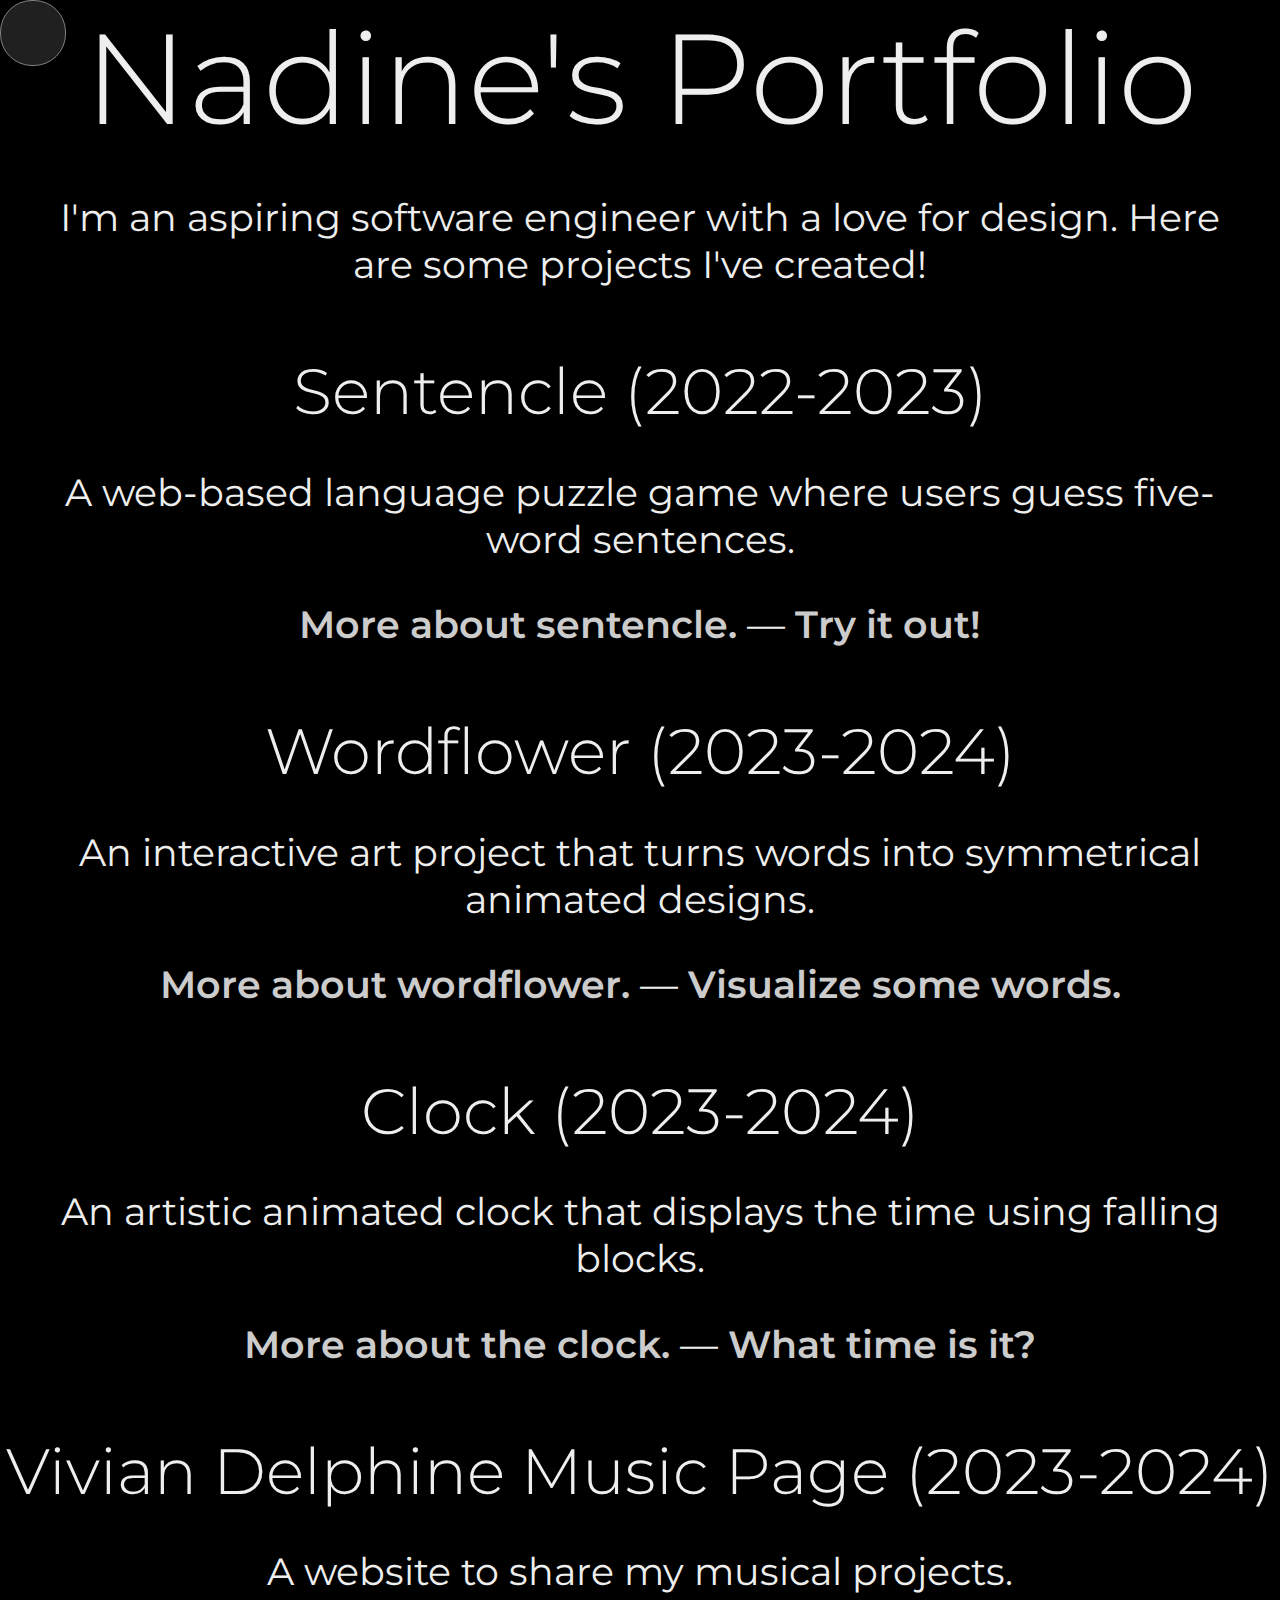
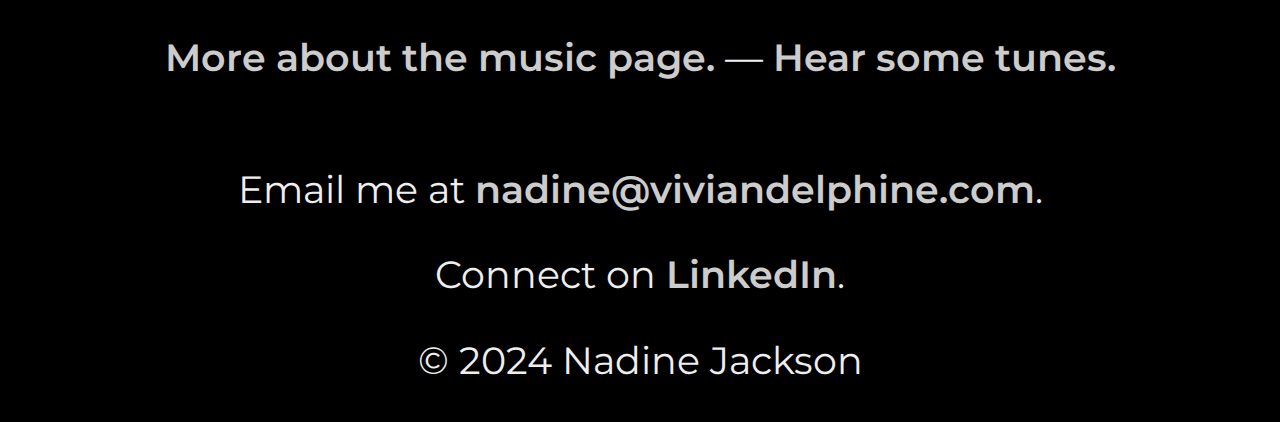
<file: portfolio/index.html>
<!DOCTYPE html>
<html lang="en">
<head>
    <meta charset="utf-8">
    <title>Nadine's Portfolio</title>
    <link href="style.css" rel="stylesheet" />
    <link rel="icon" type="image/x-icon" href="./favicon.png">
    <link rel="preconnect" href="https://fonts.googleapis.com">
<link rel="preconnect" href="https://fonts.gstatic.com" crossorigin>
<link href="https://fonts.googleapis.com/css2?family=Montserrat:wght@300;400;700&display=swap" rel="stylesheet">
</head>
<body>
    <h1>Nadine's Portfolio</h1>
    <p>I'm an aspiring software engineer with a love for design. Here are some projects I've created!</p>
    <h3>Sentencle (2022-2023)</h3>
    <p>A web-based language puzzle game where users guess five-word sentences.</p>
    <a href="./sentencle.html">More about sentencle.</a> — <a href="../sentencle/index.html">Try it out!</a>
    <h3>Wordflower (2023-2024)</h3>
    <p>An interactive art project that turns words into symmetrical animated designs.</p>
    <a href="./wordflower.html">More about wordflower.</a> — <a href="../wordflower/index.html">Visualize some words.</a>
    <h3>Clock (2023-2024)</h3>
    <p>An artistic animated clock that displays the time using falling blocks.</p>
    <a href="./clock.html">More about the clock.</a> — <a href="../clock/index.html">What time is it?</a>
    <h3>Vivian Delphine Music Page (2023-2024)</h3>
    <p>A website to share my musical projects.</p>
    <a href="./music.html">More about the music page.</a> — <a href="https://www.viviandelphine.com/music">Hear some tunes.</a>
    <br/><br/><p>Email me at <a id="hidey"></a>.</p>
    <p>Connect on <a href="https://www.linkedin.com/in/nadine-jackson/">LinkedIn</a>.</p>
    <p>© 2024 Nadine Jackson</p>
    <div id="follower"></div>
    <script>
        const follower = document.getElementById("follower");
        window.ontouchstart = e =>{
            document.getElementById("follower").style.display = "none";
        }
        window.onmousemove = e => {
            /*const interactable = e.target.closest(".interactable"),
                interacting = interactable !== null;*/

            const x = e.clientX - follower.offsetWidth / 2,
            y = e.clientY - follower.offsetHeight / 2;
            document.getElementById("follower").animate([
            // key frames
            { transform: 'translate(' +(x).toString() + 'px,' +(y).toString() + 'px)' }
            ], {
            // sync options
            duration: 1000,
            iterations: 1,
            fill: "forwards"
            });
            
            /*if (interacting){
                console.log("howdy");
                document.getElementById("follower").animate([
                // key frames
                { color: "#FF0000" }
                ], {
                // sync options
                duration: 100,
                iterations: 1,
                fill: "forwards"
                });
            }*/
        }
        document.addEventListener('mouseover', (e) => {
            if(e.target.closest('a') !== null) {
                document.getElementById("follower").animate([
                // key frames
                { 
                    width: "max(8vw, 8vh)",
                    height: "max(8vw, 8vh)",
                    backgroundColor: "#5555FF",
                    borderRadius: "max(4vw, 4vh)"
                }
                ], {
                // sync options
                duration: 100,
                iterations: 1,
                fill: "forwards"
                });
            }
            else{
                document.getElementById("follower").animate([
                // key frames
                { 
                    width: "max(5vw, 5vh)",
                    height: "max(5vw, 5vh)",
                    backgroundColor: "#404040",
                    borderRadius: "max(2.5vw, 2.5vh)"
                 }
                ], {
                // sync options
                duration: 100,
                iterations: 1,
                fill: "forwards"
                });
            }
        })
        window.onload = function(){
      var left = "nzazzzdzzizzznzze";
      var right = "dzzezzlzpzzzzhzzizznzzezz.zzczzozzmz";
      function fix(word){
        ret = "";
        for (letter in word){
          if (word[letter] != 'z'){
            ret += word[letter];
          }
        }
        return ret;
      }
      left = fix(left);
      right = fix(right);
      var result = left + "@vivian" + right;
      document.getElementById('hidey').innerHTML = result;
      var mt = fix("mzzaizzzltozzzzzz:")
      document.getElementById('hidey').href = "mailto:" + result;
    }
        /*
        const keyframes = {
            transform: `translate(${x}px, ${y}px) scale(${interacting ? 8 : 1})`
        }
        
        trailer.animate(keyframes, { 
            duration: 800, 
            fill: "forwards" 
        });*/
        
    </script>
</body>
</html>
</file>
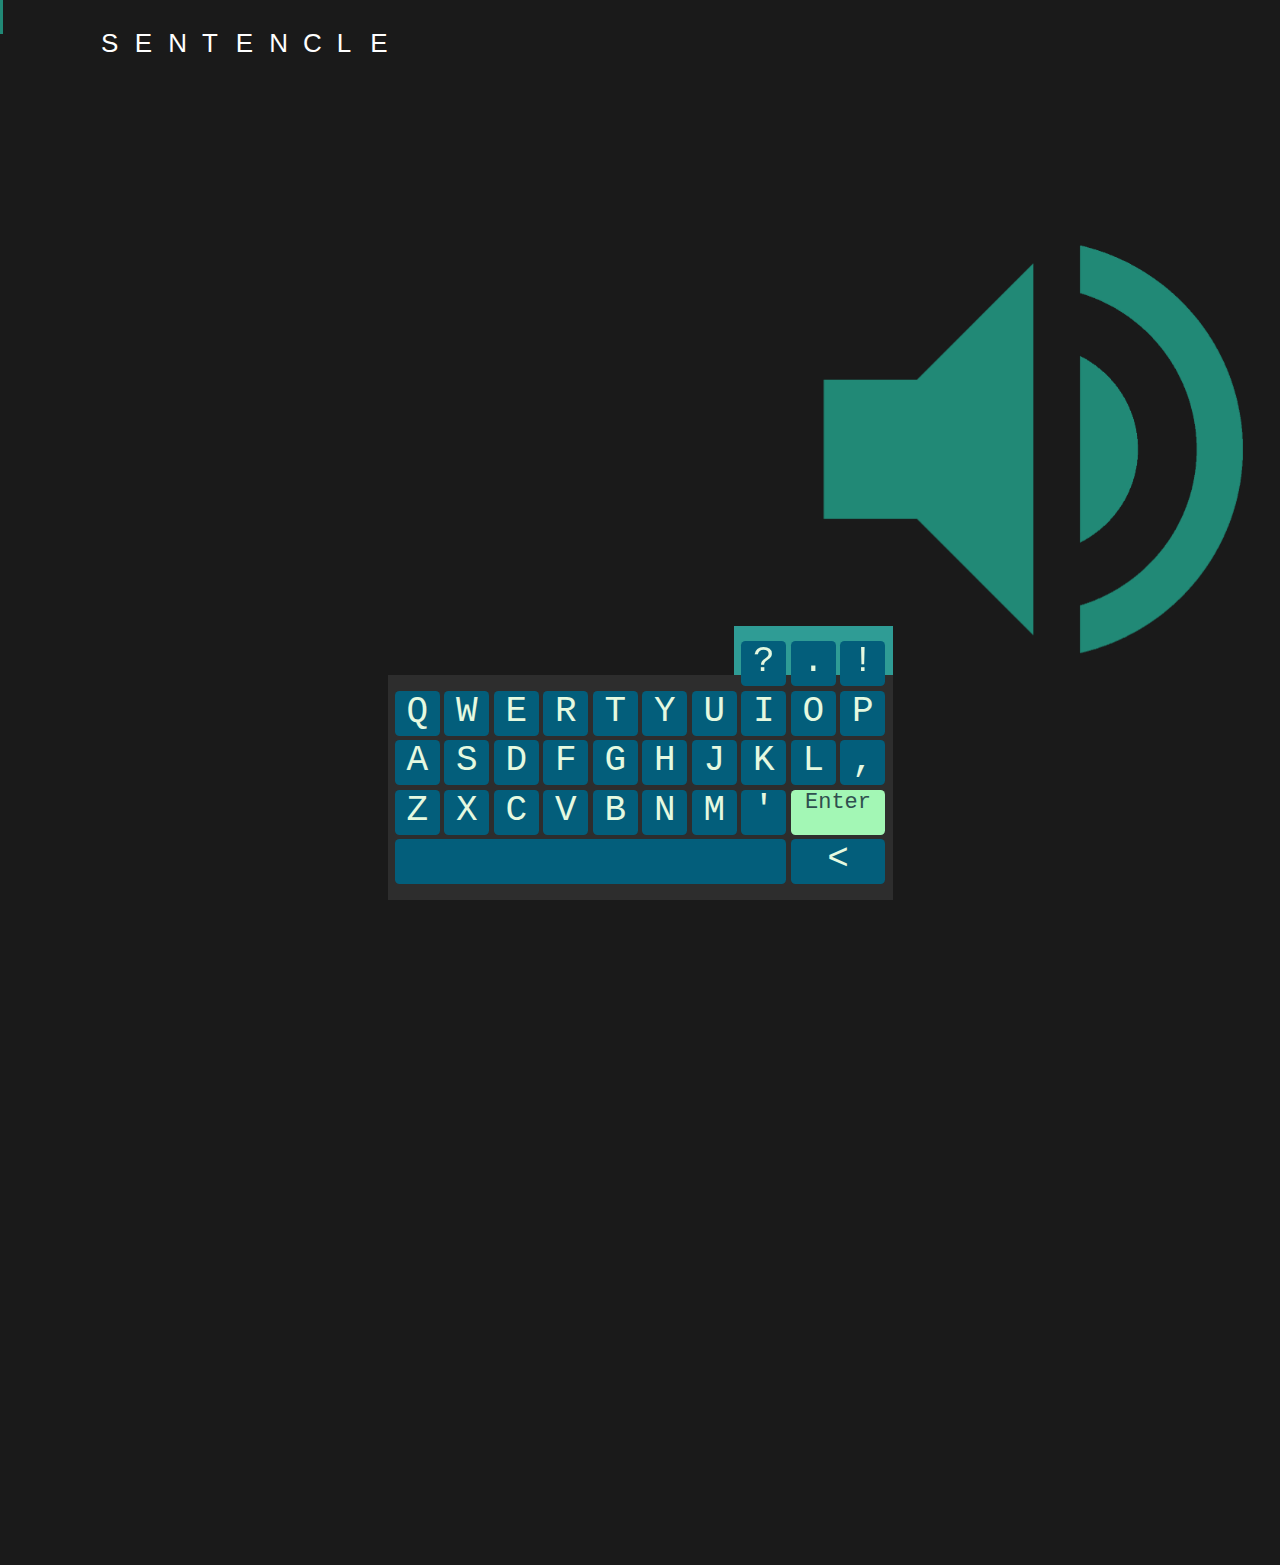
<file: sentencle/index.html>
<!DOCTYPE html>
<html>

<head>
  <title>Sentencle Demo</title>
  <link rel="stylesheet" href="style.css"></link>
  <link rel="icon" href="./favicon.ico"></link>
</head>
<body id="body" onkeydown="enter(event)" ontouchstart="noClicks()" onLoad="makeAll()" onkeyup="releaseKey(event)" onresize="redraw()">



<div id="inputsquares">
</div>

<div id="game">
</div>
<div id="info">
</div>
<div id="winScreen">
</div>
<div id="keyboard">
</div>
<div id="banner"></div>
<div id="menu">

</div>

<div id="rules">
</div>

<script src="./sentences.txt"></script>
<script>
var Guess = "";
var Prev = "";
var Prevs = []
var Level = 0;
var Cursor = 20;
var Keysize = 20;
var Width = 0;
var Height = 0;
var InputTop = 0;
var GameTop = 0;
var OutputTop = 0;
var Bound = 0;
var OldGuess = "-";
var today = new Date();
var dd = String(today.getDate()).padStart(2, '0');
var mm = String(today.getMonth() + 1).padStart(2, '0'); //January is 0!
var yyyy = today.getFullYear();
var key1 = new Audio('./KeyPress1.mp3');
var key12 = new Audio('./KeyPress1.mp3');
var key13 = new Audio('./KeyPress1.mp3');
var key14 = new Audio('./KeyPress1.mp3');
var key2 = new Audio('./KeyPress2.mp3');
var key22 = new Audio('./KeyPress2.mp3');
var key23 = new Audio('./KeyPress2.mp3');
var key24 = new Audio('./KeyPress2.mp3');
var doink = new Audio('./doink.mp3');
var doink2 = new Audio('./doink.mp3');
var doink3 = new Audio('./doink.mp3');
var doink4 = new Audio('./doink.mp3');
var winJingle = new Audio('./winJingle.mp3');
var SoundOn = true;
var Clicks = true;
var RulesOpen = false;
var MenuOpen = false;
var recentLetter = '4';
var ShareID = "winWord8";
function takeGuess() {
  var x = document.getElementById("frm1");
  var text = "";
  var i;
  for (i = 0; i < x.length ;i++) {
    text += x.elements[i].value + "<br>";
  }
  return text;
}
var clickInterval;
function darkLetter(c){
  document.getElementById("key" + c).style["background-color"] = "DarkSlateGray";
  document.getElementById("key" + c).style["color"] = "#E5F9E0";
}
function lightLetter(c){
  if (c == "3"){
  document.getElementById("key" + c).style["background-color"] = "#A3F7B5";
  document.getElementById("key" + c).style["color"] = "DarkSlateGray";
}
else{
  document.getElementById("key" + c).style["background-color"] = "#035E7B";
}
}
function updateHard(guess, goal) {
  guess = guess.toUpperCase();
  streak = false;
  l = [];
  if (guess.slice(0, 1) != goal.slice(0, 1)){
    l.push("");
  }
  while ((guess.length > 0) && goal.includes(guess.charAt(0)))
  {
      while (goal.charAt(0) != guess.charAt(0)){
          streak = false;
          goal = goal.slice(1);
        }

      if (streak){
          last = l.pop();
          l.push(last + guess.charAt(0));
        }
      else{
          l.push(guess.slice(0, 1));
        }
      streak = true;
      guess = guess.slice(1);
      goal = goal.slice(1);
      //guess =;
    }
    if (guess.slice(-1) != goal.slice(-1)){
      l.push("");
    }
  return l;
  //return ["HELLO WORLD."]
}
function updateMedium(guess, goal) {
  let i = 0;
  while (i < guess.length && goal.includes(guess.slice(i, i+1))){
    i += 1;
  }
  let letterbank = guess.slice(0, i) + " ";
  let s = "";
  for (i = 0; i < goal.length; i++){
    //return goal.split(" ");
    if (letterbank.includes(goal.slice(i, i+1))){

      s += goal.charAt(i);
    }
    else{
      if (s.slice(-1) != "*"){
        s += "*";
      }
    }
  }
  return s.split("*");
}

function updateEasy(guess, goal) {
  let i = 0;
  while (i < guess.length && goal.includes(guess.slice(i, i+1))){
    i += 1;
  }
  let letterbank = guess.slice(0, i) + " ";
  let s = "";
  for (i = 0; i < goal.length; i++){
    //return goal.split(" ");
    if (letterbank.includes(goal.slice(i, i+1))){
      s += goal.charAt(i);
    }
    else{
        s += "*";
    }
  }
  return s.split("*");
}
function update(guess, goal, difficulty){
  if (difficulty == "easy"){
    return updateEasy(guess, goal);
  }
  else if (difficulty == "medium"){
    return updateMedium(guess, goal);
  }
  else{
    return updateHard(guess, goal);
  }
}
function playOneOf(l){
  let i = 0;
  for (i = 0; i < l.length; i++){
    let sound = l[i];
    //sound.load();
    if (sound.currentTime == 0 || sound.ended){
      if (sound.ended){
        sound.load();
      }
      sound.volume = 0.3;
      sound.play();
      return true;
    }}
    return false;
  }
function playSound(sound){
  if (SoundOn){
    //sound2 = sound.cloneNode();
    //sound2.play();
    if (sound == key1 && Clicks){
      playOneOf([key1, key12, key13, key14]);

    }
    else if (sound == key2 && Clicks){
      playOneOf([key2, key22, key23, key24]);

    }
    else if (sound == doink && Clicks){
      playOneOf([doink, doink2, doink3, doink4]);

    }
    else if (sound == winJingle) {
      playOneOf([winJingle]);
    }
  }
}

  function updateGuess(key){
    Guess += "A";
  }

  function charXY(x, y, c){
    return "<div id=\"character\" style=\"position: absolute;\nleft: " + x.toString() + "px;\ntop: " + y.toString() + "px;\nwidth: " + Keysize.toString()+ "px;\nheight: " + Keysize.toString() + "px;\nfont-size: " + parseInt(Keysize * 0.8).toString() + "px;\">" + c + "</div>";
  }
  function spaceXY(x, y){
    return "<div id=\"spacer\" style=\"position: absolute;\nleft: " + x.toString() + "px;\ntop: " + y.toString() + "px;\nwidth: " + Keysize.toString() + "px;\nheight: " + Keysize.toString() + "px;\nfont-size: " + parseInt(Keysize * 0.8).toString() + "px;\">*</div>";
  }

function newXY(x, y, n, lbound = Bound, rbound = Width - Bound){
  if (x <= rbound - Keysize * 2){
    x += Keysize;
  }
  else{
    x = lbound;
    y += Keysize;
  }
  if (n == 0){
    return x;
  }
  return y;
}
function mute(){
  SoundOn = ! SoundOn;
  makeBanner();
}
function noClicks(){
  Clicks = false;
}
function makeSound(){
  if (SoundOn){
    document.getElementById("banner").innerHTML = "<img id=\"sound\" src=\"./sound_on.png\" onclick=\"mute()\" alt=\"Sound on Symbol\"></img>";
  }
  else{
    document.getElementById("banner").innerHTML = "<img id=\"sound\" src=\"./sound_off.png\" onclick=\"mute()\" alt=\"Sound off Symbol\"></img>";
  }
  document.getElementById("sound").style["height"] = "50%";
  document.getElementById("sound").style["position"] = "absolute";
  document.getElementById("sound").style["top"] = "25%";
  document.getElementById("sound").style["right"] = InputTop / 4 + "px";
}
function makeLine(n, y){
  document.getElementById("menu-button").innerHTML += "<div class='line' id='line" + n.toString() +  "'></div>";
  height = 20;
  width = 100;
  //top = y;
  left = 5;
  document.getElementById("line" + n.toString()).style['height'] = height.toString() + "%";
  document.getElementById("line" + n.toString()).style['width'] = width.toString() + "%";
  document.getElementById("line" + n.toString()).style['top'] = (y).toString() + "%";
  document.getElementById("line" + n.toString()).style['left'] = left.toString() + "%";
  document.getElementById("line" + n.toString()).style['border-radius'] =  (Keysize / 10).toString() + "px";
}
function makeMenu(){
  document.getElementById("banner").innerHTML += "<div id='menu-button' onclick='openMenu()'></div>";
  makeLine(1, 0);
  makeLine(2, 40);
  makeLine(3, 80);
  document.getElementById("menu-button").style['position'] = "absolute";
  document.getElementById("menu-button").style['height'] = (InputTop / 2).toString() + "px";
  document.getElementById("menu-button").style['width'] = (InputTop / 2).toString() + "px";
  document.getElementById("menu-button").style['top'] = (InputTop / 4).toString() + "px";
  document.getElementById("menu-button").style['left'] = (InputTop / 4).toString() + "px";
  //document.getElementById("menu-button").style['background-color'] = "Red";
  document.getElementById("menu").style['height'] = (Height / 2).toString() + "px";
  document.getElementById("menu").style['width'] = "0px";//(Width * 3 / 4).toString() + "px";
  document.getElementById('menu').style['left'] = ((window.innerWidth / 2) - (Width / 2)).toString() + "px";
}
function makeBanner(){
  document.getElementById("banner").style["height"] = (InputTop).toString() + "px";
  document.getElementById("banner").style["width"] = (Width).toString() + "px";
  document.getElementById("banner").style["left"] = ((window.innerWidth / 2) - (Width / 2)).toString() + "px";
  makeSound();
  y0 = (InputTop - Keysize) / 2;
  lbound = (Width - Keysize * "SENTENCLE".length) / 2;
  document.getElementById("banner").innerHTML += prettyPrint("SENTENCLE", y0, lbound);
  makeMenu();
}
function moveCursor(y = Bound){
  document.getElementById("cursor").style["left"] = (Cursor).toString() + "px";
  document.getElementById("cursor").style["top"] = (y).toString() + "px";
}
function makeCursor(y = Bound){
  c = "<div id='cursor'></div>";
  document.getElementById("inputsquares").innerHTML += c;
  document.getElementById("cursor").classList.add("stop-flashing-red");
  document.getElementById("cursor").style["height"] = (Keysize).toString() + "px";
  document.getElementById("cursor").style["width"] = (Keysize / 10).toString() + "px";
  moveCursor(y);
}
function makeInput(){
  document.getElementById("inputsquares").style["height"] = (Height / 4 - Height / 10 + 13).toString() + "px";
  document.getElementById("inputsquares").style["width"] = (Width).toString() + "px";
  document.getElementById("inputsquares").style["top"] = (InputTop).toString() + "px";
  document.getElementById("inputsquares").style["left"] = ((window.innerWidth / 2) - (Width / 2)).toString() + "px";
  //document.getElementById("cursor").style["height"] = (100).toString() + "px";
  makeCursor();
}
function makeGame(){
  document.getElementById("game").style["height"] = (Height/2).toString() + "px";
  document.getElementById("game").style["width"] = (Width).toString() + "px";
  document.getElementById("game").style["top"] = (GameTop).toString() + "px";
  document.getElementById("game").style["left"] = ((window.innerWidth / 2) - (Width / 2)).toString() + "px";
}
function makeKey(c, x, y, w=Keysize, h=Keysize){
  keyID = "key" + c;
  md = " onmousedown=\"mouseClickLetter('" + c + "')\"";
  //if (c == " "){
    //md = " onmousedown=\"clickSpace()\"";
  //}
  mov = " onmouseover=\"mouseDarkLetter('" + c + "')\"";
  mo = " onmouseout=\"lightLetter('" + c + "')\"";
  ts = " ontouchstart=\"mobileDarkLetter('" + c + "')\"";
  te = " ontouchend=\"mobileClickLetter('" + c + "')\"";
  if (c == "1"){
    c = "'";
  }
  else if (c == "2"){
    c = "<";
  }
  if (c == "3"){
    document.getElementById("keyboard").innerHTML += "<div id=\"" + keyID + "\" " + md + mo + mov + ts + te + ">" + "Enter" +  "</div>";
    document.getElementById(keyID).style["background-color"] = "#A3F7B5";
    document.getElementById(keyID).style["font-size"] = (parseInt(h * 0.5)).toString() + "px";
    document.getElementById(keyID).style["color"] = "DarkSlateGray";
  }
  else{
    document.getElementById("keyboard").innerHTML += "<div id=\"" + keyID + "\" " + md + mo + mov + ts + te + ">" + c +  "</div>";
    document.getElementById(keyID).style["background-color"] = "#035E7B";
    document.getElementById(keyID).style["font-size"] = (parseInt(h * 0.8)).toString() + "px";
    document.getElementById(keyID).style["color"] = "#E5F9E0";
  }
  document.getElementById(keyID).addEventListener('touchend', event => {
    event.preventDefault();
  });
  document.getElementById(keyID).style["text-align"] = "center";
  document.getElementById(keyID).style["user-select"] = "none";
  document.getElementById(keyID).style["font-family"] = "monospace,sans-serif";
  document.getElementById(keyID).style["width"] = w.toString() + "px";
  document.getElementById(keyID).style["height"] = h.toString() + "px";
  document.getElementById(keyID).style["border-radius"] = h/10 + "px";
  document.getElementById(keyID).style["position"] = "absolute";
  document.getElementById(keyID).style["left"] = x.toString() + "px";
  document.getElementById(keyID).style["top"] = y.toString() + "px";
  document.getElementById(keyID).style["touch-action"] = "manipulation";
}
function makeKeys(){
  //document.getElementById("banner").innerHTML = dd + "/" + mm + "/" + yyyy;
  board = ["?.!", "QWERTYUIOP", "ASDFGHJKL,", "ZXCVBNM1"];
  kbh = Height/4;
  document.getElementById("keyboard").style["height"] = (kbh).toString() + "px";
  document.getElementById("keyboard").style["width"] = (Width).toString() + "px";
  document.getElementById("keyboard").style["bottom"] = "0px";//(Height).toString() + "px";
  document.getElementById("keyboard").style["left"] = ((window.innerWidth / 2) - (Width / 2)).toString() + "px";

  keyWidth = parseInt(Width / 10);
  keyHeight = parseInt(kbh / 5);
  keyWidth = parseInt(keyWidth * parseFloat(10.0 / 11));
  vspaceSize = keyHeight / 10;
  spaceSize = keyWidth / 10;
  x = (Width - 10 * keyWidth - 9 * spaceSize) / 2 + 7 * (keyWidth + spaceSize);

  //background-color: #2F9C95;
  y = (kbh - (4 * keyHeight + 3 * spaceSize)) / 2 - (keyHeight + spaceSize);
  document.getElementById("keyboard").innerHTML += "<div id='punc'></div>";
  document.getElementById("punc").style["height"] = (keyHeight + spaceSize).toString() + "px";
  document.getElementById("punc").style["width"] = ((Width - 10 * keyWidth - 9 * spaceSize) + 3 * keyWidth + 2* spaceSize).toString() + "px";
  document.getElementById("punc").style["position"] = "absolute";
  document.getElementById("punc").style["top"] = (0 - (keyHeight + spaceSize)).toString() + "px";
  document.getElementById("punc").style["right"] = (0).toString() + "px";
  document.getElementById("punc").style["background-color"] = "#2F9C95";
  //document.getElementById("keyboard").style["height"] = 300 + "px";
  for (var i = 0; i < board.length; i++){
    for (var j = 0; j < board[i].length; j++){
      c = board[i].slice(j, j+1);
      makeKey(c, x, y, keyWidth, keyHeight);
      x += keyWidth + spaceSize;
    }
    x = (Width - 10 * keyWidth - 9 * spaceSize) / 2;
    y += keyHeight + keyHeight / 10;
  }
  x = (Width - 10 * keyWidth - 9 * spaceSize) / 2;//space
  c = " ";
  makeKey(c, x, y, 7 * spaceSize + 8 * keyWidth, keyHeight);
  c = "2";//back
  x = (Width - 10 * keyWidth - 9 * spaceSize) / 2 + 8 * spaceSize + 8 * keyWidth;
  makeKey(c, x, y, 1 * spaceSize + 2 * keyWidth, keyHeight);
  //c = "1";//quote
  //x = parseInt(Keysize * 0.9) + 8 * spaceSize;
  //y = parseInt(Keysize * 0.9) + 2 * spaceSize;
  //makeKey(c, x, y, Keysize, Keysize);
  c = "3";//enter
  //x = (Width - 11 * keyWidth - 10 * spaceSize) / 2 + 9 * keyWidth + 9 * spaceSize;
  y = (kbh - (4 * keyHeight + 3 * spaceSize)) / 2 + 2 * keyHeight + 2 * spaceSize;
  makeKey(c, x, y, keyWidth * 2 + spaceSize, keyHeight);
  }
  function makeInfo(){
    let prev_guesses_str = getCookie("prev_guesses");
    let prev_guesses = prev_guesses_str.split("-");
    Level = 6 * Keysize * prev_guesses.length + Height / 4;
    goalSentence = SentenceBank[parseInt(dd) - 1].toUpperCase();
    if (prev_guesses.length > 0){
      document.getElementById("info").innerHTML = "<div id=\"infobox\" style=\"height: "+ Level.toString() + "px;\ntop: "+ parseInt(Height * 0.75) +"px;\nleft: "+ (window.innerWidth / 2 - Width / 2).toString() +"px;\nwidth: "+ parseInt(Width) +"px;\n\">" + printAll(prev_guesses, goalSentence) + "</div>";
    }
    return prev_guesses;
  }
function makeAll(){
  Width = window.innerWidth;
  Height = window.innerHeight;
  let prev_guesses_str = getCookie("prev_guesses");
  let prev_guesses = prev_guesses_str.split("-");
  Level = 6 * Keysize * prev_guesses.length + Height / 4;
  if (Height / parseFloat(Width) > 1.7787){
    Height = parseInt(1.7787 * Width);
  }
  else {
    Width = parseInt(Height / 1.7787);
  }
  InputTop = Height / 10;
  OutputTop = Height * 3 / 4;
  GameTop = Height / 4;
  Keysize = Width / 15;
  Bound = (Width - 13 * Keysize - 1) / 2;
  Cursor = Bound;
  makeInput();
  makeGame();
  makeBanner();
  makeKeys();
  makeInfo();
  if (getCookie("won") == "true"){
    winSequence();
  }
  if (getCookie("mode") == ""){
    setCookie("mode", "medium");
  }
  if (MenuOpen){
    openMenu();
  }
  if (RulesOpen){
    showRules();
  }
}

function prettyPrint(s, y0, lbound = Bound, rbound = Width - Bound){
  ret = "";
  x = lbound;
  y = y0;
  //s = l.join("*");
  for (var i = 0; i < s.length; i++){
    if (s.slice(i, i+1) == "*"){
      ret += spaceXY(x, y, s.slice(i, i+1));
    }
    else {
      ret += charXY(x, y, s.slice(i, i+1));
    }
      y = newXY(x, y, 1, lbound, rbound);
      x = newXY(x, y, 0, lbound, rbound);

  }
  return ret;
}
function testPrint(l){
  ret = "";
  for (i = 0; i < l.length; i++){
    for (j = 0; j < l[i].length; j++){
      ret += l[i][j] + "/";
    }
    ret += "<br/>";
  }
  return ret;
}
function printAll(l, goalSentence){
  y = Keysize;
  ret = "";
  for (i = l.length - 1; i >= 0; i--){
    s = l[i];
    ret += prettyPrint(s, y);
    y += Keysize * 2;
  }
  return ret;
}
function incomplete(l, g){
    return ((! (l.length == 1)) || (! (l[0] === g)));
  }
window.addEventListener('keydown', (e) => {
  if (e.keyCode === 32 && e.target === document.body) {
    e.preventDefault();
  }
});
function userError(){
  playSound(doink);
  list = document.getElementById("cursor").classList;
  list.remove("stop-flashing-red");
  list.remove("flash-red");
  void document.getElementById("cursor").offsetWidth;
  list.add("flash-red");
}
function makeWinWord(word, id, y){
  //document.getElementById(id).innerHTML = word;
  if (word == "SHARE"){
    //console.log(id);
    //document.getElementById(id).onclick = shareResults();
    document.getElementById(id).style["touch-action"] = "manipulation";
  }
  let num = id.split("winWord")[1];
  if (num < 5){
  if (num % 2 == 0){
    document.getElementById(id).style['left'] = "0px";
    document.getElementById(id).style['animation-name'] = "slide-left";
  }
  else{
    document.getElementById(id).style['left'] = Width.toString() + "px";
    document.getElementById(id).style['animation-name'] = "slide-right";
    document.getElementById(id).style['transform'] = "translate(-100%, 0)";
  }}
  else{
    document.getElementById(id).style['left'] = (Width / 2).toString() + "px";
    document.getElementById(id).style['transform'] = "translate(-50%, 0)";
    document.getElementById(id).style['animation-name'] = "fade-in";
    num -= 1;
  }
  document.getElementById(id).style['height'] = Keysize.toString() + "px";
  document.getElementById(id).style['width'] = (Keysize * word.length).toString() + "px";
  document.getElementById(id).style['top'] = (y).toString() + "px";
  document.getElementById(id).style['background-color'] = "#035E7B";
  document.getElementById(id).style['animation-delay'] = (num / parseFloat(2)).toString() + "s";
  document.getElementById(id).innerHTML = prettyPrint(word, 0, 0, (Keysize * word.length + 1));//, (Width / 2 - Keysize * word.length / 2), Width - Bound);
}
function winSequence(){
  playSound(winJingle);
  document.getElementById("winScreen").style['height'] = (Height * 3 / 4 - InputTop).toString() + "px";
  document.getElementById("winScreen").style['top'] = (InputTop).toString() + "px";
  document.getElementById("winScreen").style['left'] = (window.innerWidth / 2 - Width / 2).toString() + "px";
  document.getElementById("winScreen").style['width'] = (Width).toString() + "px";
  let words = (SentenceBank[parseInt(dd) - 1].toUpperCase()).split(' ');
  words.push("");
  let guesses = getCookie("guesses");
  if (guesses == "1"){
    words.push(guesses + " GUESS");
  }
  else{
    words.push(guesses + " GUESSES");
  }
  words.push(getCookie("mode").toUpperCase() + " MODE");
  let hints = getCookie("hints");
  if (hints != ""){
    ShareID = "winWord9";
    if (hints == "1"){
      words.push("WITH " + hints + " HINT");
    }
    else{
      words.push("WITH " + hints + " HINTS");
    }
  }
  words.push("SHARE");
  words.push("");
  var i = 0;
  var y = (Height * 3 / 4 - InputTop) / 2 - Keysize * (words.length - 1) / 2;
  let newClass = "winWord";
  newID = newClass + "0";
  //let colors = ["Red", "Orange", "Yellow", "Green", "Blue", "Purple"];
  for (i = 0; i < words.length; i++){
    newID = "winWord" + i.toString();
    //document.getElementById("winScreen").innerHTML += (i).toString();
    if (words[i] == "SHARE"){
      document.getElementById("winScreen").innerHTML += "<div id=\"" + newID + "\" onclick='shareResults()'></div>";
    }
    else{
      document.getElementById("winScreen").innerHTML += "<div id=\"" + newID + "\"></div>";
    }
    document.getElementById(newID).classList.add(newClass);
    makeWinWord(words[i], newID, y);
    y += Keysize;
  }

}
function enterPressed(){
  if (getCookie("won") != "true"){
  clearInterval(clickInterval);
  let num_guesses_str = getCookie("guesses");
  let num_guesses = 0;
  if (num_guesses_str != ""){
    num_guesses = parseInt(num_guesses_str);
  }
  //setCookie("guesses", (num_guesses + 1).toString());
  if (Guess.length > 0){
  playSound(key2);
  setCookie("guesses", (num_guesses + 1).toString());
  setCookie("maxDifficulty", getCookie("mode"));
  goalSentence = SentenceBank[parseInt(dd) - 1].toUpperCase();
  OldGuess = Guess;
  current = update(OldGuess, goalSentence, getCookie("mode"));
  text = prettyPrint("GUESS: " + OldGuess, Bound);
  text += prettyPrint(current.join("*"), parseInt(Height * 0.23));
  if (incomplete(current, goalSentence)){
    text += prettyPrint("TRY AGAIN", parseInt(Height * 0.43));
  }
  else{
    text += prettyPrint("YOU WON!", parseInt(Height * 0.43));
    setCookie("won", "true");
    winSequence();
  }
  prev_guesses = makeInfo();
  if (! prev_guesses.includes(current.join("*")) && "*" != current.join("*")){
    prev_guesses.push(current.join("*"));
    setCookie("prev_guesses", prev_guesses.join("-"));
  }
  document.getElementById("game").innerHTML = text;
  Guess = "";
  reset("");
}
else{
  userError();
}}
else{
  playSound(key2);
}
}

function reset(s){
  Cursor = Bound;
  y = Bound;
  document.getElementById('inputsquares').style["height"] = (Height / 4 - Height / 10 + 13).toString() + "px";
  document.getElementById('inputsquares').innerHTML = "";
  GameTop = Height / 4;
  document.getElementById('game').style["top"] = (GameTop).toString() + "px";
  document.getElementById('game').style["height"] = (Height / 2).toString() + "px";
  for (i = 0; i < s.length; i++){
    c = s[i];
    if (c == " ") {
      y = newXY(Cursor, y, 1, Bound, Width - Bound);
      Cursor = newXY(Cursor, y, 0, Bound, Width - Bound);
    }
    else{
      //document.getElementById('userinput').value += x;
      document.getElementById('inputsquares').innerHTML += charXY(Cursor, y, c);

      y = newXY(Cursor, y, 1, Bound, Width - Bound);
      if (y > GameTop - InputTop - Bound - Keysize){
        document.getElementById('inputsquares').style["height"] = (GameTop - InputTop + Bound * 2 + Keysize).toString() + "px";
        GameTop += Keysize;
        document.getElementById('game').style["top"] = (GameTop).toString() + "px";
        document.getElementById('game').style["height"] = (OutputTop - GameTop).toString() + "px";
      }
      Cursor = newXY(Cursor, y, 0, Bound, Width - Bound);
    }
  }
  makeCursor(y);
}
function clickLetter(c){
  if (getCookie("won") != "true"){
  if (Guess.length < (13 * 5 - 7)){
    playSound(key1);
    if (c == "1"){
      Guess += "'";
      document.getElementById('inputsquares').innerHTML = "";
      reset(Guess);

      Cursor += 20;
    }
    else if (c == " "){
      clickSpace();
    }
    else if (c == "2"){
      backPressed();
    }
    else if (c == "3"){
      enterPressed();
    }
    else{
      Guess += c.toUpperCase();
      //document.getElementById('userinput').value += x;
      document.getElementById('inputsquares').innerHTML = "";
      reset(Guess);
    }
  }
  else{
    userError;
  }}
  else{
    playSound(key1);
  }
}
function backPressed(){
  if (getCookie("won") != "true"){
if(Guess.length > 0){
  playSound(key2);
  document.getElementById('inputsquares').innerHTML = "";
  Guess = Guess.slice(0, Guess.length - 1);
  reset(Guess);
}
else{
  userError();
}}
else{
  playSound(key2);
}
}
function clickSpace(){
  if (getCookie("won") != "true"){
  if (Guess.length > 0 && Guess.slice(-1) != " " && Guess.length < (13 * 5 - 7)){
    playSound(key2);
    Guess += " ";
    //Cursor += 20;
    reset(Guess);
  }
  else{
    userError();
  }}
  else{
    playSound(key2);
  }
}
function enter(event) {
  var x = event.key;
  if (x != "1"){
  if (x == "'"){
    playSound(key1);
    x = "1";
  }
  if (x == "Enter") {
    enterPressed();
  }
  else if (x == "Backspace"){
    darkLetter("2");
    backPressed();
  }
  else if (x == " ") {
    darkLetter(" ");
    clickSpace();
  }
  else if ("qwertyuiopasdfghjklzxcvbnmQWERTYUIOPASDFGHJKLZXCVBNM.,?!1".includes(x) && Guess.length < (13 * 5 - 7)){
    darkLetter(x.toUpperCase());
    clickLetter(x);
  }
  else if (Guess.length >= (13 * 5 - 7)){
    userError();
  }
}
}
function releaseKey(event) {
  var x = event.key;
  if (x == "'"){
    x = "1";
  }
  if (x == "Backspace"){
    x = "2";
  }
  // If the pressed keyboard button is "a" or "A" (using caps lock or shift), alert some text.
  if ("qwertyuiopasdfghjklzxcvbnmQWERTYUIOPASDFGHJKLZXCVBNM.,?!12 ".includes(x)){
    lightLetter(x.toUpperCase());
    //document.getElementById('userinput').value += x;
  }
}
function mobileDarkLetter(c){
  darkLetter(c);
  recentLetter = c;
}
function mouseDarkLetter(c){
  if (recentLetter != c){
  darkLetter(c);
}
}
function mobileClickLetter(c){
  //if (SoundOn){mute();}
  clickLetter(c);
  lightLetter(c);
}
function mouseClickLetter(c){
  if (recentLetter != c){
  clickLetter(c);
  //document.getElementById("banner").style["background-color"] = "Red";
  }
  else{
    recentLetter = "4";
  }
}
function redraw(){
  let goalSentence = SentenceBank[parseInt(dd) - 1].toUpperCase();
  document.getElementById("keyboard").innerHTML = "";
  makeAll();
  reset(Guess);
  document.getElementById("game").innerHTML = "";
  let text = "";
  if (OldGuess != "-"){
    text = prettyPrint("GUESS: " + OldGuess, Keysize);
    current = update(OldGuess, goalSentence, getCookie("mode"));
    text += prettyPrint(current.join("*"), parseInt(Height * 0.23));
    if (incomplete(current, goalSentence)){
      text += prettyPrint("TRY AGAIN", parseInt(Height * 0.43));
    }
    else{
      text += prettyPrint("YOU WON!", parseInt(Height * 0.43));
    }
  }
  let prev_guesses_str = getCookie("prev_guesses");
  let prevs = prev_guesses_str.split("-");
  document.getElementById("game").innerHTML = text;
  if (prevs.length > 0){
    Level = parseInt(6 * Keysize * prevs.length + Height * 0.25);
    document.getElementById("info").innerHTML = "<div id=\"infobox\" style=\"height: "+ Level.toString() + "px;\ntop: "+ parseInt(Height * 0.75) +"px;\nleft: "+ parseInt(window.innerWidth / 2 - Width / 2) +"px;\nwidth: "+ parseInt(Width) +"px;\n\">" + printAll(prevs, goalSentence) + "</div>";
  }

}
function longestPrev(){
  let longest = "";
  let prev_guesses_str = getCookie("prev_guesses");
  let prevs = prev_guesses_str.split("-");
  for (let i = 0; i < prevs.length; i++){
    let s = prevs[i];
    //let o = prevs[i];
    while (s.includes("*")){
      s = s.replace("*", "");
      //o = o.replace("*", "");
    }
    //while (s.includes(" ")){
    //  s = s.replace(" ", "");
    //}
    if (s.length > longest.length){
      longest = s;
    }
  }
  return longest;
}
function addHelpfulChar(s){
  let goalSentence = SentenceBank[parseInt(dd) - 1].toUpperCase();
  if (s.length >= goalSentence.length){
    return goalSentence;
  }
  let l = [];
  let inWord = [];
  let sCopy = s.slice(0);
  let i = 0;

  while (goalSentence.length > 0){
    if (sCopy == "" ||  sCopy.slice(0, 1) != goalSentence.slice(0, 1)){
      l.push(i);
    }
    else{
      inWord.push(i);
      sCopy = sCopy.slice(1);
    }
    goalSentence = goalSentence.slice(1);
    i += 1;
  }

  let newCharIndex = Math.floor(Math.random() * l.length);
  let ret = "";

  i = 0;
  goalSentence = SentenceBank[parseInt(dd) - 1].toUpperCase();
  while (inWord[i] < l[newCharIndex]){
    ret += goalSentence.slice(inWord[i], inWord[i] + 1);
    i += 1;
  }
  ret += goalSentence[l[newCharIndex]];
  while (i < inWord.length){
    ret += goalSentence.slice(inWord[i], inWord[i] + 1);
    i += 1;
  }
  if (ret.slice(0, 1) == " "){
    ret = ret.trimStart();
  }
  while (ret.includes("  ")){
    ret = ret.slice(0, ret.indexOf("  ")) + ret.slice(ret.indexOf("  ") + 1);
  }
  while (update(ret, goalSentence, getCookie("mode")).join("*") == update(s, goalSentence, getCookie("mode")).join("*")){
    ret = addHelpfulChar(s);
  }
  return ret;
}
function betterGuess(){
  let bestGuess = longestPrev();
  bestGuess = addHelpfulChar(bestGuess);
  return bestGuess + "3";
}
function giveHint(){
  closeMenu();
  let n = 0;
  let hint = betterGuess();
  clickInterval = setInterval(function () {
    clickLetter(hint.slice(n, n+1));
    n ++;
  }, 100);
  let hintstr = getCookie("hints");
  let hintnum = 0;
  if (hintstr != ""){
    hintnum = parseInt(hintstr);
  }
  setCookie("hints", (hintnum + 1).toString());
}
function makeHintButton(active = true){
  let oc = "";
  if (active){
    oc = "onclick='giveHint()'";
  }
  document.getElementById("menu").innerHTML += "<div id='hint button' " + oc + "></div>";
  document.getElementById("hint button").innerHTML = prettyPrint("HINT", Bound, Bound);
  if (! active){
    document.getElementById("hint button").style['opacity'] = "0.5";
  }
}
function makeEasy(){
  closeMenu();
  setCookie("mode", "easy");
}
function makeEasyButton(active){
  let oc = "";
  if (active){
    oc = "onclick='makeEasy()'";
  }
  document.getElementById("menu").innerHTML += "<div id='easy button' " + oc + "></div>";
  document.getElementById("easy button").innerHTML = prettyPrint("EASY", Bound + Keysize, Bound);
  if (! active){
    document.getElementById("easy button").style['opacity'] = "0.5";
  }
}
function makeMedium(){
  closeMenu();
  setCookie("mode", "medium");
}
function makeMediumButton(active){
  let oc = "";
  if (active){
    oc = "onclick='makeMedium()'";
  }
  document.getElementById("menu").innerHTML += "<div id='medium button' " + oc + "></div>";
  document.getElementById("medium button").innerHTML = prettyPrint("MEDIUM", Bound + 2 * Keysize, Bound);
  if (! active){
    document.getElementById("medium button").style['opacity'] = "0.5";
  }
}
function makeHard(){
  closeMenu();
  setCookie("mode", "hard");
}
function makeHardButton(active){
  let oc = "";
  if (active){
    oc = "onclick='makeHard()'";
  }
  document.getElementById("menu").innerHTML += "<div id='hard button' " + oc + "></div>";
  document.getElementById("hard button").innerHTML = prettyPrint("HARD", Bound + 3 * Keysize, Bound);
  if (! active){
    document.getElementById("hard button").style['opacity'] = "0.5";
  }
}

function closeRules(){
  RulesOpen = false;
  document.getElementById('rules').innerHTML = "";
  document.getElementById('rules').style['height'] = "0px";
}
function showRules(){
  closeMenu();
  RulesOpen = true;
  document.getElementById("rules").style['position'] = 'absolute';
  document.getElementById("rules").style["color"] = '#E5F9E0';
  document.getElementById("rules").style["text-align"] = 'center';
  document.getElementById("rules").style["font-family"] = 'monospace,sans-serif';
  document.getElementById("rules").style['top'] = (Height / 10).toString() + 'px';
  document.getElementById("rules").style['left'] = ((window.innerWidth - Width) / 2).toString() + 'px';
  document.getElementById("rules").style['height'] = (Height).toString() + "px";
  document.getElementById("rules").style['width'] = Width.toString() + "px";
  document.getElementById("rules").innerHTML = "<div id='rules x' onclick='closeRules()'></div>";
  //document.getElementById("rules x").onclick = function(){closeRules()};
  document.getElementById("rules x").innerHTML = prettyPrint("x", 0, Width - Keysize, Width);
  document.getElementById("rules x").style['height'] = Keysize.toString() + "px";
  document.getElementById("rules x").style['width'] = Keysize.toString() + "px";
  document.getElementById("rules x").style['top'] = "0px";
  document.getElementById("rules x").style['right'] = "0px";
  document.getElementById("rules").style['background-color'] = "#2F9C95";
  document.getElementById("rules").style['font-size'] = parseInt(Keysize * 0.8).toString() + "px";
  let y = Keysize;
  document.getElementById("rules").innerHTML += "EXAMPLE: THE CORRECT ANSWER IS <br/><br/><br/><br/><br/>";
  y += Keysize;
  document.getElementById("rules").innerHTML += prettyPrint("I EXPLAIN RULES VERY COMPREHENSIVELY.", y);
  document.getElementById("rules").innerHTML += "AND YOU GUESS<br/><br/><br/><br/><br/>";
  y += Keysize * 5;
  document.getElementById("rules").innerHTML += prettyPrint("I EXPLAIN QUICKLY AND WELL.", y);
  document.getElementById("rules").innerHTML += "THE BEGINNING OF YOUR GUESS (EVERYTHING BEFORE THE FIRST INCORRECT CHARACTER) IS<br/><br/><br/>";
  y += Keysize * 6;
  document.getElementById("rules").innerHTML += prettyPrint("I EXPLAIN ", y);
  document.getElementById("rules").innerHTML += "THE GAME WILL PRINT OUT<br/><br/><br/><br/><br/><br/>";
  y += Keysize * 3;
  let mode = getCookie("mode");
  document.getElementById("rules").innerHTML += prettyPrint((update("I EXPLAIN QUICKLY AND WELL.", "I EXPLAIN RULES VERY COMPREHENSIVELY.", getCookie("mode"))).join("*"), y);
  if (mode == "medium"){
    document.getElementById("rules").innerHTML += "WHERE EACH * REPRESENTS ONE OR MORE LETTERS/PUNCTUATION MARKS THAT ARE MISSING FROM THE BEGINNING OF YOUR GUESS.<br/><br/>";
  }
  else if (mode == "easy"){
    document.getElementById("rules").innerHTML += "WHERE EACH * REPRESENTS EXACTLY ONE LETTER/PUNCTUATION MARK MISSING FROM THE BEGINNING OF YOUR GUESS.<br/><br/>";
  }
  else{
    document.getElementById("rules").innerHTML += "WHERE THE LETTERS FROM THE BEGINNING OF THE GUESS ARE PLACED IN ORDER IN THE ANSWER.<br/><br/>";
  }
}
function makeRulesButton(){
  oc = "onclick='showRules()'";
  document.getElementById("menu").innerHTML += "<div id='rules button' " + oc + "></div>";
  document.getElementById("rules button").innerHTML = prettyPrint("RULES", 4 * Keysize + Bound, Bound);
}
function makeCloseButton(){
  oc = "onclick='closeMenu()'";
  document.getElementById("menu").innerHTML += "<div id='close button' " + oc + "></div>";
  document.getElementById("close button").innerHTML = prettyPrint("CLOSE", 5 * Keysize + Bound, Bound);
}
function openMenu(){
  MenuOpen = true;
  document.getElementById("menu").style["width"] = (Width * 3 / 4).toString() + "px";
  makeHintButton(getCookie("won") != "true");
  let button_enabled = (getCookie("won") != "true");
  makeEasyButton(button_enabled);
  if (getCookie("maxDifficulty") == "easy"){
    button_enabled = false;
  }
  makeMediumButton(button_enabled);
  if (getCookie("maxDifficulty") == "medium"){
    button_enabled = false;
  }
  makeHardButton(button_enabled);
  makeRulesButton();
  makeCloseButton();

}
function closeMenu(){
  MenuOpen = false;
  document.getElementById("menu").style["width"] = "0px";
  document.getElementById("menu").innerHTML = "";
}
function setCookie(cname, cvalue) {
  var d = new Date(today.getFullYear(), today.getMonth(), today.getDate(), 23, 59, 59);
  //d.setHours(24,0,0,0);
  let expires = "expires=" + d.toGMTString();
  document.cookie = cname + "=" + cvalue + ";" + expires + ";path=/";
}

function getCookie(cname) {
  let name = cname + "=";
  let ca = document.cookie.split(';');
  for(let i = 0; i < ca.length; i++) {
    let c = ca[i];
    while (c.charAt(0) == ' ') {
      c = c.substring(1);
    }
    if (c.indexOf(name) == 0) {
      return c.substring(name.length, c.length);
    }
  }
  return "";
}

function checkCookie() {
  let user = getCookie("username");
  if (user != "") {
    alert("Welcome again " + user);
  } else {
    user = prompt("Please enter your name:", "");
    if (user != "" && user != null) {
      setCookie("username", user, 365);
    }
  }
}
function shareResults(){
  let shareSentence = "I solved the ";
  shareSentence += String(today.getMonth() + 1) + "/" + String(today.getDate());
  shareSentence += " sentencle in ";
  let guesses = getCookie("guesses");
  if (guesses == "1"){
    shareSentence += (guesses + " guess");
  }
  else{
    shareSentence += (guesses + " guesses");
  }
  shareSentence += " on " + getCookie("mode") + " mode";
  let hints = getCookie("hints");
  if (hints != ""){
    if (hints == "1"){
      shareSentence += ("with " + hints + " hint");
    }
    else{
      shareSentence += ("with " + hints + " hints");
    }
  }
  navigator.clipboard.writeText(shareSentence + ". nadine-jackson.github.io/sentencle");
  //console.log("why is this happening");
  document.getElementById(ShareID).innerHTML = "";
  let h = (Height * 3 / 4 - InputTop) / 2 - Keysize * (9) / 2 + Keysize * 8;
  if (ShareID == "winWord9"){
    h += Keysize / 2;
  }
  makeWinWord("COPIED RESULTS", ShareID, h);
  let nextID = "winWord9";
  if (nextID == ShareID){
    nextID = "winWord10";
  }
  makeWinWord("TO CLIPBOARD", nextID, h + Keysize);
  setTimeout(function(){
  makeWinWord("SHARE", ShareID, h);

  makeWinWord("", nextID, h + Keysize);}, 3000);
  }
</script>

</body>
</html>
</file>
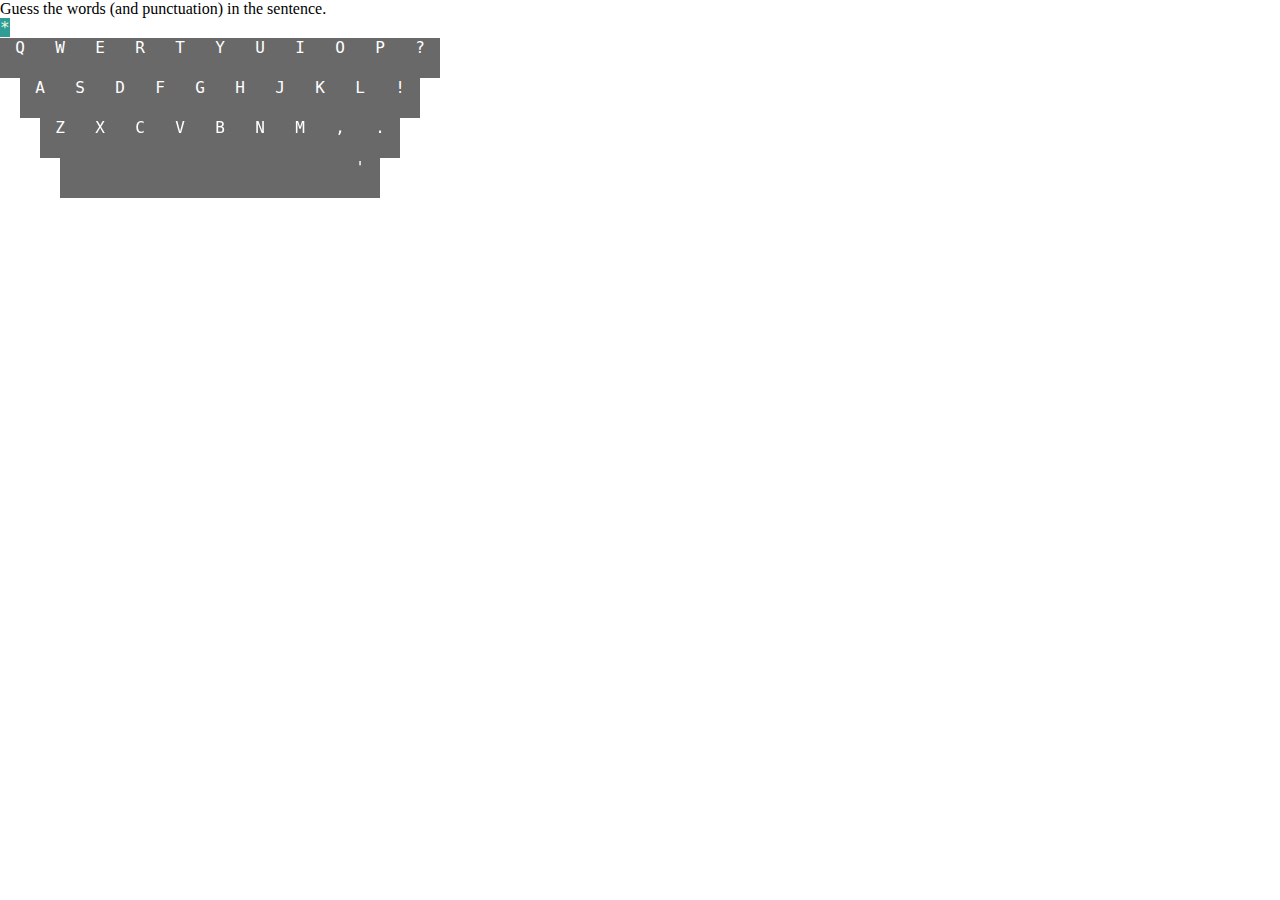
<file: sentencle.html>
<!DOCTYPE html>
<html>

<head>
  <title>Sentencle v2</title>
  <link rel="stylesheet" href="style.css">
</head>
<body onkeydown="enter(event)" onLoad="makeKeys()" onkeyup="releaseKey(event)">

<div id="inputsquares">
</div>


<p>Guess the words (and punctuation) in the sentence.</p>


<p id="demo"></p>

<div id="game">
  <div id="spacer">*</div>
</div>

<div id="keyboard">

</div>

<div id="info">
</div>

<script>
var Guess = "";
var Prev = "";
var Prevs = []
var Level = 50;
var Cursor = 0;

function takeGuess() {
  var x = document.getElementById("frm1");
  var text = "";
  var i;
  for (i = 0; i < x.length ;i++) {
    text += x.elements[i].value + "<br>";
  }
  return text;
}
function darkLetter(c){
  document.getElementById("key" + c).style["background-color"] = "DarkSlateGray"
}
function lightLetter(c){
  document.getElementById("key" + c).style["background-color"] = "DimGray"
}
function update(guess, goal) {
  guess = guess.toUpperCase();
  streak = false;
  l = [];
  while ((guess.length > 0) && goal.includes(guess.charAt(0)))
  {
      while (goal.charAt(0) != guess.charAt(0)){
          streak = false;
          goal = goal.slice(1);
        }

      if (streak){
          last = l.pop();
          l.push(last + guess.charAt(0));
        }
      else{
          l.push(guess.slice(0, 1));
        }
      streak = true;
      guess = guess.slice(1);
      goal = goal.slice(1);
      //guess =;
    }
  return l;
  //return ["HELLO WORLD."]
}
function pretty_print_old(l, g){
    if (l.length == 0){
      return "*"
    }
    ret = "";
    if (l[0][0] != g[0]){
        ret = "*";
      }
    ret += l.join("*")
    if (l[l.length - 1].slice(-1) != g.slice(-1)){
        ret += "*";
      }
    return ret;
  }
  function updateGuess(key){
    Guess += "A";
  }

  function charXY(x, y, c){
    return "<div id=\"character\" style=\"position: absolute;\nleft: " + x.toString() + "px;\ntop: " + y.toString() + "px\">" + c + "</div>"
  }
  function spaceXY(x, y){
    return "<div id=\"spacer\" style=\"position: absolute;\nleft: " + x.toString() + "px;\ntop: " + y.toString() + "px\">*</div>"
  }

function newXY(x, y, n){
  if (x < 940){
    x += 20;
  }
  else{
    x = 20;
    y += 20;
  }
  if (n == 0){
    return x;
  }
  return y;
}
function makeKeys(){

  ret = "";
  x = 0;
  y = 20;
  board = ["QWERTYUIOP?", "ASDFGHJKL!", "ZXCVBNM,."];

  for (var i = 0; i < board.length; i++){
    for (var j = 0; j < board[i].length; j++){
      c = board[i].slice(j, j+1);
      ret += "<div id=\"key" + c + "\" onmousedown=\"clickLetter('" + board[i].slice(j, j+1) + "')\" onmouseout=\"lightLetter('" + board[i].slice(j, j+1) + "')\" onmouseover=\"darkLetter('" + board[i].slice(j, j+1) + "')\" style=\"color: white;\ntext-align: center;\nfont-family: monospace,sans-serif;width: 40px;\nheight: 40px;\nbackground-color: DimGray;\nposition: absolute;\nleft: " + x.toString() + "px;\ntop: " + y.toString() + "px\">" + c + "</div>";
      x += 40;
    }

    y += 40;
    x = 20 * i + 20;
  }
  c = " ";
  ret += "<div id=\"key" + c + "\" onmousedown=\"clickSpace('" + c + "')\" onmouseout=\"lightLetter('" + c + "')\" onmouseover=\"darkLetter('" + c + "')\" style=\"color: white;\ntext-align: center;\nfont-family: monospace,sans-serif;width: 280px;\nheight: 40px;\nbackground-color: DimGray;\nposition: absolute;\nleft: " + x.toString() + "px;\ntop: " + y.toString() + "px\">" + c + "</div>";
  c = "1";
  x += 280;
  ret += "<div id=\"key" + c + "\" onmousedown=\"clickLetter('1')\" onmouseout=\"lightLetter('" + c + "')\" onmouseover=\"darkLetter('" + c + "')\" style=\"color: white;\ntext-align: center;\nfont-family: monospace,sans-serif;width: 40px;\nheight: 40px;\nbackground-color: DimGray;\nposition: absolute;\nleft: " + x.toString() + "px;\ntop: " + y.toString() + "px\">" + "'" + "</div>";
  //ret += "<div id=\"key" + " " + "\" onmousedown=\"clickLetter('" + "board[i].slice(j, j+1)" + "')\" onmouseout=\"lightLetter('" + board[i].slice(j, j+1) + "')\" onmouseover=\"darkLetter('" + board[i].slice(j, j+1) + "')\" style=\"color: white;\ntext-align: center;\nfont-family: monospace,sans-serif;width: 40px;\nheight: 40px;\nbackground-color: DimGray;\nposition: absolute;\nleft: " + x.toString() + "px;\ntop: " + y.toString() + "px\">" + c + "</div>";
  document.getElementById("keyboard").innerHTML += ret;
}

function prettyPrint(l, g, y0){
  ret = "";
  x = 20;
  y = y0;
  if (l.length == 0){
    ret += spaceXY(x, y);
    return ret;
  }
  beginning = l[0].slice(0, 1) == g.slice(0, 1);
  ending = l[l.length - 1].slice(-1) == g.slice(-1);
  if (! beginning){
    ret += spaceXY(x, y);
    x = newXY(x, y, 0);
    y = newXY(x, y, 1);
  }
  for (var i = 0; i < l.length; i++){
    for (var j = 0; j < (l[i]).length; j++){
      ret += charXY(x, y, l[i].slice(j, j+1));
      x = newXY(x, y, 0);
      y = newXY(x, y, 1);
    }
    if (i != l.length - 1){
      ret += spaceXY(x, y);
      x = newXY(x, y, 0);
      y = newXY(x, y, 1);
    }
  }
  if (! ending){
    ret += spaceXY(x, y);
    x = newXY(x, y, 0);
    y = newXY(x, y, 1);
  }
  return ret;
}
function testPrint(l){
  ret = "";
  for (i = 0; i < l.length; i++){
    for (j = 0; j < l[i].length; j++){
      ret += l[i][j] + "/";
    }
    ret += "<br/>";
  }
  return ret;
}
function printAll(l, goalSentence){
  y = 50;
  ret = "";
  for (i = l.length - 1; i >= 0; i--){
    ret += prettyPrint(l[i], goalSentence, y);
    y+= 90;
  }
  return ret;
}
function incomplete(l, g){
    return ((! (l.length == 1)) || (! (l[0] === g)));}
function myFunction() {

  goalSentence = "You are the Universe itself.".toUpperCase();
  guess = Guess;
  current = update(guess, goalSentence);
  //text = "Guess: " + guess;
  text = prettyPrint(["GUESS: " + Guess], "GUESS: " + Guess, 10);
  text += prettyPrint(current, goalSentence, 90) + "<br/>";
  if (incomplete(current, goalSentence)){
    text += prettyPrint(["TRY AGAIN"], "TRY AGAIN", 40);
  }
  else{
    text += "YOU WON! </br>";
  }
  //text += "<div id=\"game\">\n <div id=\"character\"></div>\n <div id=\"block\"></div>\n <div id=\"spacer\"></div>\n </div>"
  //text += "<div id=\"character\"></div>\n <div id=\"block\"></div>\n </div>\n </div>"
  if (Prevs.length > 0){
    document.getElementById("info").innerHTML = "<div id=\"infobox\" style=\"height: "+ Level.toString() + "px\">" + printAll(Prevs, goalSentence) + "</div>";
  }

  //Prev += pretty_print(current, goalSentence, Level);
  if (current.length > 0){
    Prevs.push(current);
    Level += 90;
  }
  document.getElementById("game").innerHTML = text;
  //document.getElementById("info").innerHTML = "<div id=\"infobox\" style=\"height: " + (Level + 60).toString() + "px\">" + printAll(Prevs, goalSentence) + "</div>";

  Guess = "";
}
window.addEventListener('keydown', (e) => {
  if (e.keyCode === 32 && e.target === document.body) {
    e.preventDefault();
  }
});
function enterPressed(){
  myFunction();
  document.getElementById('inputsquares').innerHTML = "";
  Cursor = 0;
}
function reset(s){
  Cursor = 0;
  for (i = 0; i < s.length; i++){
    x = s[i];
    if (x == " ") {
      Cursor += 20;
    }
    else{
      //document.getElementById('userinput').value += x;
      document.getElementById('inputsquares').innerHTML += charXY(Cursor, 50, x);
      Cursor += 20;
    }
  }
}
function clickLetter(c){
  if (c == "1"){
    Guess += "'";
    //document.getElementById('userinput').value += x;
    document.getElementById('inputsquares').innerHTML += charXY(Cursor, 50, "'");
    Cursor += 20;
  }
  else{
  Guess += c.toUpperCase();
  //document.getElementById('userinput').value += x;
  document.getElementById('inputsquares').innerHTML += charXY(Cursor, 50, c.toUpperCase());
  Cursor += 20;
}
}
function clickSpace(c){
  if (Guess.length > 0 && Guess.slice(-1) != " "){
  Guess += " ";
  Cursor += 20;}
}
function enter(event) {
  var x = event.key;
  // If the pressed keyboard button is "a" or "A" (using caps lock or shift), alert some text.
  if (x == "Enter") {
    enterPressed();
  }
  else if (x == "Backspace"){
    if(Guess.length > 0){
      document.getElementById('inputsquares').innerHTML = "";
      Guess = Guess.slice(0, Guess.length - 1);
      reset(Guess);
    }
  }
  else if (x == " ") {
    if (Guess.length > 0 && Guess.slice(-1) != " "){
    Guess += x;
    Cursor += 20;}
  }
  else if ("qwertyuiopasdfghjklzxcvbnmQWERTYUIOPASDFGHJKLZXCVBNM.,?!'".includes(x)){
    Guess += x.toUpperCase();
    darkLetter(x.toUpperCase());
    //document.getElementById('userinput').value += x;
    document.getElementById('inputsquares').innerHTML += charXY(Cursor, 50, x.toUpperCase());
    Cursor += 20;
  }
}
function releaseKey(event) {
  var x = event.key;
  // If the pressed keyboard button is "a" or "A" (using caps lock or shift), alert some text.
  if ("qwertyuiopasdfghjklzxcvbnmQWERTYUIOPASDFGHJKLZXCVBNM.,?!' ".includes(x)){
    lightLetter(x.toUpperCase());
    //document.getElementById('userinput').value += x;
  }
}
</script>

</body>
</html>
</file>
<file: clock/index2.html>
<html>
  <head>
    <title>Clock</title>
    <link rel="stylesheet" href="style.css">
    <link rel="preconnect" href="https://fonts.googleapis.com">
    <link rel="preconnect" href="https://fonts.gstatic.com" crossorigin>
   <link href="https://fonts.googleapis.com/css2?family=Atkinson+Hyperlegible&display=swap" rel="stylesheet">
    
  </head>
  <body style="margin:0;padding:0">
    <main>
    </main>
    <div id="menu" onclick="menuOpen()">
      <div id="plus" class="straight">
        <div class="vertical"></div><div class="horizontal"></div>
      </div>
      <div id="minus"  onclick="menuClose()">
        <div class="horizontal"></div>
      </div>
      <div id="info" >?</div> 
    </div>
    <script>
      var isOpen = false;
      var menu = document.getElementById("menu");
      var info = document.getElementById("info");
      var minus = document.getElementById("minus");
      var plus = document.getElementById("plus");
      function menuOpen(){
        isOpen = true;
        menu.classList.toggle("narrow");
        menu.classList.toggle("wide");
        menu.onclick = null;
        //info.style.opacity = "1";
        //minus.style.opacity = "1";
        //plus.style.transform = "rotate(-45deg)";
        //menu.style.backgroundColor = "green";

        /*document.getElementById("minus").style.display = "block";
        document.getElementById("info").style.display = "block";
        var menu = document.getElementById("menu");
        menu.style.animationName ="widen";
        document.getElementById("plus").style.animationName ="twirl";
        document.getElementById("info").style.animationName ="fadeIn";
        document.getElementById("minus").style.animationName ="fadeIn";*/
      }
      function menuClose(){
        console.log("closing...");
        isOpen = false;
        menu.classList.toggle("wide");
        menu.classList.toggle("narrow");
        //info.style.opacity = "0";
        //console.log(menu.style.width);
        //info.style.opacity = "0";
        //minus.style.opacity = "0";
        //plus.style.transform = "rotate(0deg)";
        /*isOpen = false;
        //set time out on this:
        //document.getElementById("minus").style.display = "none";
        //document.getElementById("info").style.display = "none";
        var menu = document.getElementById("menu");
        menu.classList.remove("wide");
        menu.classList.add("narrow");
        menu.style.animationName ="shrink";
        document.getElementById("plus").style.animationName ="twirlBack";
        document.getElementById("info").style.animationName ="fadeOut";
        document.getElementById("minus").style.animationName ="fadeOut";
        //menu.innerHTML = "? x -";*/
      }
    </script>
  </body>
</html>
</file>
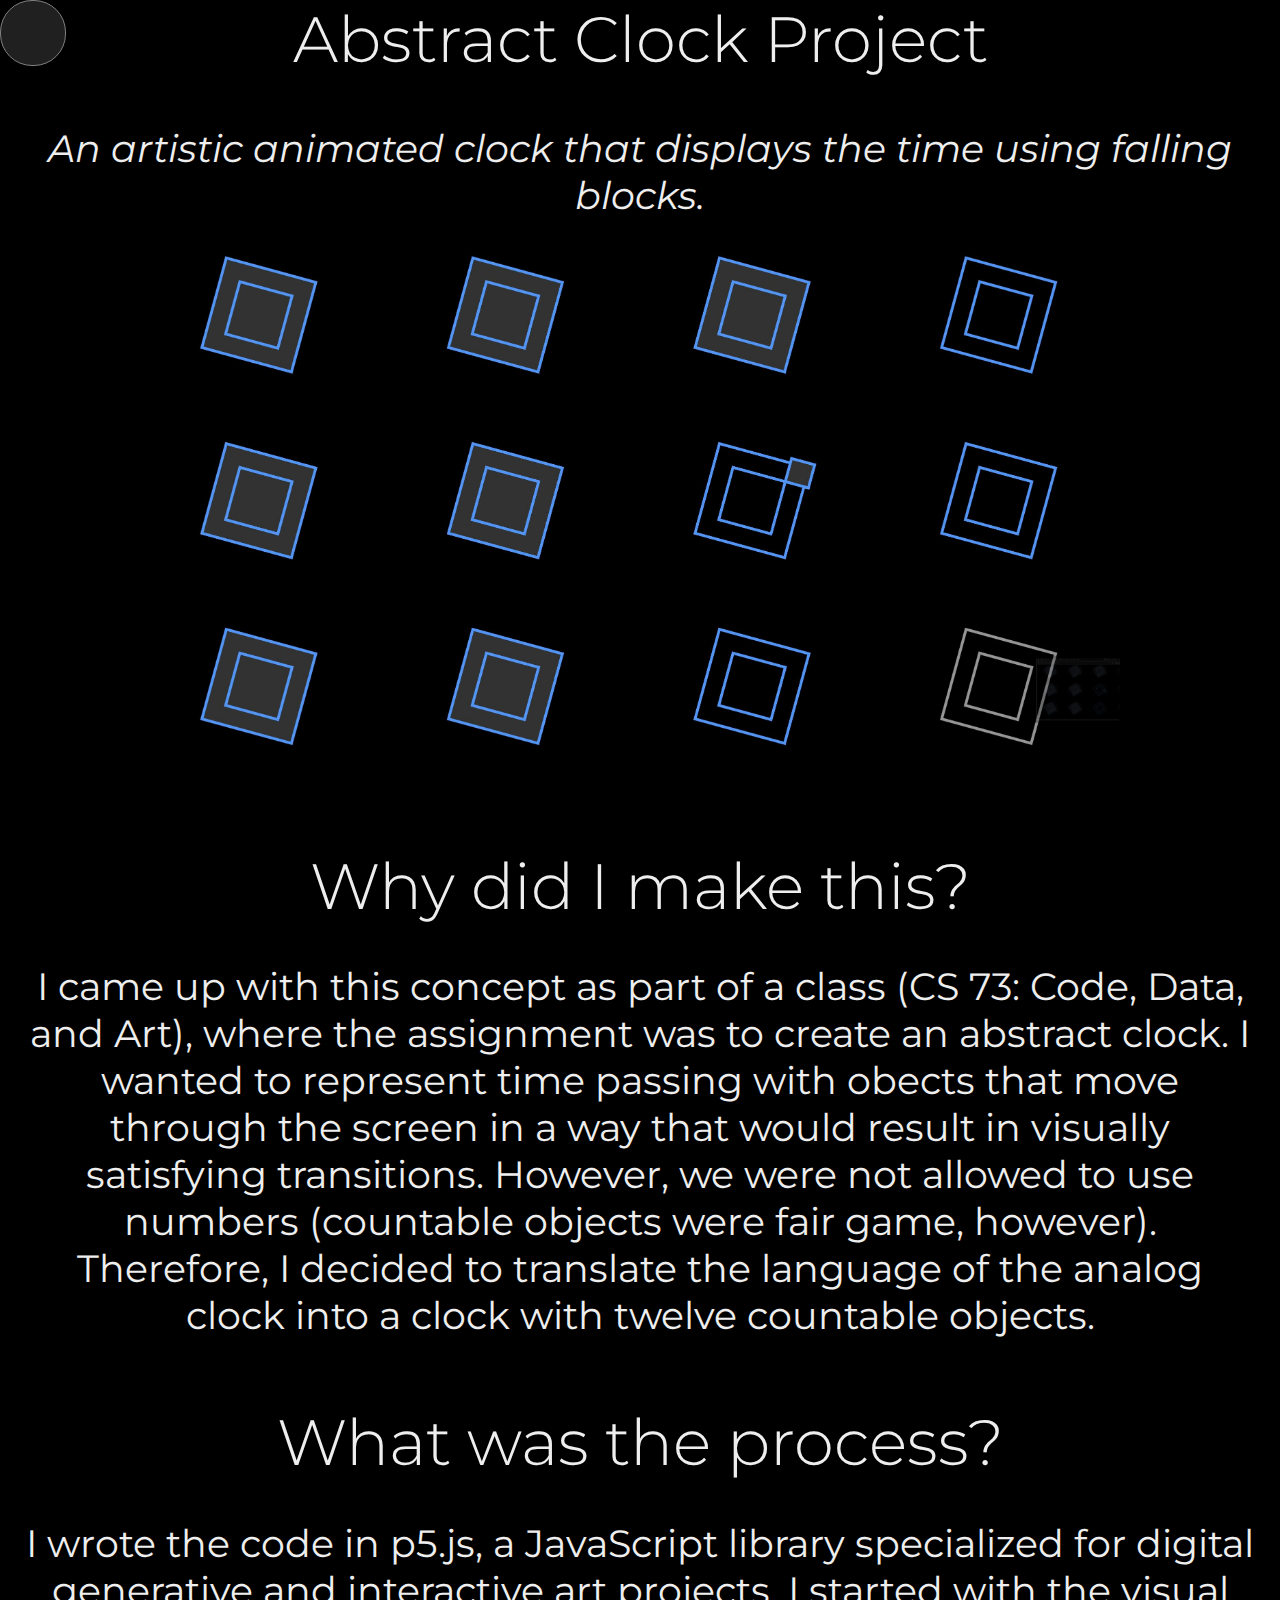
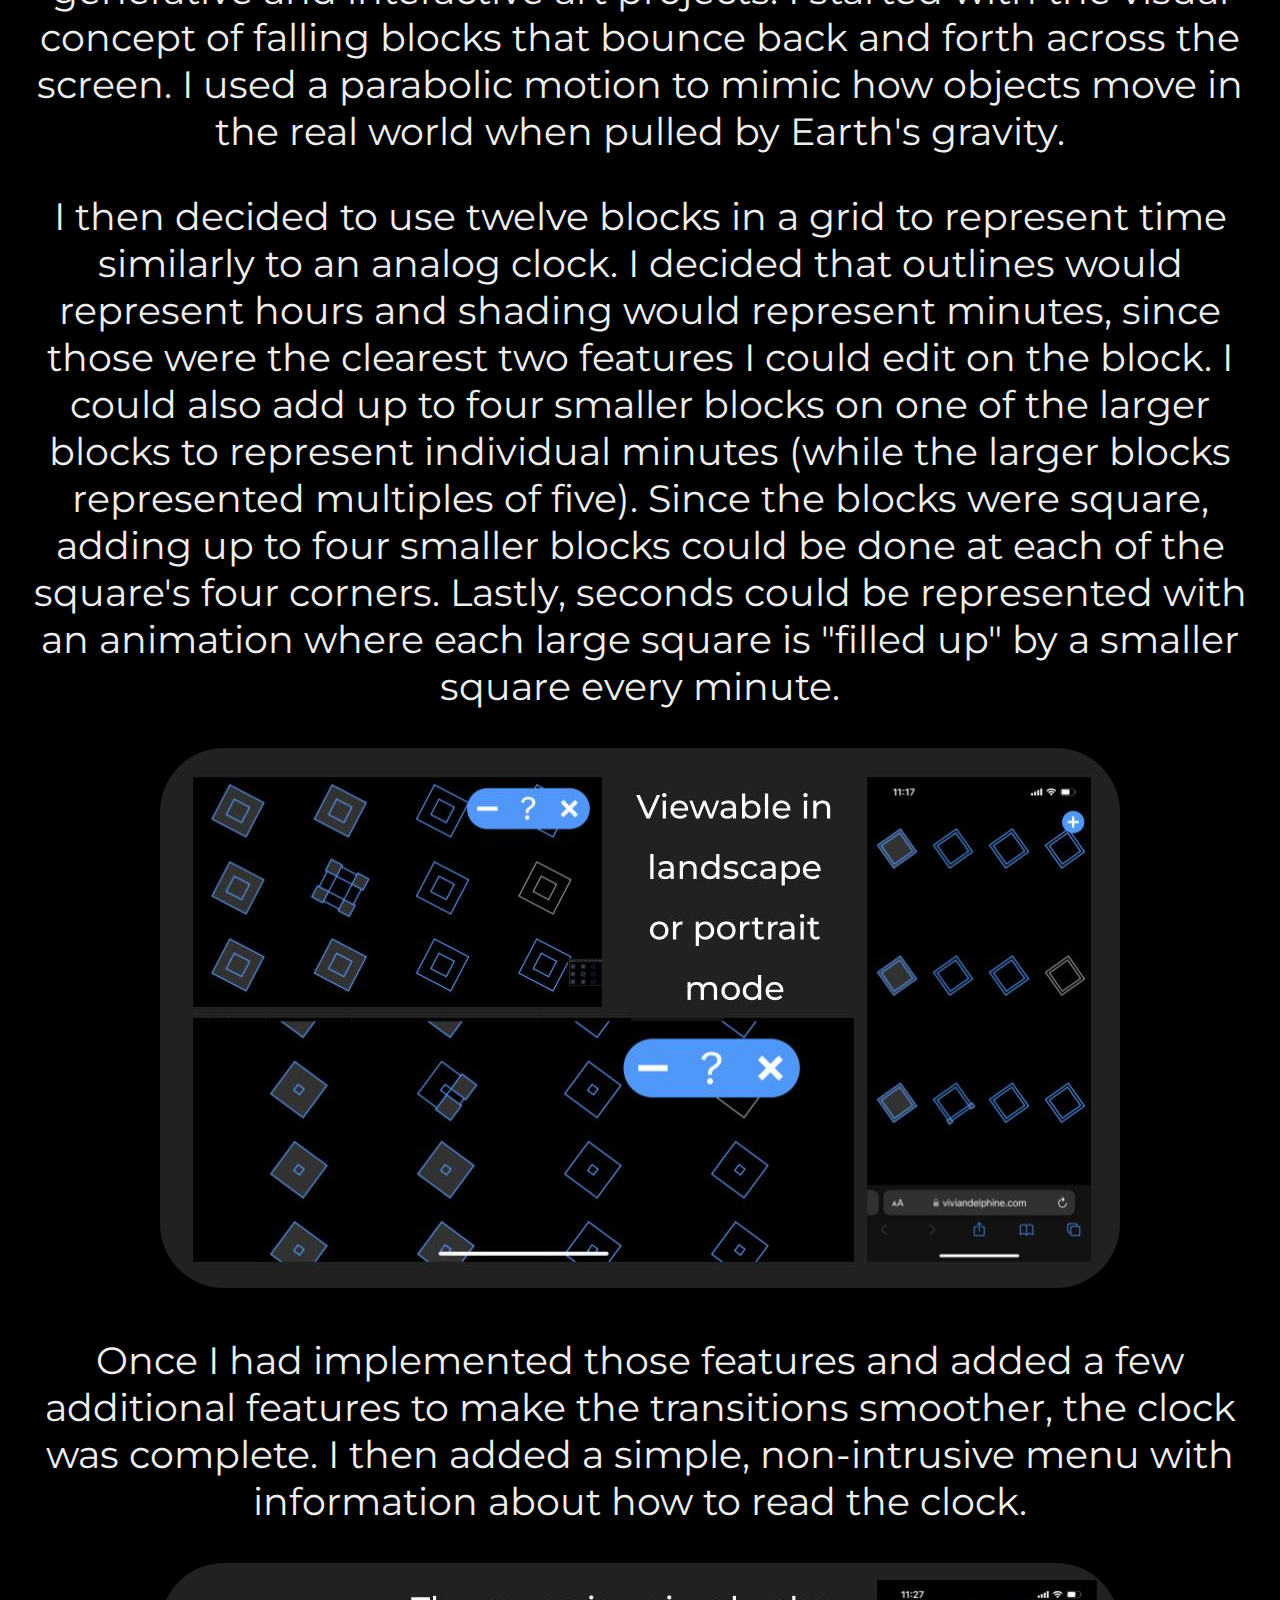
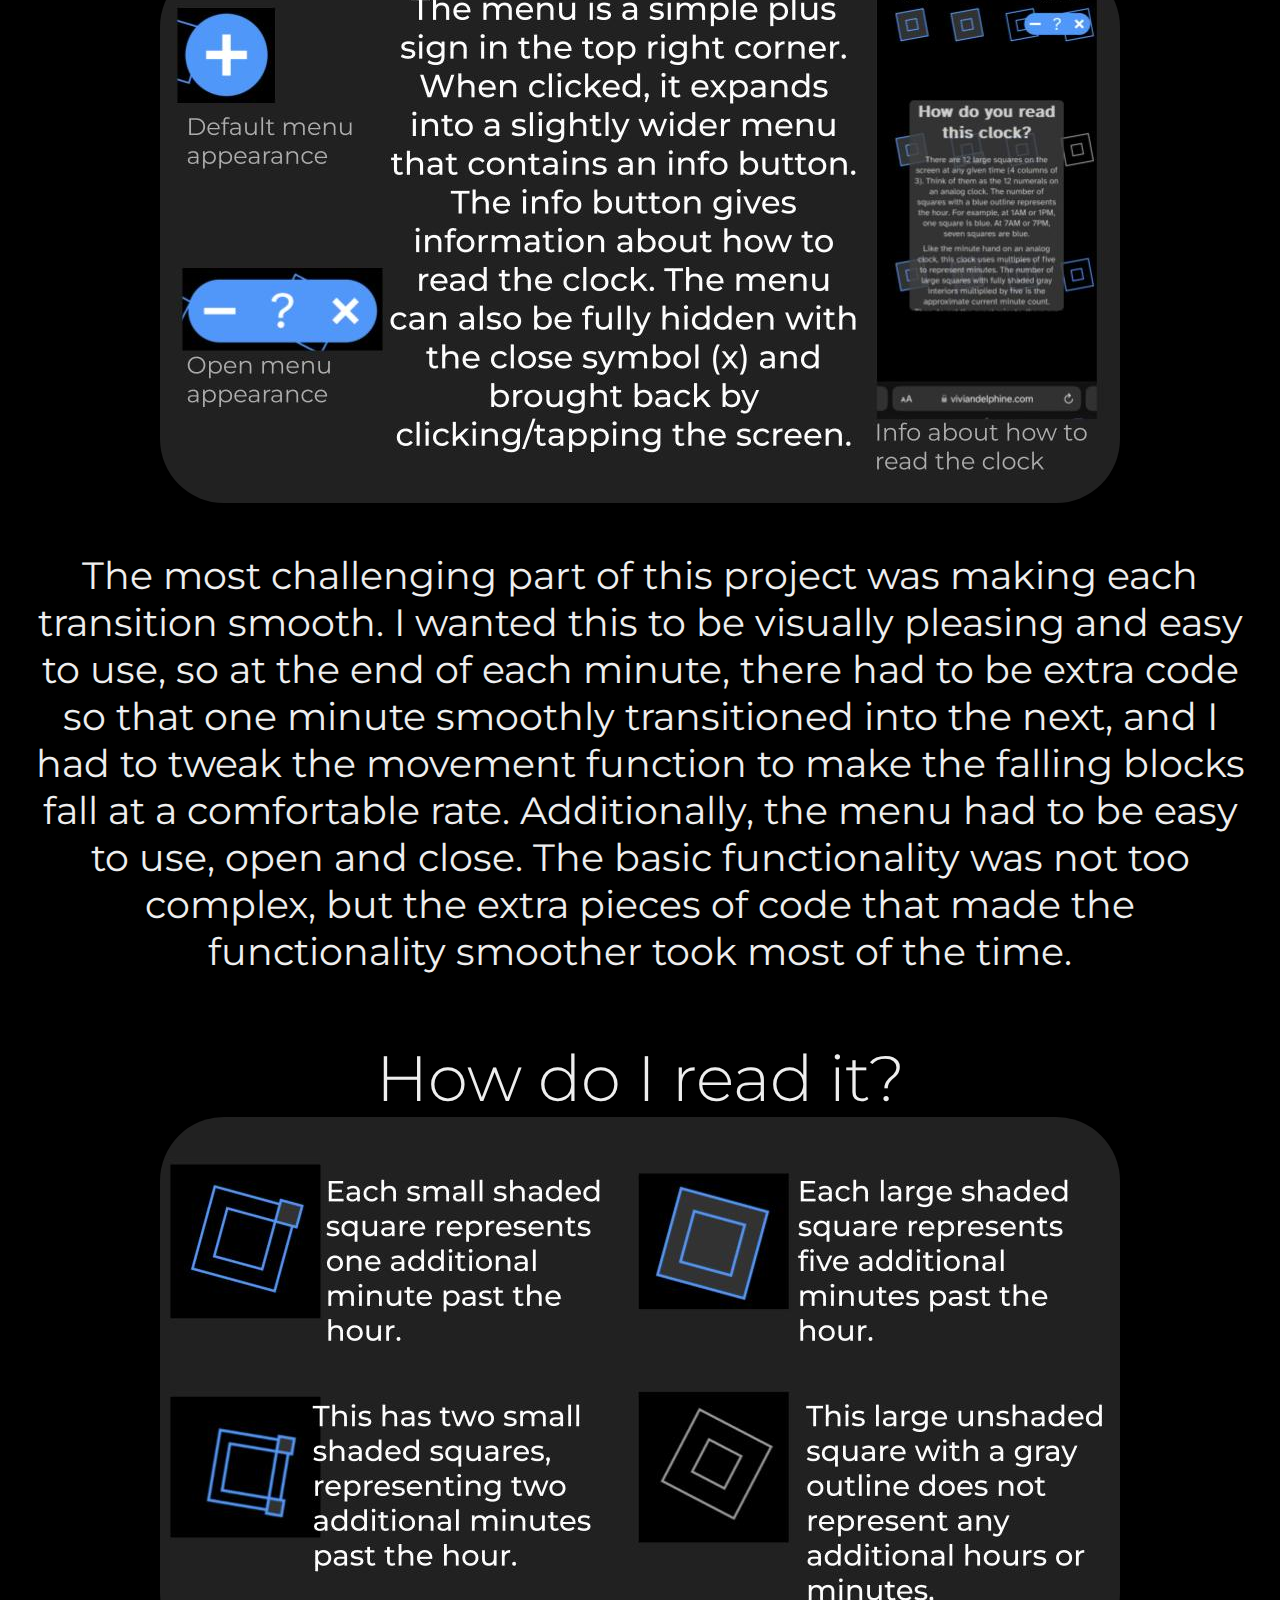
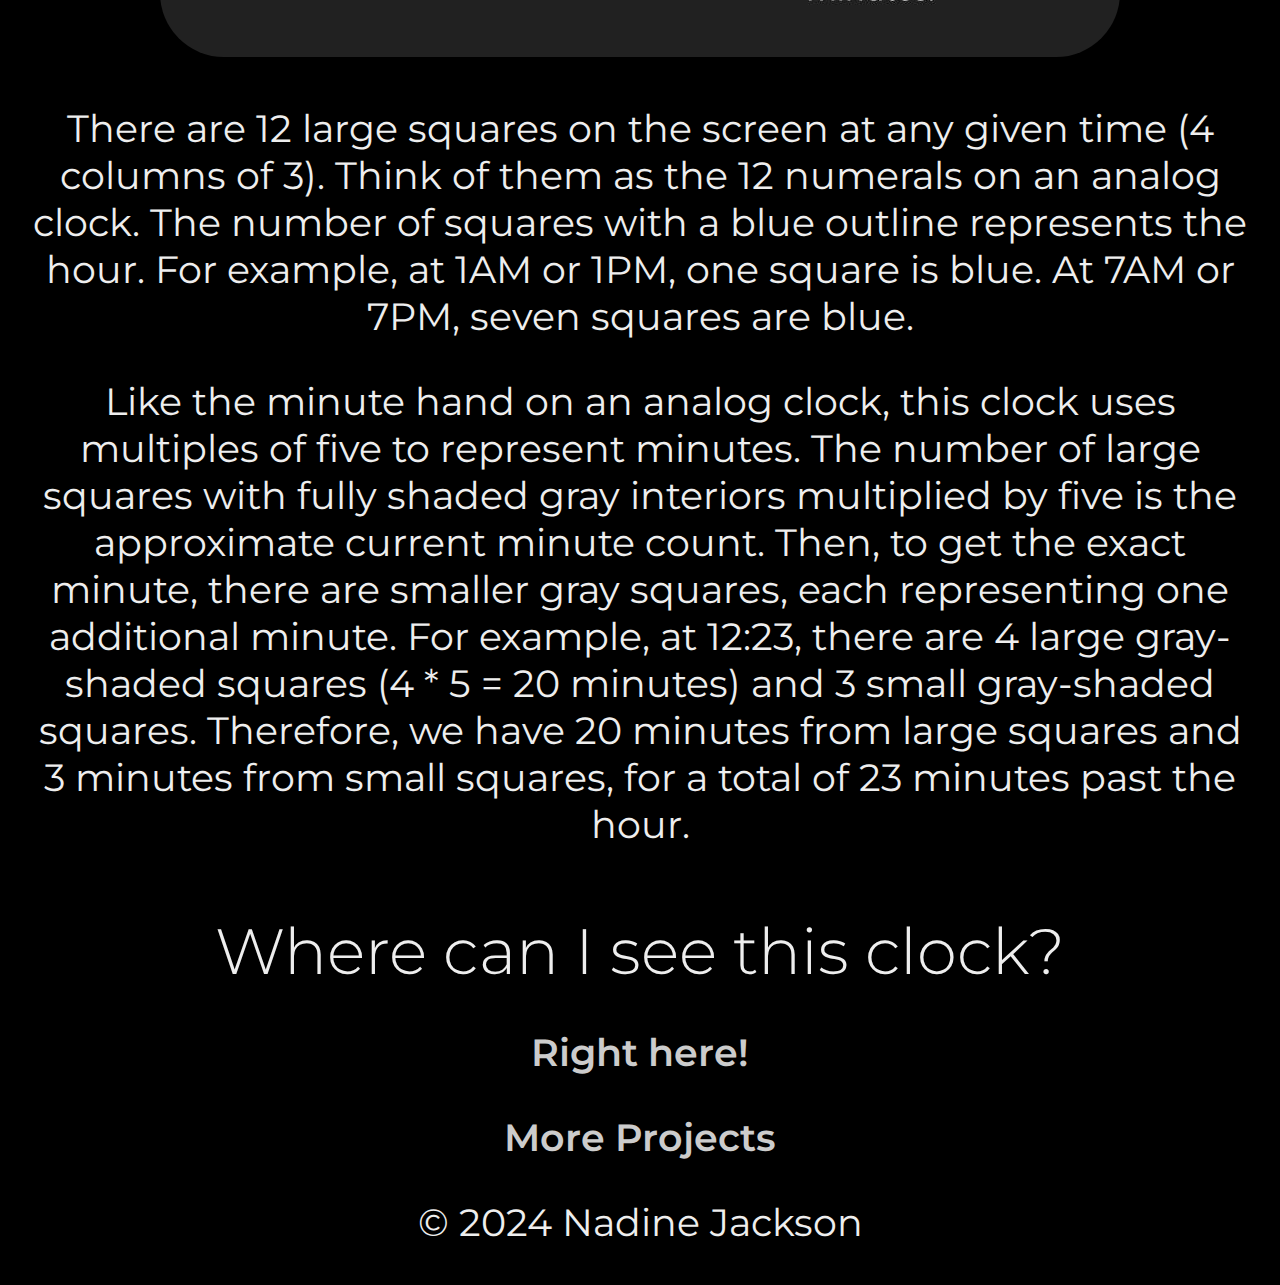
<file: portfolio/clock.html>
<!DOCTYPE html>
<html lang="en">
<head>
    <meta charset="utf-8">
    <link rel="icon" type="image/x-icon" href="./favicon.png">
    <title>Clock Project Page</title>
    <link href="style.css" rel="stylesheet" />
    <link rel="preconnect" href="https://fonts.googleapis.com">
<link rel="preconnect" href="https://fonts.gstatic.com" crossorigin>
<link href="https://fonts.googleapis.com/css2?family=Montserrat:wght@300;400;700&display=swap" rel="stylesheet">
</head>
<body>
    <h2>Abstract Clock Project</h1>
        <br/><i>An artistic animated clock that displays the time using falling blocks.</i><br/>
        <img src="./pics/clock_display.jpg"></img>
    <h3>Why did I make this?</h3>
    <p>I came up with this concept as part of a class (CS 73: Code, Data, and Art), where the assignment was to create an abstract clock. I wanted to represent time passing with obects that move through the screen in a way that would result in visually satisfying transitions. However, we were not allowed to use numbers (countable objects were fair game, however). Therefore, I decided to translate the language of the analog clock into a clock with twelve countable objects.</p>
    <h3>What was the process?</h3>
    <p>I wrote the code in p5.js, a JavaScript library specialized for digital generative and interactive art projects. I started with the visual concept of falling blocks that bounce back and forth across the screen. I used a parabolic motion to mimic how objects move in the real world when pulled by Earth's gravity.</p>
    <p> I then decided to use twelve blocks in a grid to represent time similarly to an analog clock. I decided that outlines would represent hours and shading would represent minutes, since those were the clearest two features I could edit on the block. I could also add up to four smaller blocks on one of the larger blocks to represent individual minutes (while the larger blocks represented multiples of five). Since the blocks were square, adding up to four smaller blocks could be done at each of the square's four corners. Lastly, seconds could be represented with an animation where each large square is "filled up" by a smaller square every minute.</p>
    <img src="./pics/clock_layout.jpg"></img>
    <p>Once I had implemented those features and added a few additional features to make the transitions smoother, the clock was complete. I then added a simple, non-intrusive menu with information about how to read the clock.</p>
    <img src="./pics/clock_menu.jpg"></img>
    <p>The most challenging part of this project was making each transition smooth. I wanted this to be visually pleasing and easy to use, so at the end of each minute, there had to be extra code so that one minute smoothly transitioned into the next, and I had to tweak the movement function to make the falling blocks fall at a comfortable rate. Additionally, the menu had to be easy to use, open and close. The basic functionality was not too complex, but the extra pieces of code that made the functionality smoother took most of the time.</p>
    <h3>How do I read it?</h3>
    <img src="./pics/clock_individual.jpg"></img>
    <p>There are 12 large squares on the screen at any given time (4 columns of 3). Think of them as the 12 numerals on an analog clock. The number of squares with a blue outline represents the hour. For example, at 1AM or 1PM, one square is blue. At 7AM or 7PM, seven squares are blue.</p>
    <p>Like the minute hand on an analog clock, this clock uses multiples of five to represent minutes. The number of large squares with fully shaded gray interiors multiplied by five is the approximate current minute count. Then, to get the exact minute, there are smaller gray squares, each representing one additional minute. For example, at 12:23, there are 4 large gray-shaded squares (4 * 5 = 20 minutes) and 3 small gray-shaded squares. Therefore, we have 20 minutes from large squares and 3 minutes from small squares, for a total of 23 minutes past the hour.</p>
    <h3>Where can I see this clock?</h3>
    <p><a href="https://www.viviandelphine.com/clock">Right here!</a></p>
    <p><a href="./index.html">More Projects</a></p>
    <p>© 2024 Nadine Jackson</p>
    <div id="follower"></div>
    <script>
        const follower = document.getElementById("follower");
        window.ontouchstart = e =>{
            document.getElementById("follower").style.display = "none";
        }
        window.onmousemove = e => {
            const x = e.clientX - follower.offsetWidth / 2,
            y = e.clientY - follower.offsetHeight / 2;
            document.getElementById("follower").animate([
            { transform: 'translate(' +(x).toString() + 'px,' +(y).toString() + 'px)' }
            ], {
            duration: 1000,
            iterations: 1,
            fill: "forwards"
            });
        }
        document.addEventListener('mouseover', (e) => {
            if(e.target.closest('a') !== null) {
                document.getElementById("follower").animate([
                // key frames
                { 
                    width: "max(8vw, 8vh)",
                    height: "max(8vw, 8vh)",
                    backgroundColor: "#5555FF",
                    borderRadius: "max(4vw, 4vh)"
                }
                ], {
                // sync options
                duration: 100,
                iterations: 1,
                fill: "forwards"
                });
            }
            else{
                document.getElementById("follower").animate([
                // key frames
                { 
                    width: "max(5vw, 5vh)",
                    height: "max(5vw, 5vh)",
                    backgroundColor: "#404040",
                    borderRadius: "max(2.5vw, 2.5vh)"
                 }
                ], {
                // sync options
                duration: 100,
                iterations: 1,
                fill: "forwards"
                });
            }
        })
    </script>
</body>
</html>
</file>
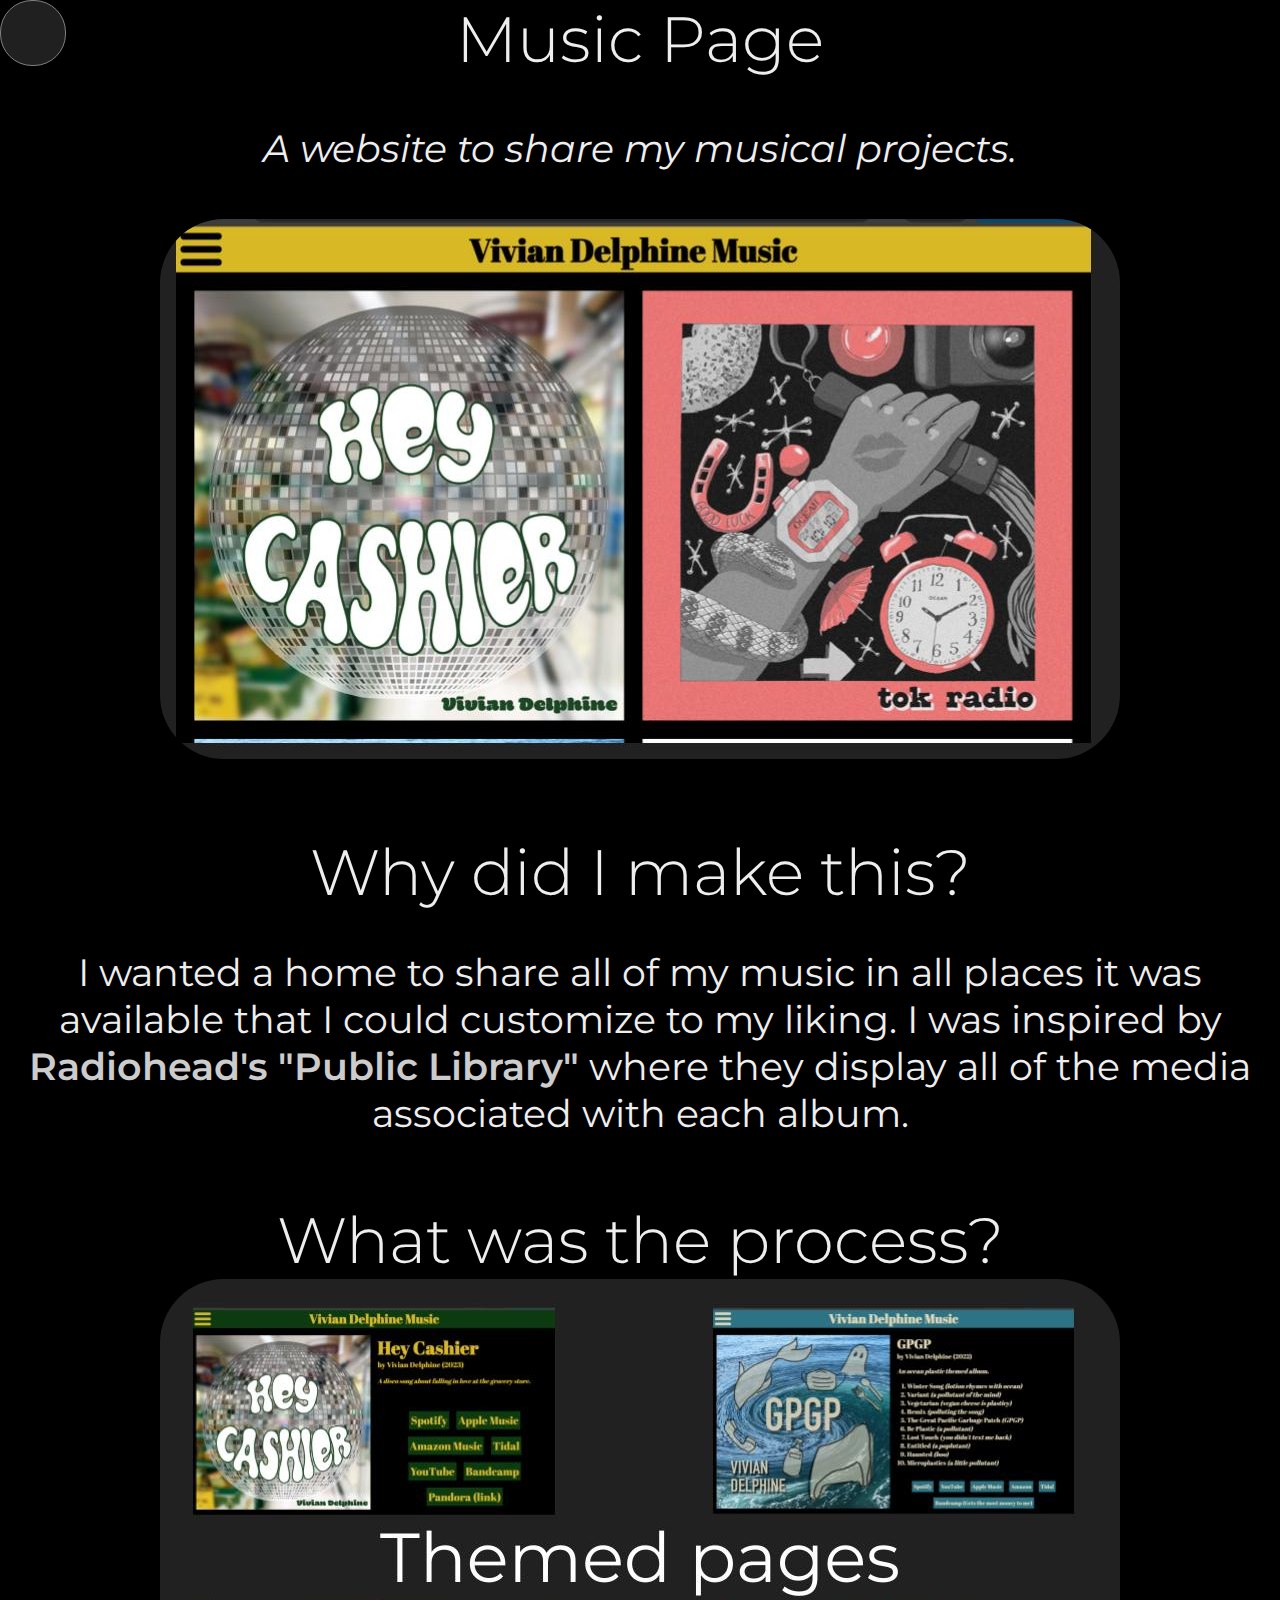
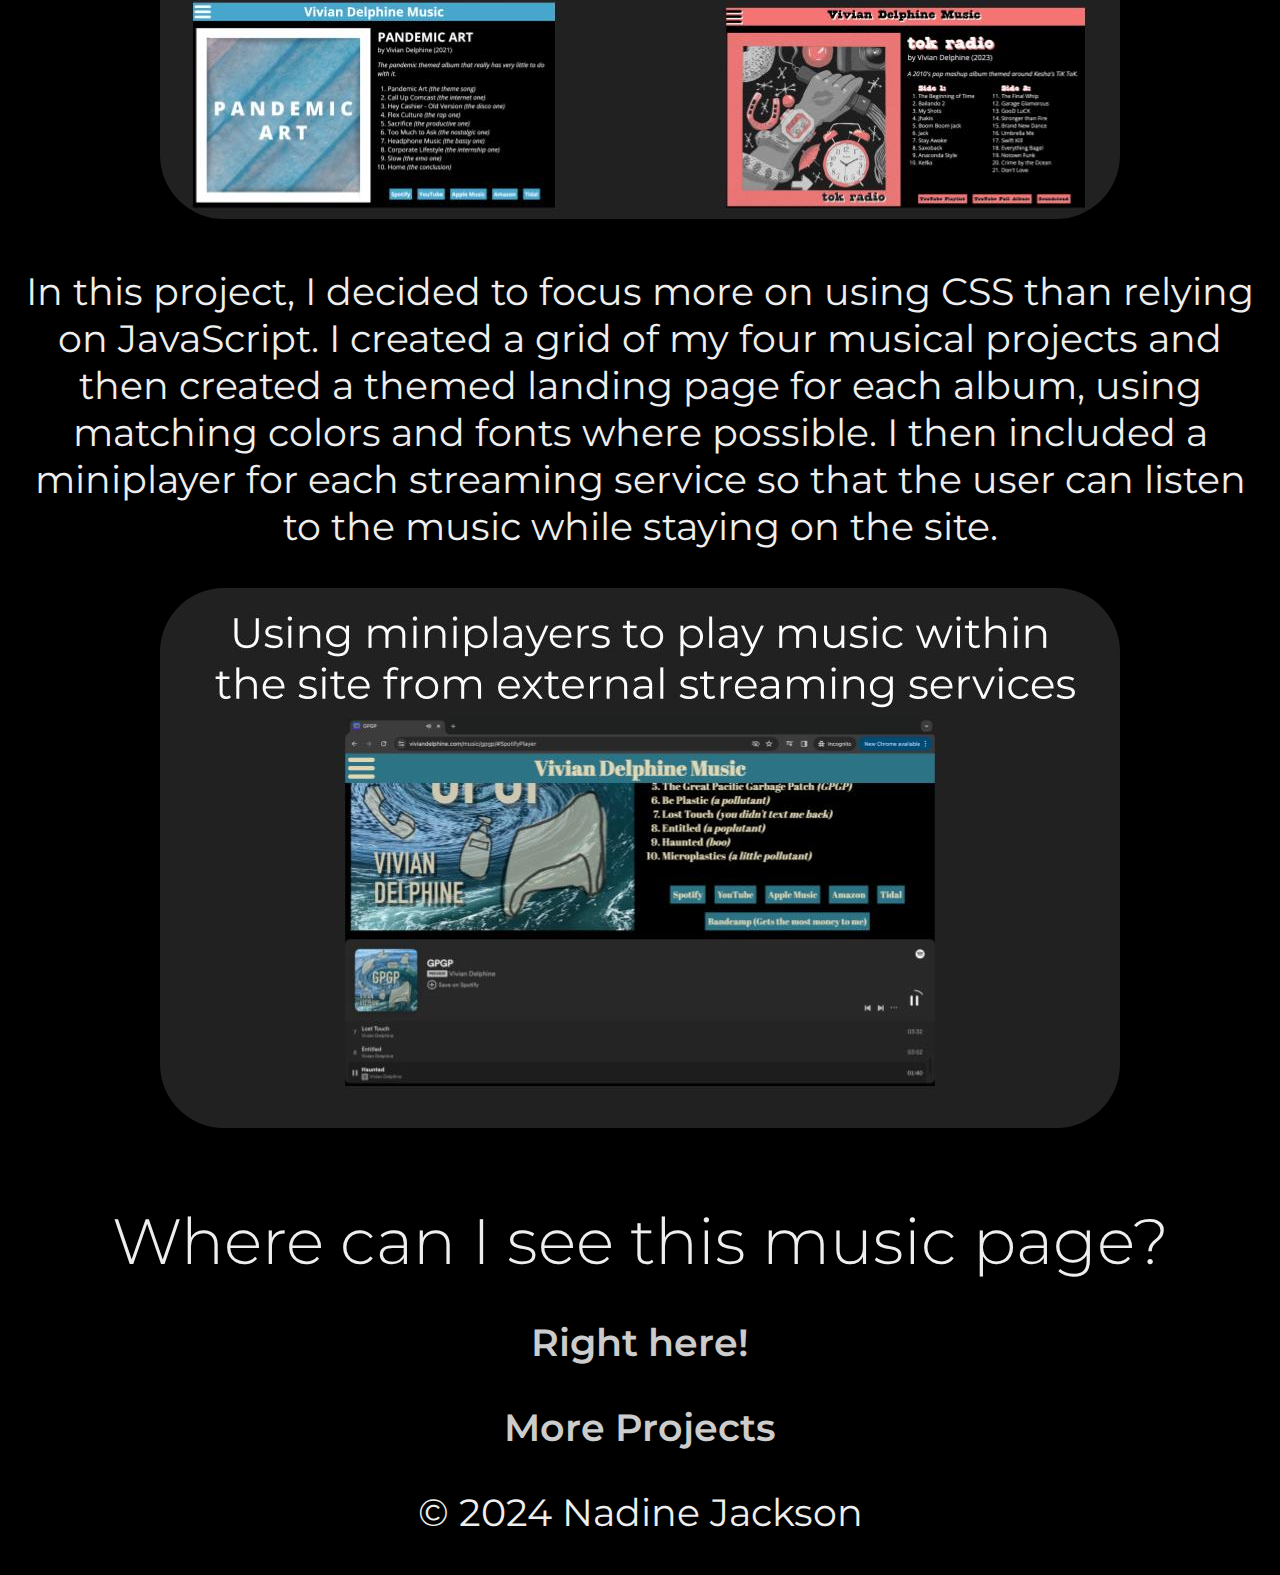
<file: portfolio/music.html>
<!DOCTYPE html>
<html lang="en">
<head>
    <meta charset="utf-8">
    <title>Music Project Page</title>
    <link href="style.css" rel="stylesheet" />
    <link rel="preconnect" href="https://fonts.googleapis.com">
    <link rel="icon" type="image/x-icon" href="./favicon.png">
<link rel="preconnect" href="https://fonts.gstatic.com" crossorigin>
<link href="https://fonts.googleapis.com/css2?family=Montserrat:wght@300;400;700&display=swap" rel="stylesheet">
</head>
<body>
    <h2>Music Page</h1>
        <br/><i>A website to share my musical projects.</i><br/><br/>
        <img src="./pics/music_main.jpg"></img>
    <h3>Why did I make this?</h3>
    <p>I wanted a home to share all of my music in all places it was available that I could customize to my liking. I was inspired by <a href="https://www.radiohead.com/library/">Radiohead's "Public Library"</a> where they display all of the media associated with each album.</p>
    <h3>What was the process?</h3>
    <img src="./pics/music_theme.jpg"></img>
    <p>In this project, I decided to focus more on using CSS than relying on JavaScript. I created a grid of my four musical projects and then created a themed landing page for each album, using matching colors and fonts where possible. I then included a miniplayer for each streaming service so that the user can listen to the music while staying on the site.</p>
    <img src="./pics/music_miniplayer.jpg"></img>
    <h3>Where can I see this music page?</h3>
    <p><a href="https://www.viviandelphine.com/music">Right here!</a></p>
    <p><a href="./index.html">More Projects</a></p>
    <p>© 2024 Nadine Jackson</p>
    <div id="follower"></div>
    <script>
        const follower = document.getElementById("follower");
        window.ontouchstart = e =>{
            document.getElementById("follower").style.display = "none";
        }
        window.onmousemove = e => {
            const x = e.clientX - follower.offsetWidth / 2,
            y = e.clientY - follower.offsetHeight / 2;
            document.getElementById("follower").animate([
            { transform: 'translate(' +(x).toString() + 'px,' +(y).toString() + 'px)' }
            ], {
            duration: 1000,
            iterations: 1,
            fill: "forwards"
            });
        }
        document.addEventListener('mouseover', (e) => {
            if(e.target.closest('a') !== null) {
                document.getElementById("follower").animate([
                // key frames
                { 
                    width: "max(8vw, 8vh)",
                    height: "max(8vw, 8vh)",
                    backgroundColor: "#5555FF",
                    borderRadius: "max(4vw, 4vh)"
                }
                ], {
                // sync options
                duration: 100,
                iterations: 1,
                fill: "forwards"
                });
            }
            else{
                document.getElementById("follower").animate([
                // key frames
                { 
                    width: "max(5vw, 5vh)",
                    height: "max(5vw, 5vh)",
                    backgroundColor: "#404040",
                    borderRadius: "max(2.5vw, 2.5vh)"
                 }
                ], {
                // sync options
                duration: 100,
                iterations: 1,
                fill: "forwards"
                });
            }
        })
    </script>
</body>
</html>
</file>
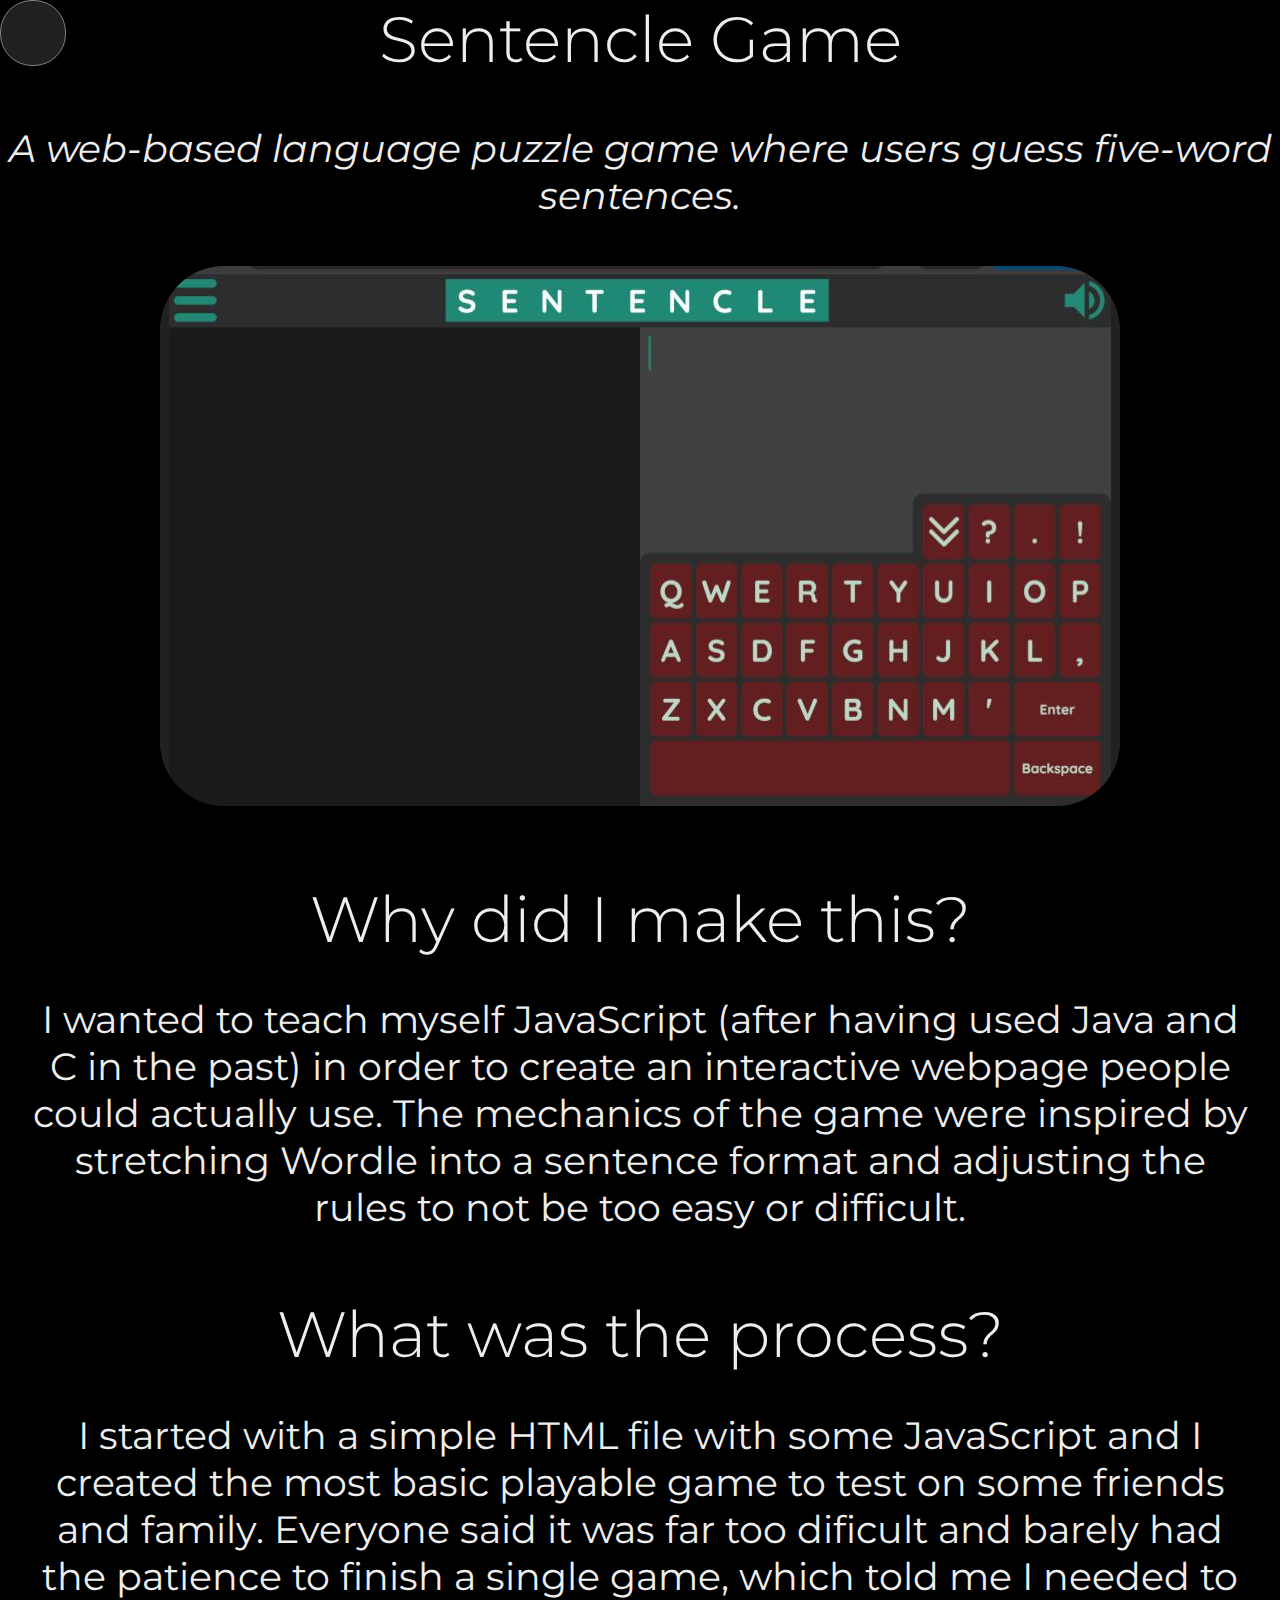
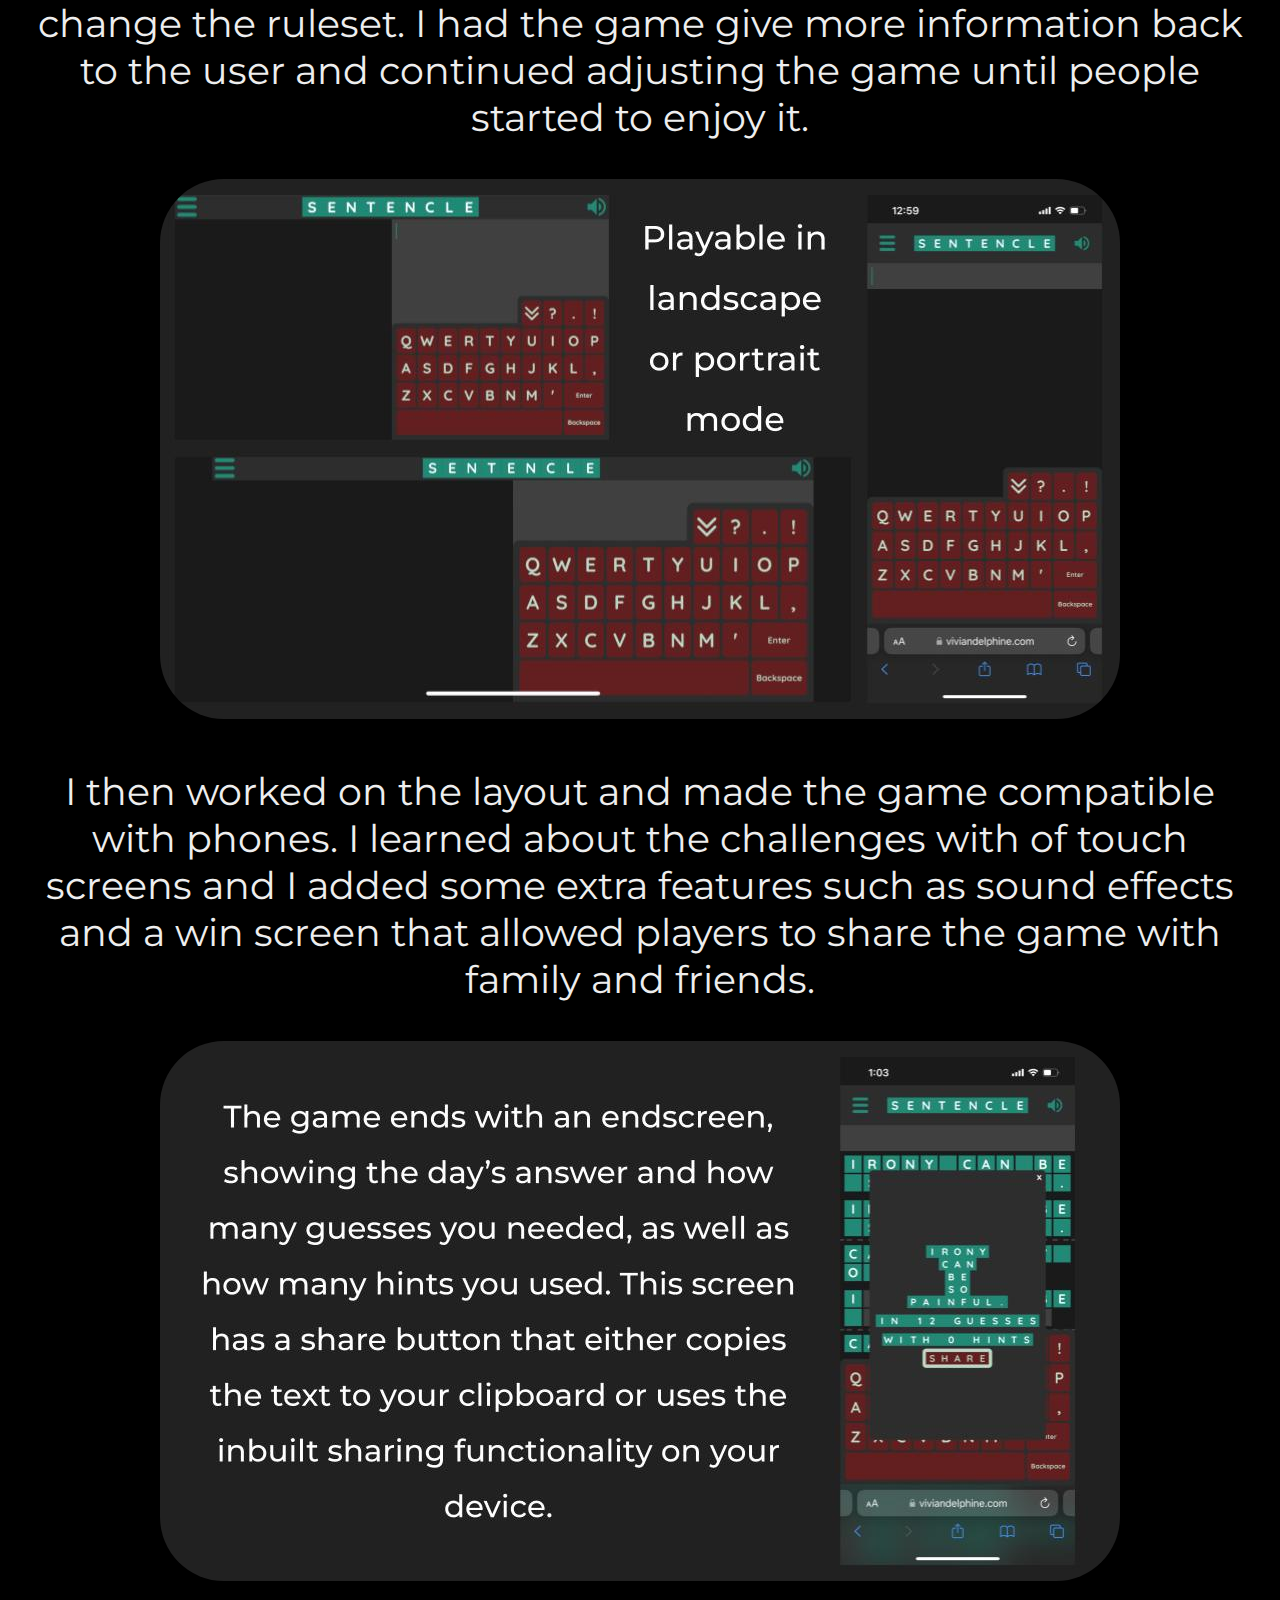
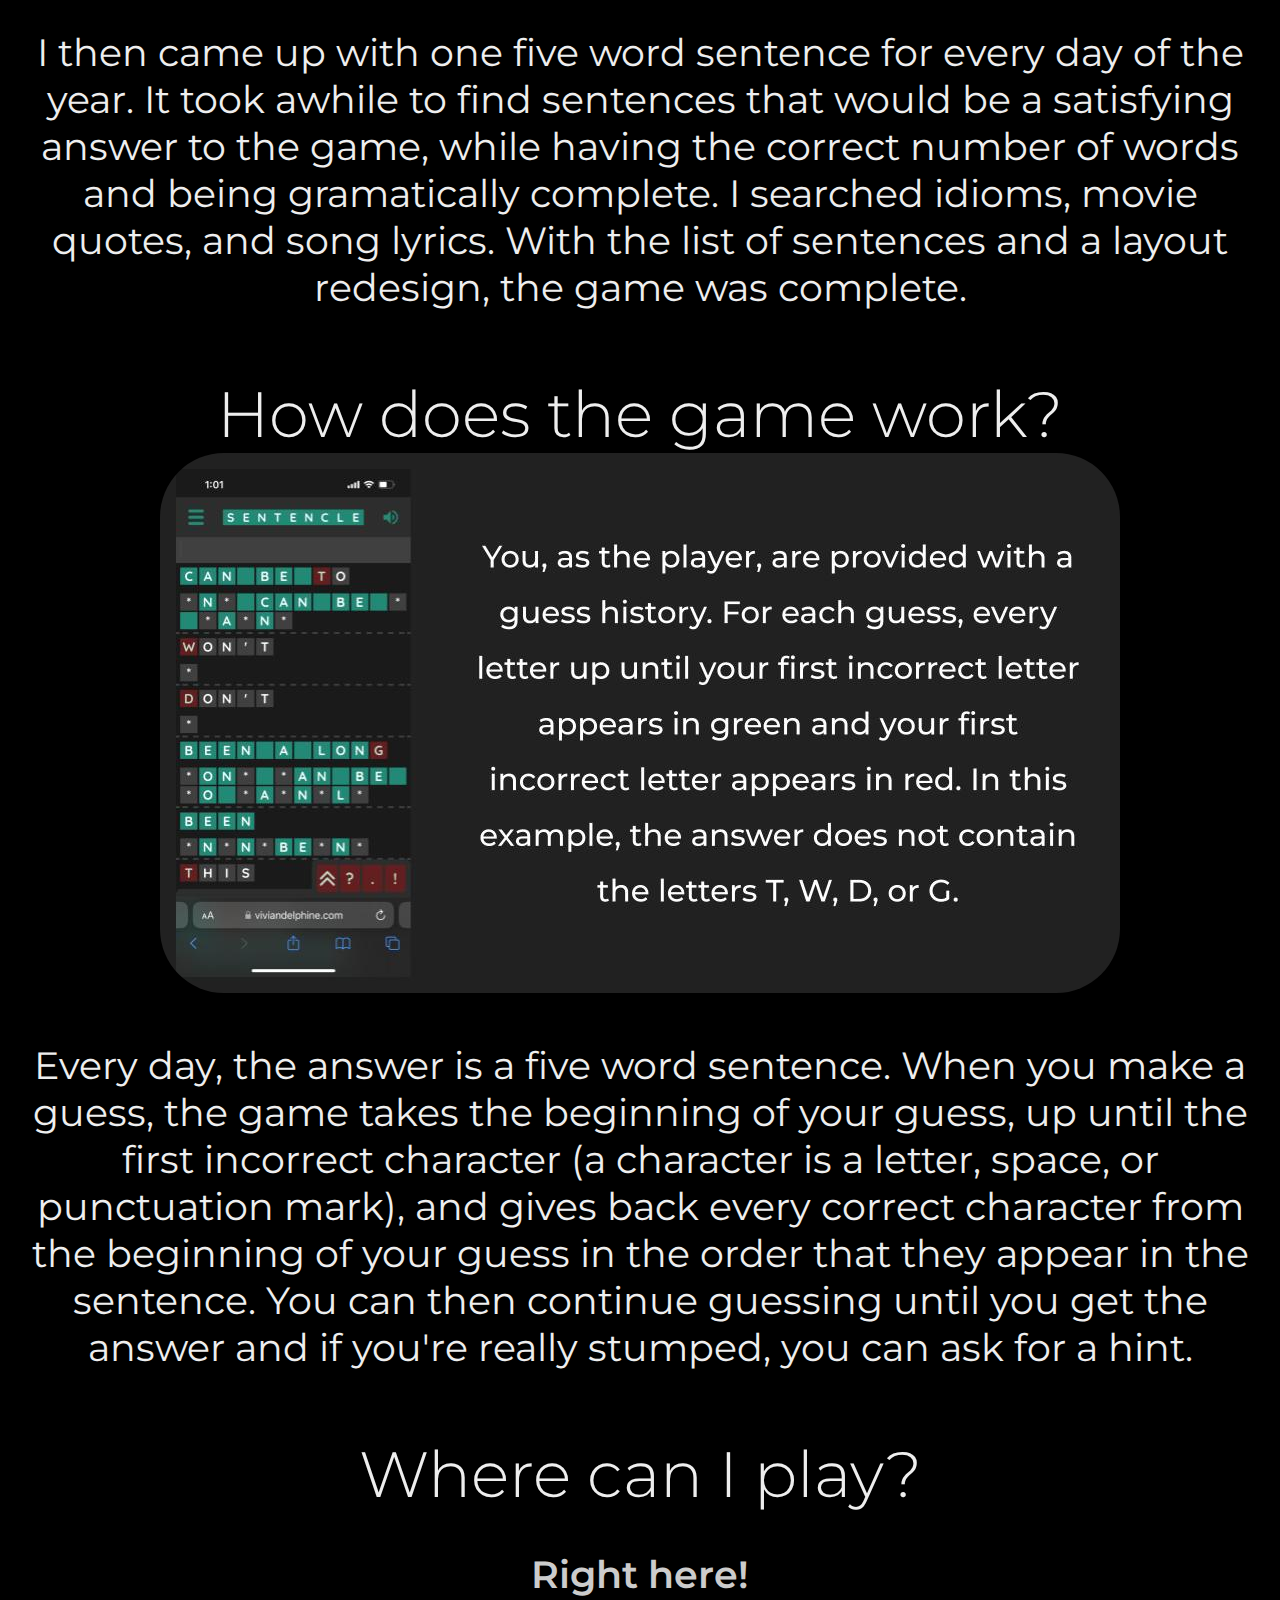
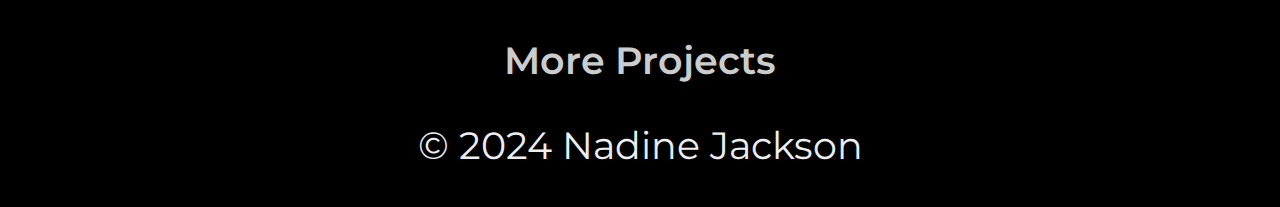
<file: portfolio/sentencle.html>
<!DOCTYPE html>
<html lang="en">
<head>
    <meta charset="utf-8">
    <title>Sentencle Project Page</title>
    <link href="style.css" rel="stylesheet" />
    <link rel="preconnect" href="https://fonts.googleapis.com">
<link rel="preconnect" href="https://fonts.gstatic.com" crossorigin>
<link href="https://fonts.googleapis.com/css2?family=Montserrat:wght@300;400;700&display=swap" rel="stylesheet">
<link rel="icon" type="image/x-icon" href="./favicon.png">
</head>
<body>
    <h2>Sentencle Game</h1>
        <br/><i>A web-based language puzzle game where users guess five-word sentences.</i><br/><br/>
        <img src="./pics/sent_display.jpg">
    <h3>Why did I make this?</h3>
    <p>I wanted to teach myself JavaScript (after having used Java and C in the past) in order to create an interactive webpage people could actually use. The mechanics of the game were inspired by stretching Wordle into a sentence format and adjusting the rules to not be too easy or difficult.</p>
    <h3>What was the process?</h3>
    <p>I started with a simple HTML file with some JavaScript and I created the most basic playable game to test on some friends and family. Everyone said it was far too dificult and barely had the patience to finish a single game, which told me I needed to change the ruleset. I had the game give more information back to the user and continued adjusting the game until people started to enjoy it.</p>
    <img src="./pics/sent_layout.jpg"></img>
    <p>I then worked on the layout and made the game compatible with phones. I learned about the challenges with of touch screens and I added some extra features such as sound effects and a win screen that allowed players to share the game with family and friends.</p>
    <img src="./pics/sent_end.jpg"></img>
    <p>I then came up with one five word sentence for every day of the year. It took awhile to find sentences that would be a satisfying answer to the game, while having the correct number of words and being gramatically complete. I searched idioms, movie quotes, and song lyrics. With the list of sentences and a layout redesign, the game was complete.</p>
    <h3>How does the game work?</h3>
    <img src="./pics/sent_guess.jpg"></img>
    <p>Every day, the answer is a five word sentence. When you make a guess, the game takes the beginning of your guess, up until the first incorrect character (a character is a letter, space, or punctuation mark), and gives back every correct character from the beginning of your guess in the order that they appear in the sentence. You can then continue guessing until you get the answer and if you're really stumped, you can ask for a hint.</p>
    <h3>Where can I play?</h3>
    <p><a href="https://www.viviandelphine.com/sentencle">Right here!</a></p>
    <p><a href="./index.html">More Projects</a></p>
    <p>© 2024 Nadine Jackson</p>
    <div id="follower"></div>
    <script>
        const follower = document.getElementById("follower");
        window.ontouchstart = e =>{
            document.getElementById("follower").style.display = "none";
        }
        window.onmousemove = e => {
            const x = e.clientX - follower.offsetWidth / 2,
            y = e.clientY - follower.offsetHeight / 2;
            document.getElementById("follower").animate([
            { transform: 'translate(' +(x).toString() + 'px,' +(y).toString() + 'px)' }
            ], {
            duration: 1000,
            iterations: 1,
            fill: "forwards"
            });
        }
        document.addEventListener('mouseover', (e) => {
            if(e.target.closest('a') !== null) {
                document.getElementById("follower").animate([
                // key frames
                { 
                    width: "max(8vw, 8vh)",
                    height: "max(8vw, 8vh)",
                    backgroundColor: "#5555FF",
                    borderRadius: "max(4vw, 4vh)"
                }
                ], {
                // sync options
                duration: 100,
                iterations: 1,
                fill: "forwards"
                });
            }
            else{
                document.getElementById("follower").animate([
                // key frames
                { 
                    width: "max(5vw, 5vh)",
                    height: "max(5vw, 5vh)",
                    backgroundColor: "#404040",
                    borderRadius: "max(2.5vw, 2.5vh)"
                 }
                ], {
                // sync options
                duration: 100,
                iterations: 1,
                fill: "forwards"
                });
            }
        })
    </script>
</body>
</html>
</file>
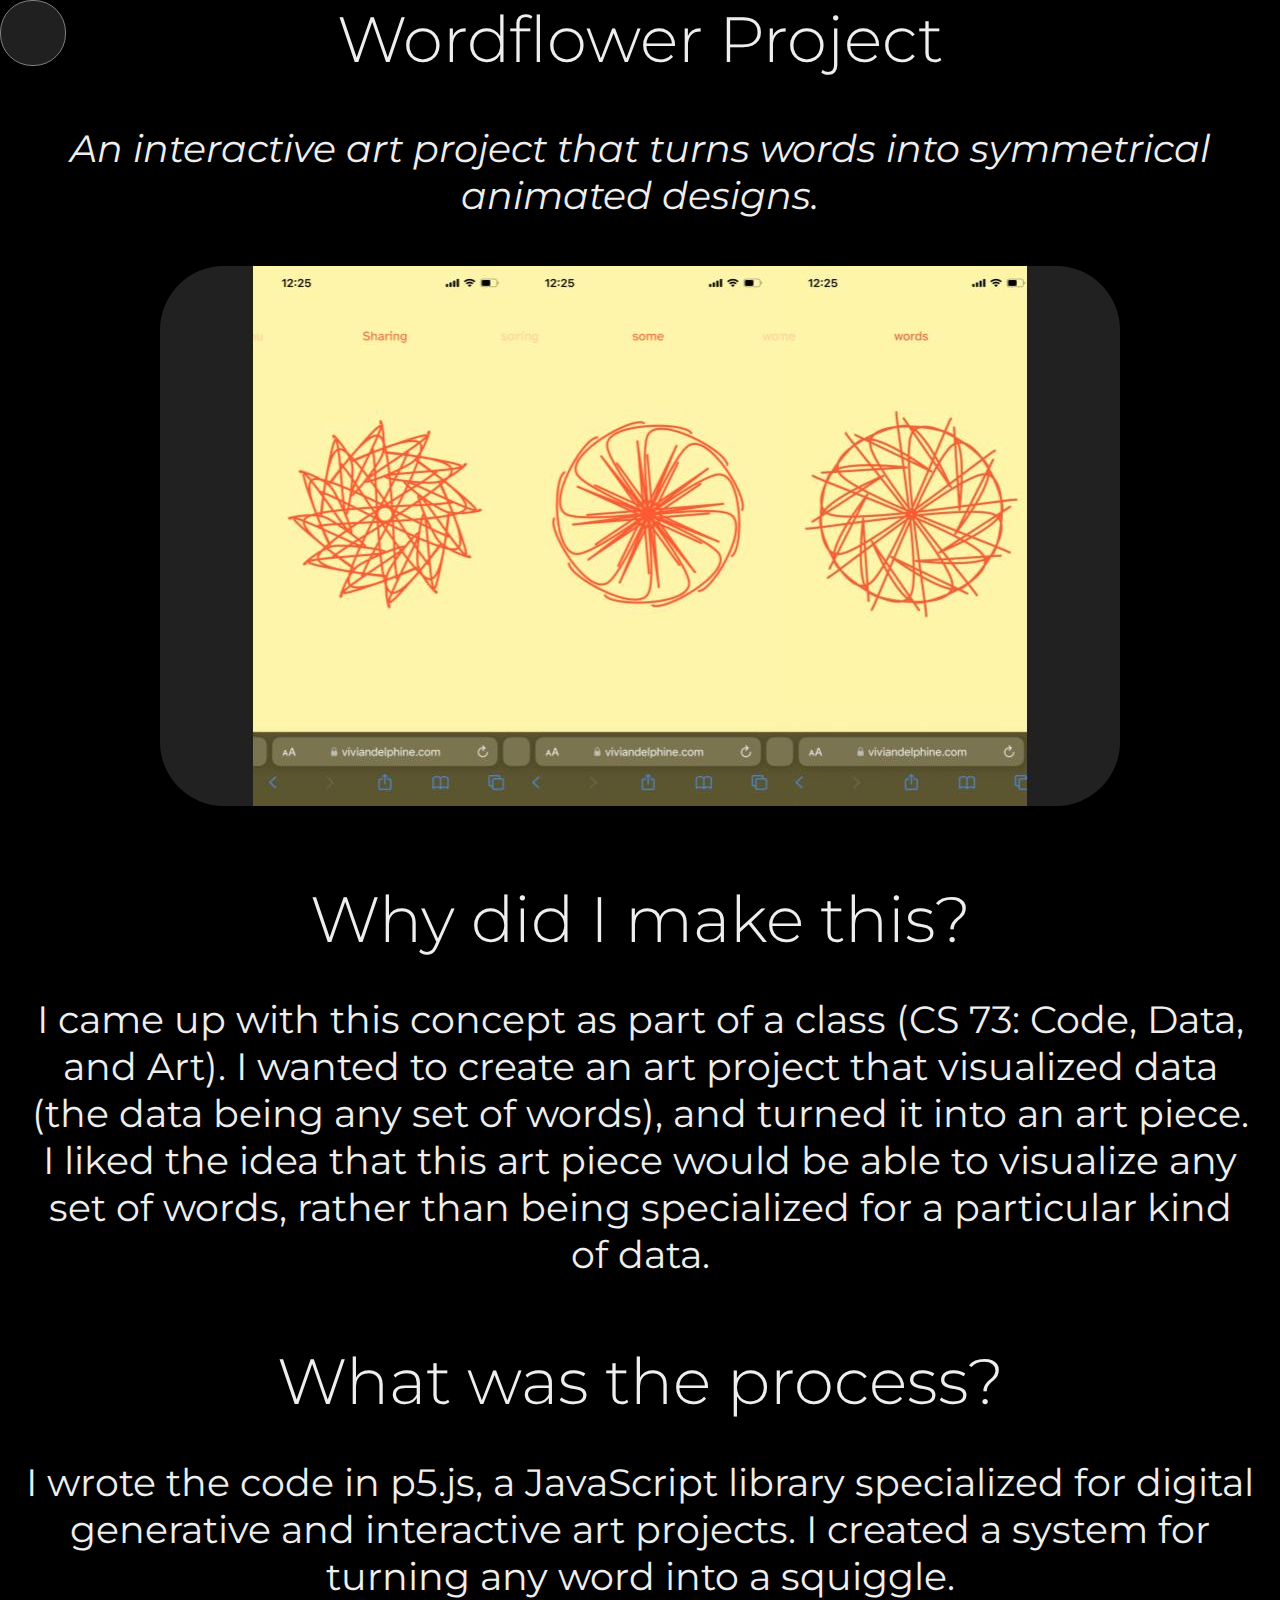
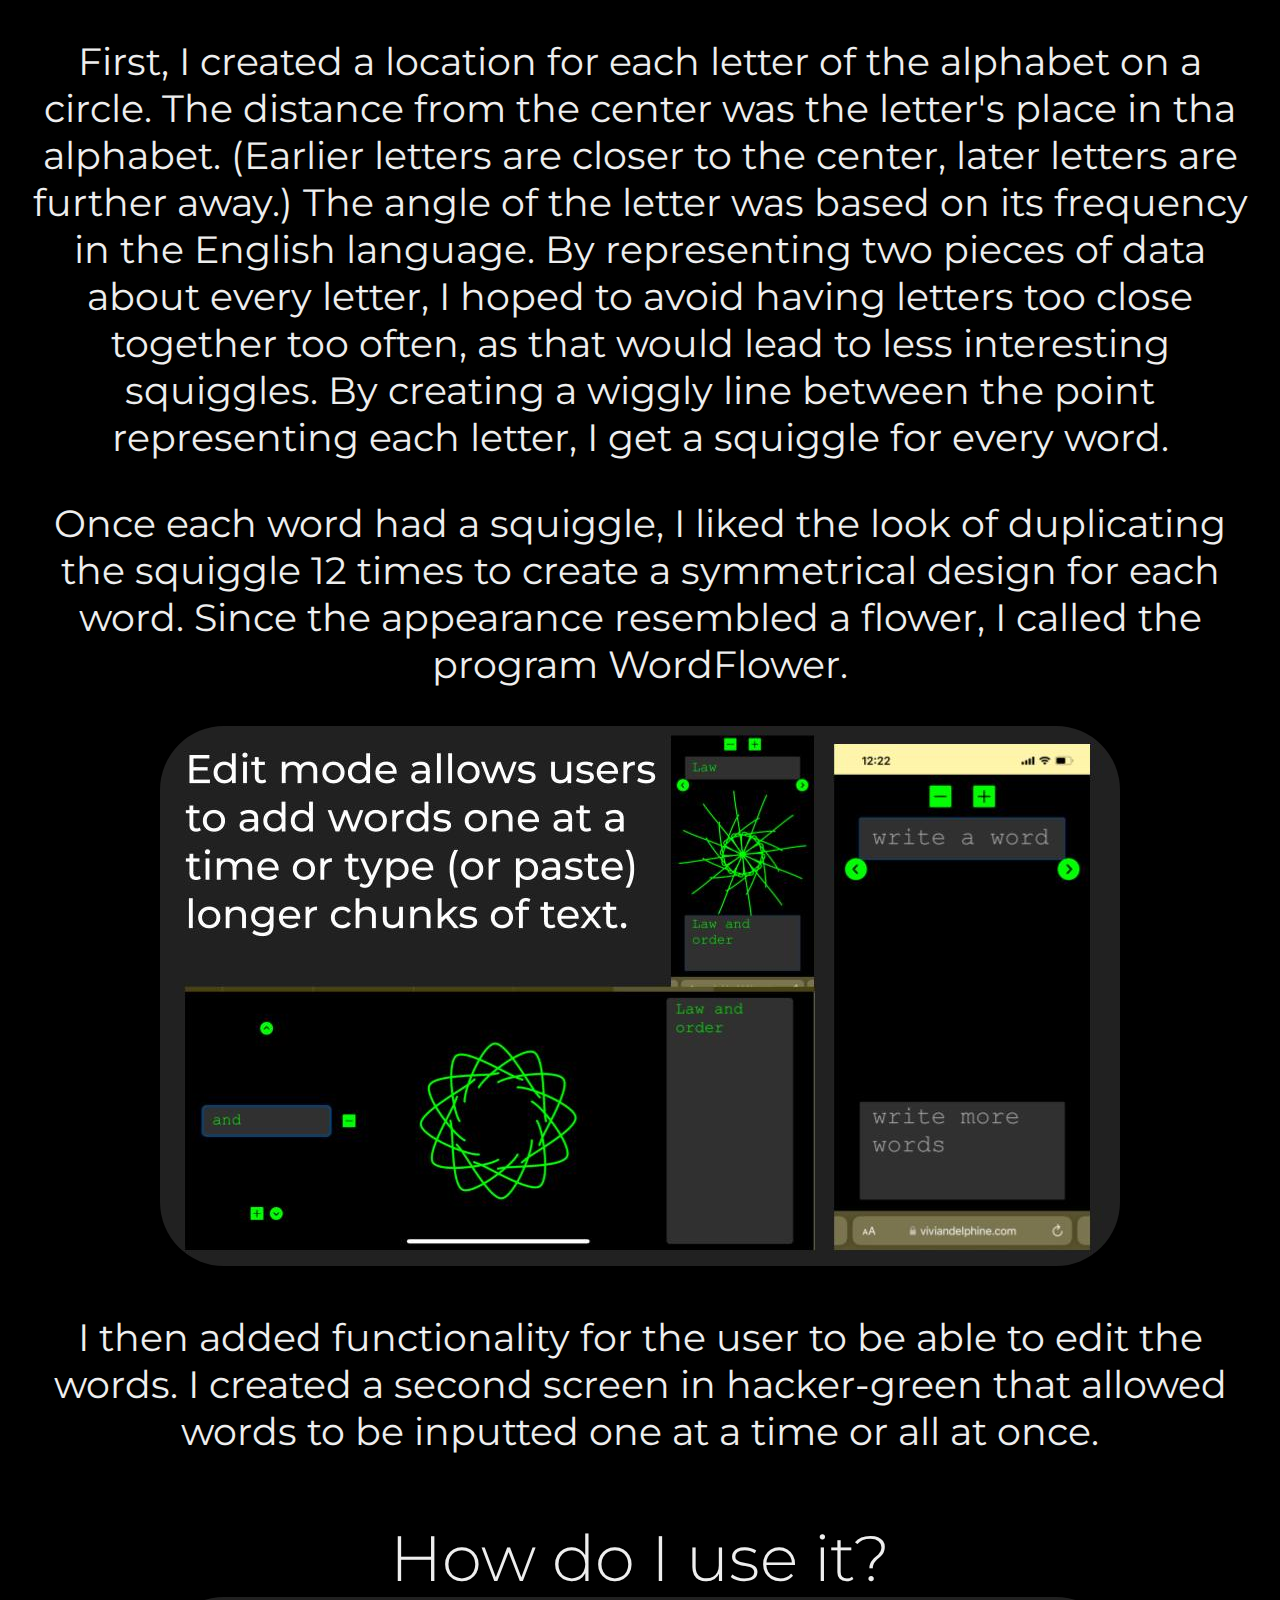
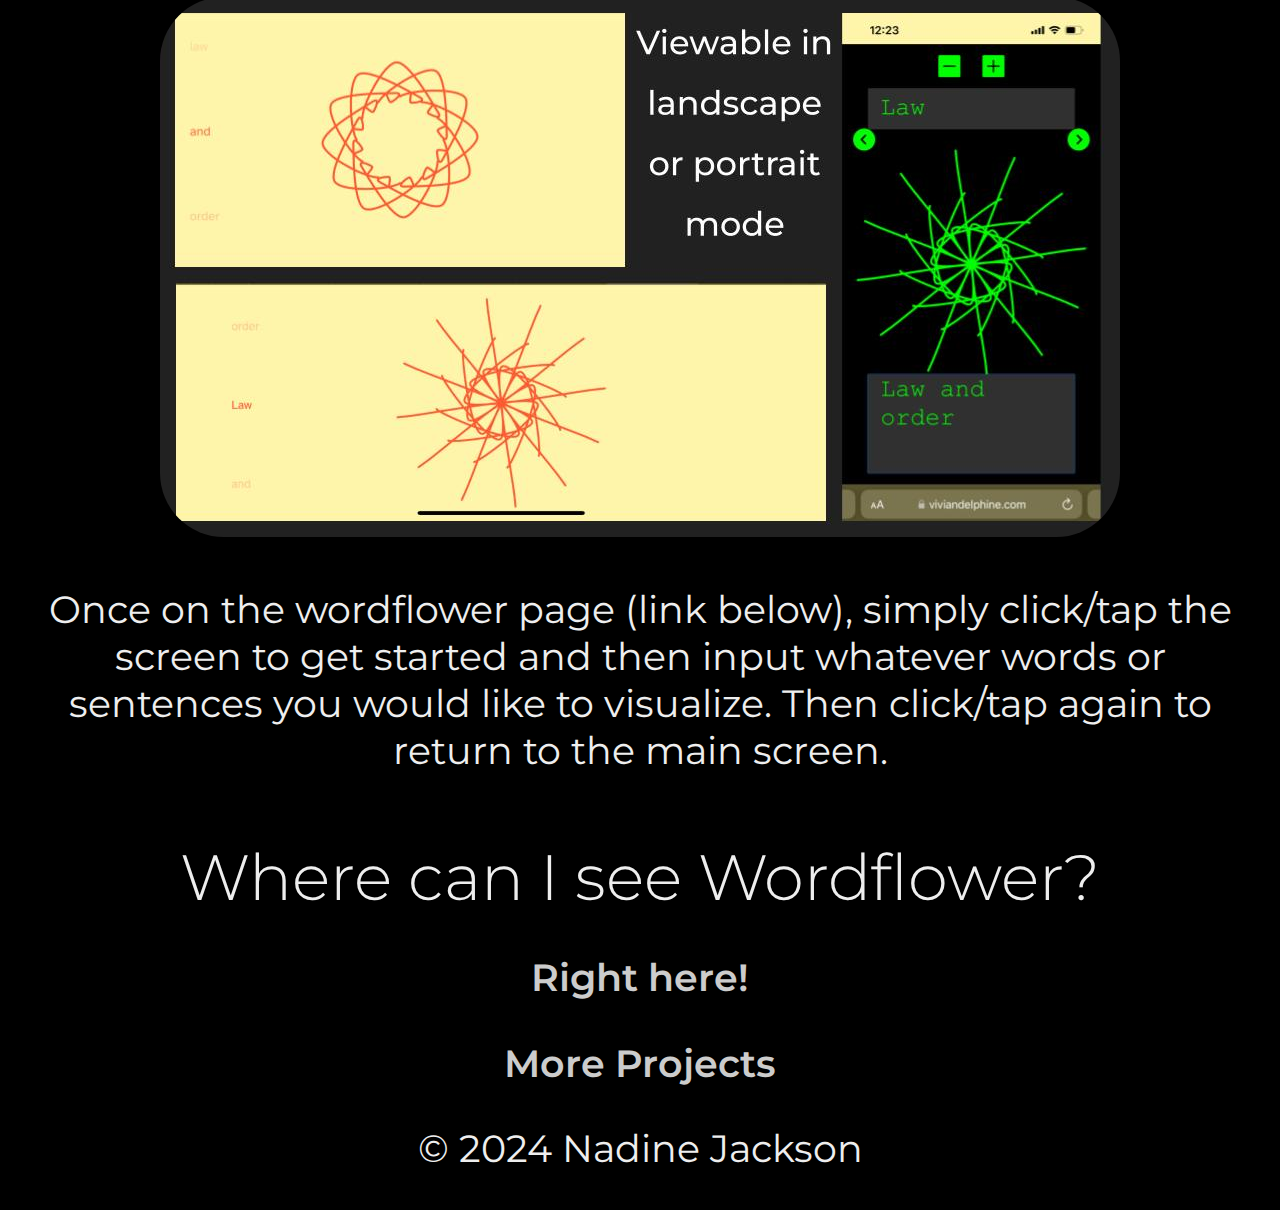
<file: portfolio/wordflower.html>
<!DOCTYPE html>
<html lang="en">
<head>
    <meta charset="utf-8">
    <title>Wordflower Project Page</title>
    <link href="style.css" rel="stylesheet" />
    <link rel="preconnect" href="https://fonts.googleapis.com">
<link rel="preconnect" href="https://fonts.gstatic.com" crossorigin>
<link rel="icon" type="image/x-icon" href="./favicon.png">
<link href="https://fonts.googleapis.com/css2?family=Montserrat:wght@300;400;700&display=swap" rel="stylesheet">
</head>
<body>
    <h2>Wordflower Project</h1>
        <br/><i>An interactive art project that turns words into symmetrical animated designs.</i><br/><br/>
    <img src="./pics/wf_display.jpg"></img>
        <h3>Why did I make this?</h3>
    <p>I came up with this concept as part of a class (CS 73: Code, Data, and Art). I wanted to create an art project that visualized data (the data being any set of words), and turned it into an art piece. I liked the idea that this art piece would be able to visualize any set of words, rather than being specialized for a particular kind of data.</p>
    <h3>What was the process?</h3>
    <p>I wrote the code in p5.js, a JavaScript library specialized for digital generative and interactive art projects. I created a system for turning any word into a squiggle.</p>
    <p>First, I created a location for each letter of the alphabet on a circle. The distance from the center was the letter's place in tha alphabet. (Earlier letters are closer to the center, later letters are further away.) The angle of the letter was based on its frequency in the English language. By representing two pieces of data about every letter, I hoped to avoid having letters too close together too often, as that would lead to less interesting squiggles. By creating a wiggly line between the point representing each letter, I get a squiggle for every word.</p>
    <p>Once each word had a squiggle, I liked the look of duplicating the squiggle 12 times to create a symmetrical design for each word. Since the appearance resembled a flower, I called the program WordFlower.</p>
    <img src="./pics/wf_edit.jpg"></img>
    <p>I then added functionality for the user to be able to edit the words. I created a second screen in hacker-green that allowed words to be inputted one at a time or all at once.</p>
    <h3>How do I use it?</h3>
    <img src="./pics/wf_layout.jpg"></img>
    <p>Once on the wordflower page (link below), simply click/tap the screen to get started and then input whatever words or sentences you would like to visualize. Then click/tap again to return to the main screen.</p>
    <h3>Where can I see Wordflower?</h3>
    <p><a href="https://www.viviandelphine.com/wordflower">Right here!</a></p>
    <p><a href="./index.html">More Projects</a></p>
    <p>© 2024 Nadine Jackson</p>
    <div id="follower"></div>
    <script>
        const follower = document.getElementById("follower");
        window.ontouchstart = e =>{
            document.getElementById("follower").style.display = "none";
        }
        window.onmousemove = e => {
            const x = e.clientX - follower.offsetWidth / 2,
            y = e.clientY - follower.offsetHeight / 2;
            document.getElementById("follower").animate([
            { transform: 'translate(' +(x).toString() + 'px,' +(y).toString() + 'px)' }
            ], {
            duration: 1000,
            iterations: 1,
            fill: "forwards"
            });
        }
        document.addEventListener('mouseover', (e) => {
            if(e.target.closest('a') !== null) {
                document.getElementById("follower").animate([
                // key frames
                { 
                    width: "max(8vw, 8vh)",
                    height: "max(8vw, 8vh)",
                    backgroundColor: "#5555FF",
                    borderRadius: "max(4vw, 4vh)"
                }
                ], {
                // sync options
                duration: 100,
                iterations: 1,
                fill: "forwards"
                });
            }
            else{
                document.getElementById("follower").animate([
                // key frames
                { 
                    width: "max(5vw, 5vh)",
                    height: "max(5vw, 5vh)",
                    backgroundColor: "#404040",
                    borderRadius: "max(2.5vw, 2.5vh)"
                 }
                ], {
                // sync options
                duration: 100,
                iterations: 1,
                fill: "forwards"
                });
            }
        })
    </script>
</body>
</html>
</file>
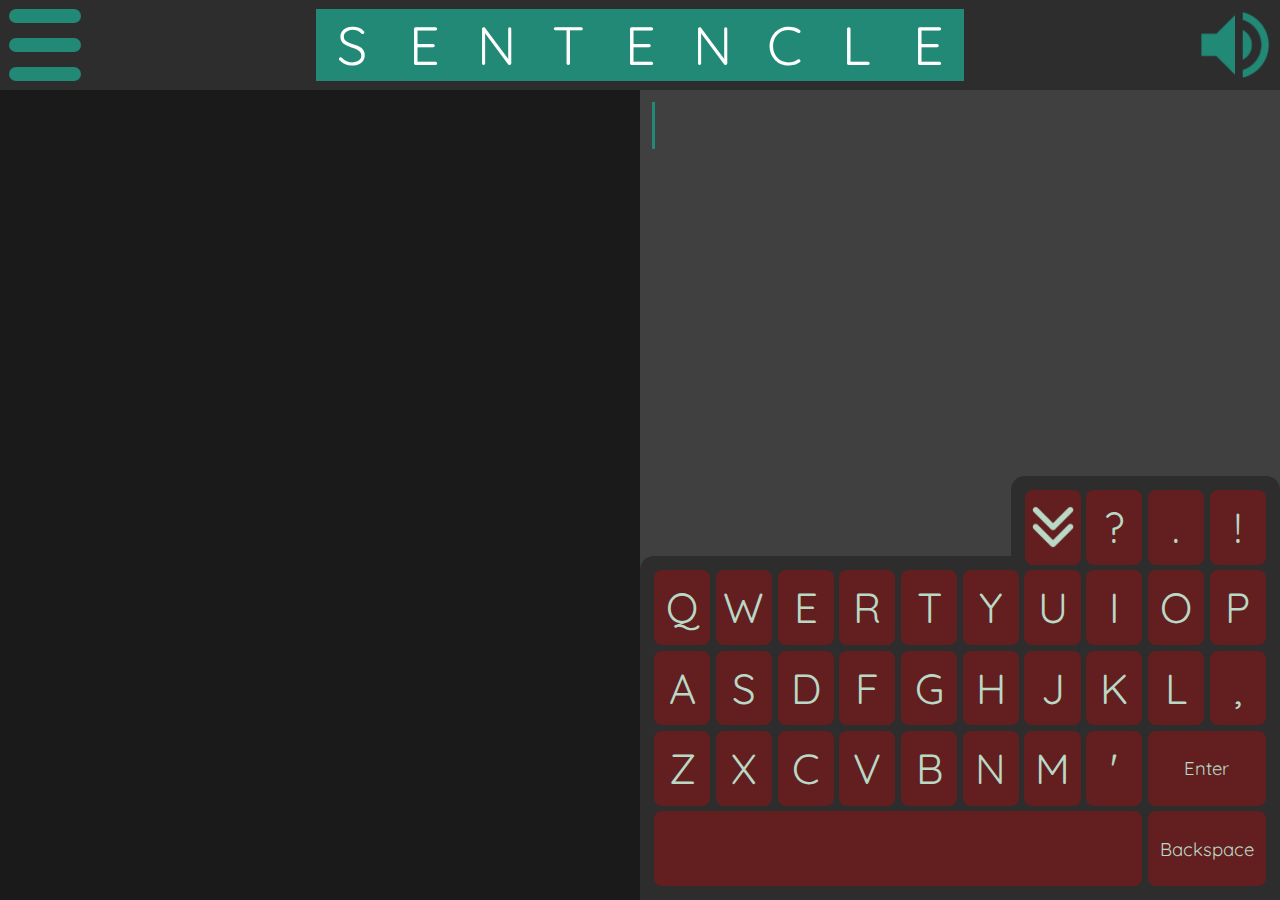
<file: sentencle/index messed up.html>
<!DOCTYPE html>
<html>

<head>
  <title>Sentencle</title>
  <link rel="preconnect" href="https://fonts.googleapis.com">
    <link rel="preconnect" href="https://fonts.gstatic.com" crossorigin>
    <link href="https://fonts.googleapis.com/css2?family=Quicksand:wght@700&display=swap" rel="stylesheet">
    <link rel="icon" href="./favicon2.png?v=2"></link>

    <meta name="viewport" content="initial-scale=1.0,width=device-width" /></meta>

  <link rel="stylesheet" href="style.css"></link>
  
</head>
<body onLoad="makeAll()" onresize="redraw()" onkeydown="keyPress(event)" onkeyup="keyLightLetter(event)" ontouchstart="disableClicks()">
    <script src="./sentences.txt"></script>
    <script>
        var today = new Date();
        var dd = String(today.getDate()).padStart(2, '0');
        var mm = String(today.getMonth() + 1).padStart(2, '0'); //January is 0!
        var yyyy = today.getFullYear();

        var sideBySide;
        var menuOpen = false;
        var pwHeight;
        var pwWidth;
        var mbHeight;
        var kTop;
        var kLeft;
        var kHeight;
        var keySize;
        var keySpacing = 0.1;
        var keyBorder = 0.25;
        var currentGuess = "";
        var cgHeight;
        var letterSize;
        var letterSpacing = 0.1;
        var letterBorder = 0.25;
        var cgWidth;
        var keyboardCollapse = false;
        var goalSentence;
        var recentLetter;
        var menuOpen;
        var endscreenClosed = false;
        var key1 = new Audio('./KeyPress1.mp3');
        //key1.volume = 0.3;
        var key12 = new Audio('./KeyPress1.mp3');
        var key13 = new Audio('./KeyPress1.mp3');
        var key14 = new Audio('./KeyPress1.mp3');
        var key2 = new Audio('./KeyPress2.mp3');
        var key22 = new Audio('./KeyPress2.mp3');
        var key23 = new Audio('./KeyPress2.mp3');
        var key24 = new Audio('./KeyPress2.mp3');
        var doink = new Audio('./doink.mp3');
        var doink2 = new Audio('./doink.mp3');
        var doink3 = new Audio('./doink.mp3');
        var doink4 = new Audio('./doink.mp3');
        var winJingle = new Audio('./winJingle.mp3');
        var SoundOn = true;
        var Clicks = true;
        function disableClicks(){
            Clicks = false;
        }
        function playOneOf(l){
            let i = 0;
            for (i = 0; i < l.length; i++){
                let sound = l[i];
                //sound.load();
                if (sound.currentTime == 0 || sound.ended){
                    if (sound.ended){
                        sound.load();
                    }
                    sound.volume = 0.08;
                    sound.play();
                    return true;
                    }
                }
                return false;
        }
        function playSound(sound){
            if (SoundOn){
                //sound2 = sound.cloneNode();
                //sound2.play();
                if (sound == key1 && Clicks){
                playOneOf([key1, key12, key13, key14]);

                }
                else if (sound == key2 && Clicks){
                playOneOf([key2, key22, key23, key24]);

                }
                else if (sound == doink && Clicks){
                playOneOf([doink, doink2, doink3, doink4]);

                }
                else if (sound == winJingle) {
                playOneOf([winJingle]);
                }
            }
        }
        function setCookie(cname, cvalue) {
            var d = new Date(today.getFullYear(), today.getMonth(), today.getDate(), 23, 59, 59);
            //d.setHours(24,0,0,0);
            let expires = "expires=" + d.toGMTString();
            document.cookie = cname + "=" + cvalue + ";" + expires + ";path=/";
        }

        function getCookie(cname) {
        let name = cname + "=";
        let ca = document.cookie.split(';');
        for(let i = 0; i < ca.length; i++) {
            let c = ca[i];
            while (c.charAt(0) == ' ') {
                c = c.substring(1);
            }
            if (c.indexOf(name) == 0) {
                return c.substring(name.length, c.length);
            }
            }
            return "";
        }

        window.addEventListener('keydown', function(e) {
        if(e.keyCode == 32 && e.target == document.body) {
            e.preventDefault();
        }
        });
        function newDiv(name){
            return "<div id=" + name + "></div>";
        }
        function keyPress(e){
            let k = e.key;
            if ("qwertyuiopasdfghjklzxcvbnm?.!,".includes(k.toLowerCase())){
                press(k.toUpperCase());
                if (!keyboardCollapse || "?.!".includes(k.toLowerCase())){
                    darkLetter(k.toUpperCase());
                }
            }
            else if (k == " "){
                press(k.toUpperCase());
                if (!keyboardCollapse){
                    darkLetter("3");
                }
            }
            else if (k == "'"){
                press(k.toUpperCase());
                if (!keyboardCollapse){
                darkLetter("1");}
            }
            else if (k == "Enter"){
                press("2");
                if (!keyboardCollapse){
                darkLetter("2");}
            }
            else if (k == "Backspace"){
                press("4");
                if (!keyboardCollapse){
                darkLetter("4");}
            }
        }
        function answer(guess){
            let trueAnswer = goalSentence;
            let i = 0;
            let revealed = "";
            let firstWrong = getCookie("firstWrong").split("-");
            while (i < guess.length && trueAnswer.includes(guess[i])){
                revealed += guess[i];
                i += 1;
            }
            firstWrong.push(i);
            setCookie("firstWrong", firstWrong.join("-"));
            let ret = "";
            for (letter of trueAnswer){
                if (revealed.includes(letter)){
                    ret += letter;
                }
                else if (ret.length == 0 || ret[ret.length - 1] != "*"){
                    ret += "*";
                }
            }
            if (ret == trueAnswer){
                setCookie("gameOver", "true");
                makeAll();
            }
            return ret;

        }
        function cursorError(){
            let c = document.getElementById("cursor");
            playSound(doink);
            c.style.animation = "blink";
            c.style.animationDuration = "1s";
            c.style.animationIterationCount = "infinite";
            window.setTimeout(function() {
                c.style.animation = "blink, turn-red";
                c.style.animationDuration = "1s, 2s";
                c.style.animationIterationCount = "infinite, 1";
            }, 50);
        }
        function press(text){
            if (getCookie("gameOver") == "true"){
                if ("423 ".includes(text)){
                    playSound(key2);
                }
                else{
                    playSound(key1);
                }
                return;
            }
            if (text == "4"){ //backspace
                if (currentGuess != ""){
                    currentGuess = currentGuess.substr(0, currentGuess.length - 1);
                    playSound(key2);
                    makeCurrentGuess();
                    sizeCurrentGuess();
                    sizeHistory();
                }
                else{
                    cursorError();
                }
            }
            else if (text == "2"){ //press enter
                if (currentGuess != ""){
                    let guessHistory = getCookie("guessHistory").split("-");
                    guessHistory.push(currentGuess);
                    setCookie("guessHistory", guessHistory.join("-"));
                    let answerHistory = getCookie("answerHistory").split("-");
                    answerHistory.push(answer(currentGuess));
                    setCookie("answerHistory", answerHistory.join("-"));
                    currentGuess = "";
                    playSound(key2);
                    makeCurrentGuess();
                    sizeCurrentGuess();
                    makeHistory();
                    sizeHistory();
                    sizeCurrentGuess();
                    sizeHistory();
                }
                else{
                    cursorError();
                }
                
            }
            else if (text == "1"){ //quote
                if (currentGuess.length > 59){
                    cursorError();
                    return;
                }
                playSound(key1);
                currentGuess += "'";
                makeCurrentGuess();
                sizeCurrentGuess();
                sizeHistory();
            }
            else if (text == "3" || text == " "){ //space
                if (currentGuess.length > 59){
                    cursorError();
                    return;
                }
                playSound(key2);
                currentGuess += " ";
                makeCurrentGuess();
                sizeCurrentGuess();
                sizeHistory();
            }
            else if (text == "5"){ // collapse keyboard
                keyboardCollapse = !keyboardCollapse;
                makeKeys();
                redraw();
            }
            else{ //normal letters
                if (currentGuess.length > 59){
                    cursorError();
                    return;
                }
                playSound(key1);
                currentGuess += text;
                makeCurrentGuess();
                sizeCurrentGuess();
                sizeHistory();
            }
        }
        function mouseClickLetter(p){
            if (recentLetter != p){
                press(p);
            }
            else{
                recentLetter = "~";
            }
        }
        function darkLetter(p){
            document.getElementById(p).style.backgroundColor = "#2d2d2d";
        }
        function mouseDarkLetter(p){
            if (recentLetter != p){
                darkLetter(p);
            }
        }
        function mobileDarkLetter(p){
            recentLetter = p;
            darkLetter(p);
        }
        
        function mobileClickLetter(p){
            //lightLetter(p);
            press(p);
        }
        function keyLightLetter(e){
            let k = e.key;
            //console.log(k);
            if ("?.!".includes(k) || !keyboardCollapse){
                if (k == "Backspace"){ //backspace
                    lightLetter("4");
                    //console.log("backspacing...");
                }
                else if (k == "Enter"){
                    lightLetter("2");
                }
                else if (k == " "){
                    lightLetter("3");
                }
                else if (k == "'"){
                    lightLetter("1");
                }
                else if ("qwertyuiopasdfghjklzxcvbnm?.!,".includes(k)){
                    lightLetter(k.toUpperCase());
                }
            }
        }
        function lightLetter(p){
            document.getElementById(p).style.backgroundColor = "#631f1f";
        }
        function newButton(name){
            let inner = name;
            let pressed = name;
            if (name == "1"){
                inner = "'";
            }
            else if (name == "2"){
                inner = "Enter";
            }
            else if (name == "3"){
                inner = "";
            }
            else if (name == "4"){
                inner = "Backspace";
            }
            else if (name == "5"){
                inner = "";
            }
            let md = " onmousedown=\"mouseClickLetter('" + pressed + "')\"";
            //let mov = " onmouseover=\"mouseDarkLetter('" + pressed + "')\"";
            //let mo = " onmouseout=\"lightLetter('" + pressed + "')\"";
            //let ts = " ontouchstart=\"mobileDarkLetter('" + pressed + "')\"";
            let te = " ontouchend=\"mobileClickLetter('" + pressed + "')\"";
            return "<button type='button' " + md + te + "\
            class='button' \
            id='" + name + "'>" + inner + "</button>";
            document.getElementById(name).addEventListener('touchend', event => {
                event.preventDefault();
            });
            
        }
        function newLetter(name, i){
            return "<div \
            class='letter' \
            id='" + i + "'>" + name + "</div>";
        }
        function setLocation(el, t, l){
            el.style.top = t.toString() + "px";
            el.style.left = l.toString() + "px";
        }
        function setSize(el, h, w){
            el.style.height = h.toString() + "px";
            el.style.width = w.toString() + "px";
        }
        function sizeMenu(){
            let t = document.getElementById("title");
            let twidth = window.innerWidth * 0.6;
            let theight = twidth / 9;
            if (theight > mbHeight * 0.8){
                theight = mbHeight * 0.8;
                twidth = theight * 9;
            }
            setSize(t, theight, Math.ceil(theight) * 9);
            sizeLetters(t, theight, theight, 0);
            hb = document.getElementById("hamburger");
            setSize(hb, theight, theight);
            hb.style.position = "absolute";
            setLocation(hb, mbHeight / 2 - theight / 2, mbHeight / 2 - theight / 2);
            let slice;
            for (let i = 0; i < 3; i++){
                slice = document.getElementById("slice" + i.toString());
                setSize(slice, theight / 5, theight);
                slice.style.marginBottom = (theight / 5).toString() + "px";
                slice.style.borderRadius = (theight / 10).toString() + "px";
            }
            let m = document.getElementById("menu");
            if (menuOpen){
                if (sideBySide){
                    m.style.width = (pwWidth / 3).toString() + "px";
                }
                else{
                    m.style.width = (pwWidth * 2 / 3).toString() + "px";
                }
                m.style.height = (pwHeight).toString() + "px";
                m.style.position = "absolute";
                setLocation(m, mbHeight, 0);
                m.style.paddingTop = (theight).toString() + "px";
                //m.style.paddingLeft = theight / 2;
                let hm = document.getElementById("menuHint");
                setSize(hm, theight, Math.ceil(theight) * "HINT".length);
                for (l of hm.getElementsByClassName("letter")){
                    setSize(l, theight, theight);
                    l.style.fontSize = (theight * 0.75).toString() + "px";
                }
                hm.style.marginBottom = (theight).toString() + "px";
                let rm = document.getElementById("menuRules");
                setSize(rm, theight, Math.ceil(theight) * "RULES".length);
                for (l of rm.getElementsByClassName("letter")){
                    setSize(l, theight, theight);
                    l.style.fontSize = (theight * 0.75).toString() + "px";
                }
                rm.style.marginBottom = (theight).toString() + "px";
                let cm = document.getElementById("menuClose");
                setSize(cm, theight, Math.ceil(theight) * "CLOSE".length);
                cm.style.top = (theight * 2).toString() + "px";
                for (l of cm.getElementsByClassName("letter")){
                    setSize(l, theight, theight);
                    //l.style.top = (5 * theight).toString() + "px";
                    l.style.fontSize = (theight * 0.75).toString() + "px";
                }
            }
            else{
                m.style.width = "0px";
            }
            let sb = document.getElementById("soundButton");
            setSize(sb, theight, theight);
            setLocation(sb, (mbHeight - theight) / 2, window.innerWidth - theight - (mbHeight - theight) / 2);
        }
        function sizeMenuBar(){
            let mb = document.getElementById("menuBar");
            setSize(mb, mbHeight, window.innerWidth);
            
        }
        function sizePlayWindow(){
            let mb = document.getElementById("menuBar");
            let pw = document.getElementById("playWindow");
            setLocation(pw, mbHeight, 0);
            setSize(pw, pwHeight, pwWidth);
        }
        function sizeHistory(){
            let total = 0;
            let h = document.getElementById("history");
            let pw = document.getElementById("playWindow");
            let hWidth = pwWidth;
            if (sideBySide){
                hWidth /= 2;
                setLocation(h, 0, 0); 
                setSize(h, pwHeight, hWidth);
            }
            else{
                setLocation(h, cgHeight, kLeft);
                setSize(h, pwHeight, hWidth);
            }
            let lettersInALine = 12;
            let ht;
            let wh;
            let rows;
            let answerBoxes = document.getElementsByClassName("answerBox");
            let answerHistory = getCookie("answerHistory").split("-");
            for (let i = answerBoxes.length - 1; i >= 0; i--){
                answerBox = answerBoxes[i];
                rows = Math.max(1, Math.ceil(answerHistory[answerBoxes.length - i].length / 12));
                wh = hWidth;
                ht = rows * letterSize + (rows - 1) * letterSpacing * letterSize + 2 * letterBorder * letterSize;
                setSize(answerBox, ht, wh);
                answerBox.style.paddingTop = (letterBorder * letterSize).toString() + "px";
                answerBox.style.paddingLeft = (letterBorder * letterSize).toString() + "px";
                total += ht;
            }
            let guessBoxes = document.getElementsByClassName("guessBox");
            let guessHistory = getCookie("guessHistory").split("-");
            for (let i = guessBoxes.length - 1; i >= 0; i--){
                guessBox = guessBoxes[i];
                rows = Math.max(1, Math.ceil(guessHistory[guessBoxes.length - i].length / 12));
                wh = hWidth;
                ht = rows * letterSize + (rows - 1) * letterSpacing * letterSize + 2 * letterBorder * letterSize;
                guessBox.style.paddingTop = (letterBorder * letterSize).toString() + "px";
                guessBox.style.paddingLeft = (letterBorder * letterSize).toString() + "px";
                setSize(guessBox, ht, wh);
                total += ht;
            }
            if (!sideBySide){
                setSize(h, Math.max(total+ kHeight + keySize + keySize*keySpacing, pwHeight - cgHeight), pwWidth);
            }
            else{
                setSize(document.getElementById("currentGuess"), Math.max(total, pwHeight), cgWidth);
            }
            sizeLetters(h);
        }
        function sizeLetters(domain, h = letterSize, w = letterSize, mr = letterSize * letterSpacing){
            let letters = domain.getElementsByClassName("letter");
            //letterSize = pwHeight / 10;
            for (letter of letters){
                setSize(letter, h, w);
                letter.style.fontSize = (h * 0.75).toString() + "px";
                letter.style.marginRight = (mr).toString() + "px";
                letter.style.marginBottom = (mr).toString() + "px";
            }
        }
        function sizeCurrentGuess(){
            let cg = document.getElementById("currentGuess");
            let pw = document.getElementById("playWindow");
            cgWidth = pwWidth / 2;
            cgHeight = pwHeight;
            if (sideBySide){
                setLocation(cg, 0, window.innerWidth / 2);
                setSize(cg, pwHeight, cgWidth);
            }
            else{
                cgWidth = pwWidth;
                //cgHeight /= 2;
                setLocation(cg, 0, 0);
            }
            let numLetters = 12;
            letterSize = cgWidth / (2 * letterBorder + (numLetters - 1) * letterSpacing + numLetters);
            if (!sideBySide){
                let j = Math.max(1, Math.ceil(currentGuess.length / 12));
                cgHeight = j * letterSize + (j - 1) * letterSpacing * letterSize + 2 * letterBorder * letterSize;
                setSize(cg, cgHeight, cgWidth);
            }
            cg.style.paddingTop = (letterSize * letterBorder).toString() + "px";
            cg.style.paddingLeft = (letterSize * letterBorder).toString() + "px";
            let cursor = document.getElementById("cursor");
            setSize(cursor, letterSize, letterSize * 0.07);
            sizeLetters(cg);
        }
        function sizeKeys(keySize){
            let keyHeight = keySize * 1.33;
            let buttons = document.getElementsByClassName("button");
            for (button of buttons){
                if (button.id == "2"){
                    setSize(button, keyHeight, keySize * (2 + keySpacing)); 
                    button.style.fontSize = (keySize * 0.33).toString() + "px";
                }
                else if (button.id == "4"){
                    setSize(button, keyHeight, keySize * (2 + keySpacing)); 
                    button.style.fontSize = (keySize * 0.33).toString() + "px";
                }
                else if (button.id == "3"){
                    setSize(button, keyHeight, keySize * (8 + 7 * keySpacing)); 
                }
                else{
                    setSize(button, keyHeight, keySize);
                    button.style.fontSize = (keySize * 0.75).toString() + "px";
                }
                button.style.marginRight = (keySize * keySpacing).toString() + "px";
                button.style.marginBottom = (keySize * keySpacing).toString() + "px";
                button.style.borderRadius = (keySize / 7).toString() + "px";
            }
        }
        function sizeKeyboard(){
            
            let k = document.getElementById("keyboard");
            let kWidth = pwWidth;
            kLeft = 0;
            if (sideBySide){
                kWidth /= 2;
                kLeft = pwWidth / 2;
            }
            let ratio = (4 * 1.33 + 3 * keySpacing + 2 * keyBorder) / (10 + 9 * keySpacing + 2 * keyBorder);
            let keyHeight;
            if (keyboardCollapse){
                kTop = window.innerHeight * 0.98;
                kHeight = window.innerHeight * 0.02;
                keySize = kWidth * ratio / (4 * 1.33 + 3 * keySpacing + 2 * keyBorder);
                keyHeight = keySize * 1.33;
            }
            else{
                kHeight = kWidth * ratio;
                kTop = window.innerHeight - kHeight;
                keySize = kHeight / (4 * 1.33 + 3 * keySpacing + 2 * keyBorder);
                keyHeight = keySize * 1.33;
            }
                setLocation(k, kTop, kLeft);
                setSize(k, kHeight, kWidth);
                k.style.paddingTop = (keySize * keyBorder).toString() + "px";
                k.style.paddingLeft = (keySize * keyBorder).toString() + "px";
                let bk = document.getElementById("bonusKeys");
                let bkTop = kTop - keyHeight - keySpacing * keySize;
                let bkLeft = kLeft + 6 * keySize * (1 + keySpacing);
                setLocation(bk, bkTop, bkLeft);
                setSize(bk, keyHeight + keySize * keyBorder, 4 * keySize + 3 * keySize * keySpacing + 2 * keyBorder * keySize);
                bk.style.paddingTop = (keySize * keyBorder).toString() + "px";
                bk.style.paddingLeft = (keySize * keyBorder).toString() + "px";
                k.style.borderRadius = (keySize * 0.25).toString() + "px 0px 0px 0px";
                bk.style.borderRadius = (keySize * 0.25).toString() + "px " + (keySize * 0.25).toString() + "px 0px 0px";
            sizeKeys(keySize);
        }
        function sizeEndscreen(){
            e = document.getElementById("endscreen");
            setSize(e, pwHeight * 0.75, pwWidth * 0.75);
            e.style.borderRadius = (pwHeight * 0.01).toString() + "px";
            let word;
            let ht = Math.min(pwWidth * 0.75 / (14), pwHeight * 0.75 / 10.5);
            let hz;
            let letters;
            e.style.paddingTop = ((pwHeight * 0.75 - ht * 9.5) / 2).toString() + "px";
            e.style.boxSizing = "border-box";
            for (let i = 0; i < 5; i++){
                word = document.getElementById("word" + i.toString());
                letters = word.getElementsByClassName("letter");
                hz = letters.length;
                setSize(word, ht, ht * hz);
                word.style.position = "relative";
                word.style.left = ((pwWidth * 0.75 - ht * hz) / 2).toString() + "px";
                //word.style.top = "0px";
                for (letter of letters){
                    setSize(letter, ht, ht, 0);
                    letter.style.fontSize = (ht * 0.75).toString() + "px";
                }
            }
            document.getElementById("word4").style.marginBottom  = (ht / 2).toString() + "px";
            let lastWords = ["guessResult", "hintResult", "shareButton"];
            for (str of lastWords){
                word = document.getElementById(str);
                letters = word.getElementsByClassName("letter");
                hz = letters.length;
                setSize(word, ht, ht * hz);
                word.style.position = "relative";
                word.style.left = ((pwWidth * 0.75 - ht * hz) / 2).toString() + "px";
                //word.style.top = "0px";
                for (letter of letters){
                    setSize(letter, ht, ht, 0);
                    letter.style.fontSize = (ht * 0.75).toString() + "px";
                }
                word.style.marginBottom = (ht / 2).toString() + "px";
                if (str == "shareButton"){
                    word.style.left = ((pwWidth * 0.75 - ht * hz) / 2 - pwHeight * 0.01).toString() + "px";
                    word.style.top = (0 - pwHeight * 0.01).toString() + "px";
                }
            }
            let share = document.getElementById("shareButton");
            share.style.borderRadius = (pwHeight * 0.01).toString() + "px";
            share.style.borderWidth = (pwHeight * 0.01).toString() + "px";

            let ex = document.getElementById("endscreenX");
            setLocation(ex, 0, pwWidth * 0.75 - ht);
            setSize(ex, ht, ht);
            ex.style.fontSize = (ht * 0.75).toString() + "px";
        }
        function giveHint(){
            if (getCookie("gameOver") == "true"){
                return;
            }
            openMenu();
            let allguesses = getCookie("answerHistory").split("-");
            let bestguess = 0;
            let bestlength = 0;
            let truelength;
            for (let k in allguesses){
                truelength = allguesses[k].split("*").join("").length;
                //console.log(allguesses[k].split("*"));
                if (truelength > bestlength){
                    bestlength = truelength;
                    bestguess = k;
                }
            }
            let guessPieces = allguesses[bestguess].split("*");
            //console.log(allguesses[bestguess]);
            let beginning = guessPieces[0];
            let end = guessPieces.slice(1).join("");
            let helpful = beginning + goalSentence[beginning.length] + end + "2";
            let j = 0;
            let hstr = getCookie("hints");
            let hc;
            if (hstr == ""){
                hc = 0;
            }
            else{
                hc = parseInt(hstr);
            }
            setCookie("hints", (hc + 1).toString());
            let i = setInterval(function(){if (j >= helpful.length){clearInterval(i);} else{press(helpful[j]); j+= 1}}, 100);
        }
        function menuContents(){
            let hinttext = "<div id='menuHint' onclick='giveHint()'>";
            for (letter of "HINT"){
                hinttext += newLetter(letter, "noID");
            }
            hinttext += "</div>";

            //let rulestext = "<div id='menuRules'><a href='./rules.html'>";
            let rulestext = "<a id='menuRules'  href='./rules.html'>";
            for (letter of "RULES"){
                rulestext += newLetter(letter, "noID");
            }
            rulestext += "</a>";
            //rulestext += "</a></div>";

            let closetext = "<div id='menuClose' onclick='openMenu()'>";
            for (letter of "CLOSE"){
                closetext += newLetter(letter, "noID");
            }
            closetext += "</div>";
            return hinttext + rulestext + closetext;
        }
        function makeMenu(){
            let menu = document.getElementById("menu");
            if (menuOpen){
                menu.innerHTML = menuContents();
                if(getCookie("gameOver") == "true"){
                    document.getElementById("menuHint").style.opacity = "50%";
                }
                menu.style.animationName = "slide-left";
                menu.style.animationDuration = "0.5s";
                menu.style.animationFillMode = "both";
            }
            else{
                menu.innerHTML = "";
                menu.style.animationName = "";
            }
        }
        function redraw(){
            sideBySide = window.innerWidth > window.innerHeight;
            mbHeight = window.innerHeight / 10;
            pwHeight = window.innerHeight - window.innerHeight / 10;
            pwWidth = window.innerWidth;
            sizeMenuBar();
            sizeKeyboard();
            sizePlayWindow();
            sizeCurrentGuess();
            //console.log(document.getElementById("currentGuess").style.height);
            sizeHistory();
           
            if (getCookie("gameOver") == "true" && !endscreenClosed){
                sizeEndscreen();
            }
            
            sizeMenu();
            
            
        }
        function makeKeys(){
            let k = document.getElementById("keyboard");
            k.innerHTML = "";
            if (!keyboardCollapse){
                let str = "qwertyuiopasdfghjkl,zxcvbnm1234".toUpperCase();
                for (let i in str){
                    k.innerHTML += newButton(str[i]);
                }
            }
            k.innerHTML += newDiv("bonusKeys");
            let bk = document.getElementById("bonusKeys");
            str = "5?.!";
            for (let i in str){
                bk.innerHTML += newButton(str[i]);
            }
            document.getElementById("5").style.backgroundImage = "url(menudown.png)";
            document.getElementById("5").style.backgroundSize = "100%";
            document.getElementById("5").style.backgroundRepeat = "no-repeat";
            document.getElementById("5").style.backgroundPosition = "center";
            if (keyboardCollapse){
                document.getElementById("5").style.transform = "rotate(180deg)";
            }
        }
        function makeCurrentGuess(){
            let cg = document.getElementById("currentGuess");
            cg.innerHTML = "";
            for (let i in currentGuess){
                cg.innerHTML += newLetter(currentGuess[i], "guessLetter" + i.toString());
            }
            cg.innerHTML += newDiv("cursor");
        }
        function makeHistory(){
            let h = document.getElementById("history");
            h.innerHTML = "";
            let newColor;
            let firstWrong = getCookie("firstWrong").split("-");
            let answerHistory = getCookie("answerHistory").split("-");
            let guessHistory = getCookie("guessHistory").split("-");
            for (let i = answerHistory.length - 1; i > 0; i--){
                let guess = guessHistory[i];
                let answer = answerHistory[i];
                h.innerHTML += newDiv("guess" + i.toString());
                h.innerHTML += newDiv("answer" + i.toString());
                let g = document.getElementById("guess" + i.toString());
                g.className = "guessBox";
                let anim;
                let el;
                let delay = 0;
                for (let j in guess){
                    g.innerHTML += newLetter(guess[j], "guess" + i.toString() + "letter" + j.toString());
                    if (parseInt(firstWrong[i]) == j){ //red
                        newColor = "#631f1f";
                        document.getElementById( "guess"+ i.toString() + "letter" + j.toString()).style.color = "#B9D8C6"; // make text less intense
                    }
                    else if (parseInt(firstWrong[i]) < j){ //gray
                        newColor = "#404040";
                    }
                    else{ //green
                        newColor = "#218976";
                    }
                    
                    el = document.getElementById( "guess"+ i.toString() + "letter" + j.toString());
                    el.style.backgroundColor = newColor;
                    
                    if (i == answerHistory.length - 1){
                        //el.style.opacity = "0%";
                        
                        
                        if (parseInt(firstWrong[i]) < j){
                            el.style.animation = "appear";
                            el.style.animationDelay = (delay).toString() + "s";
                            el.style.animationFillMode = "both";
                            el.style.animationDuration = "1s";
                            delay += 0.05;
                        }
                        else if (parseInt(firstWrong[i]) == j){
                            el.style.animation = "appear, shake";
                            if (j == 0){
                                el.style.animationDelay = "0s, 0.5s";
                            }
                            else{
                                el.style.animationDelay = (0.9 + delay).toString() + "s, " + (1.4 + delay).toString() + "s";
                            }
                            el.style.animationFillMode = "both, both";
                            el.style.animationDuration = "0.5s, 0.66s";
                            //console.log("ye");
                            if (j == 0){
                                delay += 0.9;
                            }
                            else{
                                delay += 1.8;
                            }
                        }
                        else{
                            el.style.animation = "grow";
                            el.style.animationDelay = (0.05 * j).toString() + "s";
                            el.style.animationFillMode = "both";
                            el.style.animationDuration = "1s";
                            delay += 0.05;
                        }
                        
                    }
                }
                let a = document.getElementById("answer" + i.toString());
                a.className = "answerBox";
                for (let j in answer){
                    a.innerHTML += newLetter(answer[j], "answer" + i.toString() + "letter" + j.toString());
                    document.getElementById( "answer"+ i.toString() + "letter" + j.toString()).style.backgroundColor = "#218976";
                    if (answer[j] == "*"){
                        newColor = "#404040";
                    }
                    else{
                        newColor = "#218976";
                    }
                    document.getElementById( "answer"+ i.toString() + "letter" + j.toString()).style.backgroundColor = newColor;
                    if (i == answerHistory.length - 1){
                        document.getElementById( "answer"+ i.toString() + "letter" + j.toString()).style.animationName = "appear";
                        document.getElementById( "answer"+ i.toString() + "letter" + j.toString()).style.animationDelay = (delay + 0.9).toString() + "s";
                        document.getElementById( "answer"+ i.toString() + "letter" + j.toString()).style.animationFillMode = "both";
                        document.getElementById( "answer"+ i.toString() + "letter" + j.toString()).style.animationDuration = "1s";
                    }
                }
            }
        }
        function makeTitle(){
            let title = document.getElementById("title");
            let str = "SENTENCLE";
            for (let i in "SENTENCLE"){
                title.innerHTML += newLetter(str[i], "titleLetter" + i.toString());
            }
        }
        function openMenu(){
            menuOpen = !menuOpen;
            //console.log("opening...");
            if (!menuOpen){
                let m = document.getElementById("menu");
                //m.style.backgroundColor = "Orange";
                m.style.animationName = "leave-left";
                m.style.animationDelay = "0s";
                m.style.animationDuration = "0.5s";
                m.style.animationFillMode = "both";
                setTimeout(function(){
                    makeMenu();
                    redraw();
                }, 500);
            }
            else{
                makeMenu();
                redraw();
            }
            
        }
        function makeHamburger(){
            let hb = document.getElementById("hamburger");
            let slice;
            for (let i = 0; i < 3; i++){
                hb.innerHTML += newDiv("slice" + i.toString());
                slice = document.getElementById("slice" + i.toString());
                slice.style.backgroundColor = "#218976";
            }
        }
        function toggleSound(){
            SoundOn = !SoundOn;
            makeSoundButton();
        }
        function makeSoundButton(){
            let sb = document.getElementById("soundButton");
            if (SoundOn){
                sb.style.backgroundImage = "url(sound_on.png)";
            }
            else{
                sb.style.backgroundImage = "url(sound_off.png)";
            }
        }
        function makeMenuBar(){
            let mb = document.getElementById("menuBar");
            mb.innerHTML = newDiv("title");
            makeTitle();
            mb.innerHTML += "<div id='hamburger' onclick='openMenu()'></div>";
            makeHamburger();
            mb.innerHTML += newDiv("menu");
            mb.innerHTML += "<div id='soundButton' onclick='toggleSound()'></div>";
            makeSoundButton();
        }
        function copyResult(){
            let shareSentence = "I solved the ";
            shareSentence += parseInt(mm).toString() + "/" + parseInt(dd).toString();
            let g = (getCookie("guessHistory").split("-").length - 1).toString()
            shareSentence += " sentencle in " + g;
            if (g == "1"){
                shareSentence += " guess";
            }
            else{
                shareSentence += " guesses";
            }
            let h = getCookie("hints");
            if (h == "1"){
                shareSentence += " with 1 hint";
            }
            else if (h != "0"){
                shareSentence += " with " + h + " hints";
            }
            /*navigator.clipboard
            .writeText(shareSentence + ". viviandelphine.com/sentencle")
            .then(() => {
                //alert("successfully copied");
            })
            .catch(() => {
                alert("something went wrong");
            });*/
            try {
            navigator.share({ text: shareSentence + "!", url: "" });
                console.log("Data was shared successfully");
            } catch (err) {
                navigator.clipboard
                .writeText(shareSentence + "! viviandelphine.com/sentencle")
                .then(() => {
                    //alert("successfully copied");
                    let sb = document.getElementById("shareButton");
                    sb.innerHTML = "";
                    for (letter of "COPIED RESULT"){
                        sb.innerHTML += newLetter(letter);
                        sb.classList.remove("enticing");
                        sizeEndscreen();
                    }
                        let i = setInterval(function(){
                                sb.innerHTML = "";
                                for (letter of "SHARE"){
                                    sb.innerHTML += newLetter(letter);
                                }
                                for (letter of sb.getElementsByClassName("letter")){
                                    letter.style.backgroundColor = "#631f1f";
                                    letter.style.color = "#B9D8C6";
                                    sb.classList.add("enticing");
                                }
                                sizeEndscreen();
                                clearInterval(i);}, 1000);
                })
                .catch(() => {
                    alert("something went wrong");
                });
            }
            
            }
        function makeEndscreen(words){
            playSound(winJingle);
            let e = document.getElementById("endscreen");
            let word;
            let wo;
            for (let i in words){
                e.innerHTML += newDiv("word" + i.toString());
                word = words[i];
                wo = document.getElementById("word" + i.toString());
                for (let j in word){
                    wo.innerHTML += newLetter(word[j]);
                }
                if (i == 1 || i == 3 || i == 5){
                    wo.style.animationName = "slide-left";
                }
                else{
                    wo.style.animationName = "slide-right";
                }
                wo.style.animationDuration = "0.5s";
                wo.style.animationDelay = (0.5 * i).toString() +"s";
                wo.style.animationIterationCount = "1";
                wo.style.animationFillMode = "both";

            }
            e.innerHTML += newDiv("guessResult");
            let gr = document.getElementById("guessResult");
            let numGuesses = getCookie("guessHistory").split("-").length - 1;
            let plural = "ES";
            if (numGuesses == 1){
                plural = "";
            }
            for (letter of "IN " + numGuesses.toString() + " GUESS" + plural){
                gr.innerHTML += newLetter(letter);
            }
            gr.style.animationName = "appear";
            gr.style.animationDuration = "1s";
            gr.style.animationDelay = (0.5 * 5).toString() +"s";
            gr.style.animationIterationCount = "1";
            gr.style.animationFillMode = "both";

            e.innerHTML += newDiv("hintResult");
            let hr = document.getElementById("hintResult");
            let numHints = parseInt(getCookie("hints"));
            plural = "S";
            if (numHints == 1){
                plural = "";
            }
            for (letter of "WITH " + numHints.toString() + " HINT" + plural){
                hr.innerHTML += newLetter(letter);
            }

            hr.style.animationName = "appear";
            hr.style.animationDuration = "1s";
            hr.style.animationDelay = (0.5 * 6).toString() +"s";
            hr.style.animationIterationCount = "1";
            hr.style.animationFillMode = "both";

            e.innerHTML += "<div id=\"shareButton\" onclick='copyResult()'></div>";
            let sb = document.getElementById("shareButton");
            sb.style["touch-action"] = "manipulation";
            sb.style.borderStyle = "solid";
            sb.style.borderColor = "#B9D8C6";
            for (letter of "SHARE"){
                sb.innerHTML += newLetter(letter);
            }
            for (letter of sb.getElementsByClassName("letter")){
                letter.style.backgroundColor = "#631f1f";
                letter.style.color = "#B9D8C6";
            }

            sb.style.animationName = "appear";
            sb.style.animationDuration = "1s";
            sb.style.animationDelay = (0.5 * 7).toString() +"s";
            sb.style.animationIterationCount = "1";
            sb.style.animationFillMode = "both";
            sb.classList.add("enticing");
            //make the x to close
            e.innerHTML += "<div id='endscreenX' onclick='closeEndscreen()' class='letter'>x</div>";
            let ex = document.getElementById("endscreenX");
            ex.style.backgroundColor = "transparent";
        }
        function closeEndscreen(){
            endscreenClosed = true;
            document.getElementById("endscreen").innerHTML = "";
            document.getElementById("endscreen").style.height = "0px";
            document.getElementById("endscreen").style.borderRadius = "0px";
            document.getElementById("endscreen").style.borderWidth = "0px";
            document.getElementById("endscreen").style.paddingTop = "0px";
        }
        function makeAll(){
            if (/Android|webOS|iPhone|iPad|iPod|BlackBerry|BB|PlayBook|IEMobile|Windows Phone|Kindle|Silk|Opera Mini/i.test(navigator.userAgent)) {
                disableClicks();
            }
            menuOpen = false;
            if (parseInt(dd) > 29){
                goalSentence = "X X X X X.";
            }
            else{
                goalSentence = SentenceBank[parseInt(dd) - 1].toUpperCase();
            }
            if (getCookie("hints") == ""){
                setCookie("hints", "0");
            }
            document.body.innerHTML += newDiv("playWindow");
            let pw = document.getElementById("playWindow");
            pw.innerHTML += newDiv("history");
            makeHistory();
            pw.innerHTML += newDiv("currentGuess");
            makeCurrentGuess();
            pw.innerHTML += newDiv("keyboard");
            makeKeys();
            if (getCookie("gameOver") == "true" && endscreenClosed == false){
                pw.innerHTML += newDiv("endscreen");
                makeEndscreen(goalSentence.split(" "));
            }
            document.body.innerHTML += newDiv("menuBar");
            makeMenuBar();
            redraw();
        }
    </script>

</body>
</html>
</file>
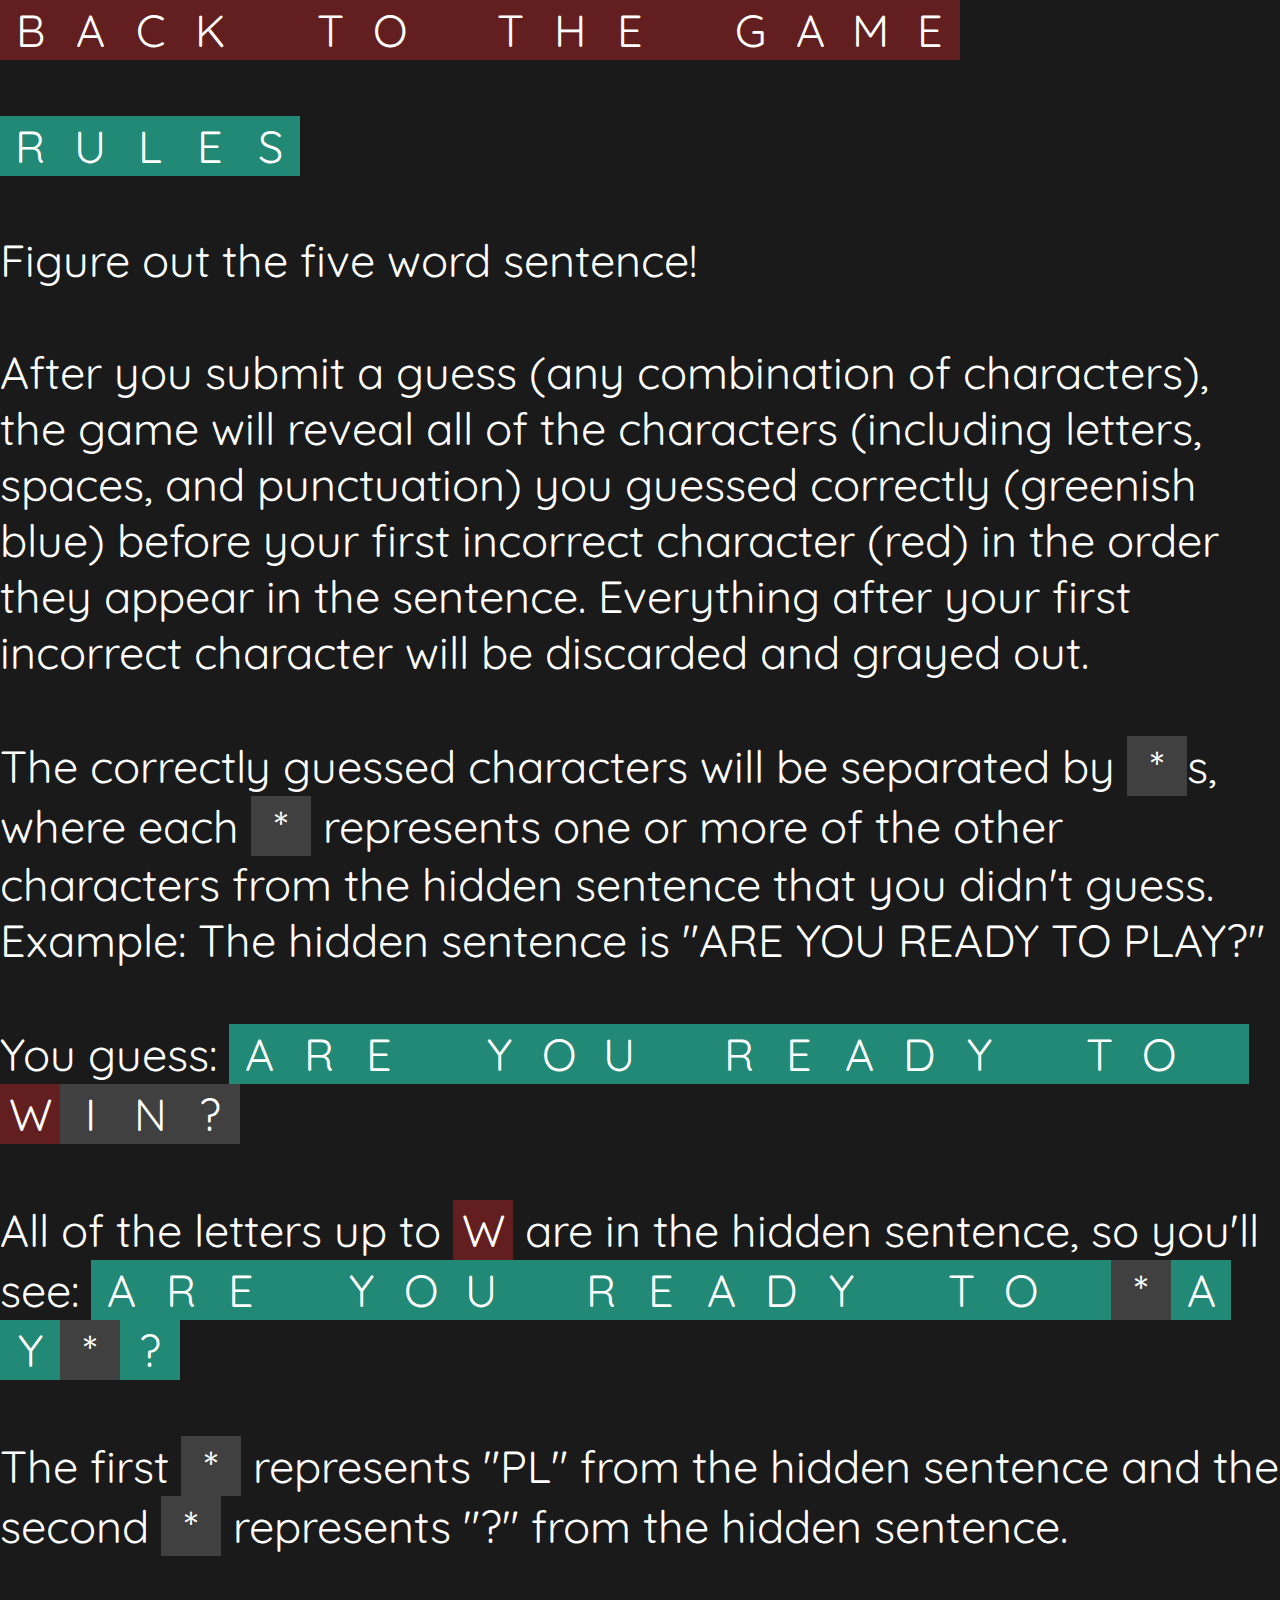
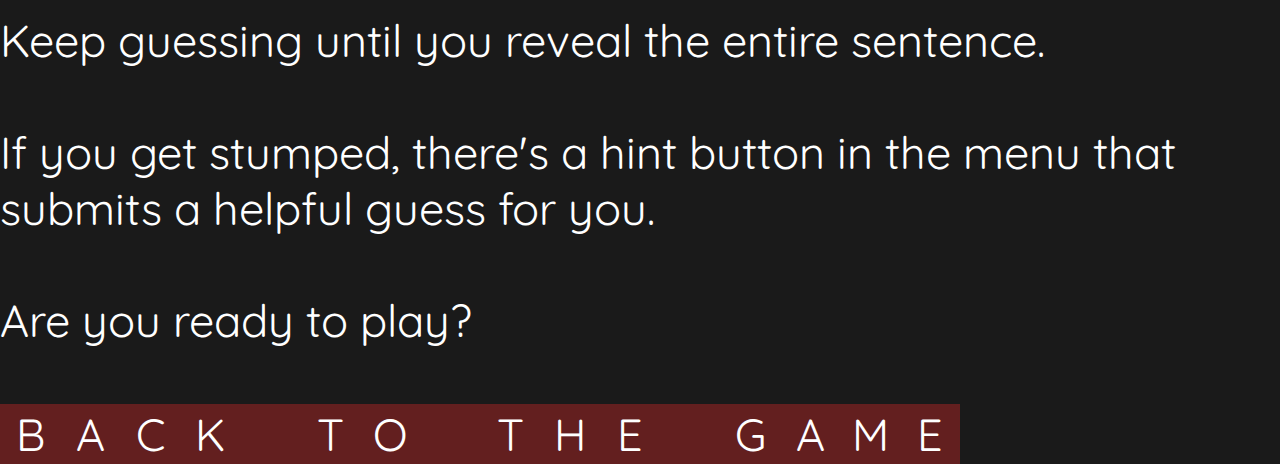
<file: sentencle/rules.html>
<!DOCTYPE html>
<html>

<head>
  <title>Sentencle Rules</title>
  <link rel="preconnect" href="https://fonts.googleapis.com">
    <link rel="preconnect" href="https://fonts.gstatic.com" crossorigin>
    <link href="https://fonts.googleapis.com/css2?family=Quicksand:wght@700&display=swap" rel="stylesheet">
    <link rel="icon" href="./favicon2.png?v=2"></link>

    <meta name="viewport" content="initial-scale=1.0,width=device-width" /></meta>

  <link rel="stylesheet" href="style.css"></link>
  
</head>
<body onLoad="makeAll()">
    <script>
        var gray = "#404040";
        var red = "#631f1f";
        var green = "#218976";
        function makeLetter(l, c=green){
            if (l == " "){
                return "<div class='letter' style='color:" + c + ";background-color:" + c + ";display:inline-block;float:none;'>,</div>";
            }
            return "<div class='letter' style='background-color:" + c + ";display:inline-block;float:none;'>" + l +"</div>";
        }
        function makeLetters(str, c=green){
            let ret = "";
            for (letter of str){
                ret += makeLetter(letter, c);
            }
            return ret;
        }
        function makeAll(){
            document.body.innerHTML += "<a href='./index.html'>" + makeLetters("BACK TO THE GAME", red) + "</a><br/><br/>"; //letter link
            document.body.innerHTML += makeLetters("RULES") + "<br/><br/>"; //big letters
            document.body.innerHTML += "Figure out the five word sentence!<br/><br/>";
            document.body.innerHTML += "After you submit a guess (any combination of characters), the game will reveal all of \
            the characters (including letters, spaces, and punctuation) you guessed correctly \
            (greenish blue) before your first incorrect character (red) in the order they appear in the sentence. \
            Everything after your first incorrect character will be discarded and grayed out.<br/><br/>";
            document.body.innerHTML += "The correctly guessed characters will be separated by ";
            document.body.innerHTML += makeLetter("*", gray);
            document.body.innerHTML += "s, where each ";
            document.body.innerHTML += makeLetter("*", gray);
            document.body.innerHTML += " represents one or more of the other characters from the hidden sentence that you didn't guess. <br/>";
            document.body.innerHTML += "Example: The hidden sentence is \"ARE YOU READY TO PLAY?\"<br/><br/>";
            document.body.innerHTML += "You guess: ";
            document.body.innerHTML += makeLetters("ARE YOU READY TO ", green); //colored letters
            document.body.innerHTML += makeLetters("W", red); //colored letters
            document.body.innerHTML += makeLetters("IN?", gray) + "<br/><br/>"; //colored letters
            document.body.innerHTML += "All of the letters up to ";
            document.body.innerHTML += makeLetter("W", red); //letter
            document.body.innerHTML += " are in the hidden sentence, so you'll see: ";
            document.body.innerHTML += makeLetters("ARE YOU READY TO ", green); //colored letters
            document.body.innerHTML += makeLetter("*", gray); //colored letters
            document.body.innerHTML += makeLetters("AY", green); //colored letters
            document.body.innerHTML += makeLetter("*", gray); //colored letters
            document.body.innerHTML += makeLetters("?", green); //colored letters
            document.body.innerHTML += "<br/><br/>"; //colored letters
            document.body.innerHTML += "The first "; 
            document.body.innerHTML += makeLetter("*", gray); //colored letters
            document.body.innerHTML += " represents ";
            document.body.innerHTML += "\"PL\""; //letters
            document.body.innerHTML += " from the hidden sentence and the second ";
            document.body.innerHTML += makeLetter("*", gray); //colored letters
            document.body.innerHTML += " represents ";
            document.body.innerHTML += "\"?\""; //letter
            document.body.innerHTML += " from the hidden sentence.<br/><br/>";
            document.body.innerHTML += "Keep guessing until you reveal the entire sentence.<br/><br/>";
            document.body.innerHTML += "If you get stumped, there's a hint button in the menu that submits a helpful guess for you.<br/><br/>";
            document.body.innerHTML += "Are you ready to play? <br/><br/>";
            document.body.innerHTML += "<a href='./index.html'>" + makeLetters("BACK TO THE GAME", red) + "</a>"; //letter link
            redraw();
        }
        function redraw(){
            document.body.style.fontSize = (window.innerHeight / 20).toString() + "px";
            for (letter of document.getElementsByClassName("letter")){
                letter.style.height = (window.innerHeight / 15).toString() + "px";
                letter.style.width = (window.innerHeight / 15).toString() + "px";
            }

        }
    </script>

</body>
</html>
</file>
<file: portfolio/style.css>
body{
    background-color: black;
    color: #EEEEEE;
    text-align: center;
    width:100%;
    height: 100%;
    font-weight: 400;
    font-family: 'Montserrat', sans-serif;
    font-size: max(3vw, 2vh);
    padding:0;
    margin: 0;
}
img{
    width:75vw;
    margin:auto;
    border-radius: 5vw;
}
h1{
    font-weight: 300;
    font-size: max(10vw, 5vh);
    margin-top:0;
    margin-bottom:0;
}
h2{
    font-size: max(5vw, 4vh);
    margin-top:0;
    margin-bottom:0;
    font-weight: 300;
    
}
h3{
    font-size: max(5vw, 4vh);
    margin-bottom:0;
    font-weight: 300;
    
}
a{
    color: #CCCCCC;
    text-decoration: none;
    font-weight: 600;
    font-size: max(3vw, 2vh);
}
i{
    font-size: max(3vw, 2vh);
}
a:hover{
    color:#FFFFFF;
}
p{
    font-size: max(3vw, 2vh);
    padding-left: 2vw;
    padding-right:2vw;
}

#follower{
    pointer-events: none;
    height:max(5vw, 5vh);
    width:max(5vw, 5vh);
    border-radius: max(2.5vw, 2.5vh);
    opacity:0;
    border-width: 0.1vw;
    border-style: solid;
    border-color: white;
    position: fixed;
    background-color: #404040;
    top:0;
    left:0;
    transition: opacity 500ms ease;
}
body:hover > #follower{
    opacity: 0.5;
}
</file>
<file: sentencle/style.css>
#menuBar{
    position: fixed;
    background-color: #2d2d2d;
}
#history{
    position: absolute;
    background-color: #1a1a1a;
}
#currentGuess{
    position: absolute;
    background-color: #404040;
}
#playWindow{
    position: absolute;
}
#keyboard{
    position: fixed;
    box-sizing: border-box;
    background-color: #2d2d2d;
    touch-action: manipulation;
}
#hamburger{
    cursor: pointer;
}
#bonusKeys{
    position: fixed;
    box-sizing: border-box;
    background-color: #2d2d2d;
}
#currentGuess{
    box-sizing: border-box;
}
#title{
    position:relative;
    top: 50%;
    left: 50%;
    transform: translate(-50%, -50%);
    padding: none;
    border: none;
    box-sizing: border-box;
}
#endscreen{
    position: relative;
    top: 50%;
    left: 50%;
    transform: translate(-50%, -50%);
    background-color: #2d2d2d;
}
#shareButton{
    cursor: pointer;
}
.enticing:hover{
    filter: brightness(75%);
}
.enticing:active{
    filter: brightness(100%);
}
#menu{
    background-color: #2d2d2d;
    color: white;
}
#menuHint{
    cursor: pointer;
    display: block;
}
#menuRules{
    cursor: pointer;
    display: block;
    float: left;
}
#menuClose{
    cursor: pointer;
    display: block;
}
#soundButton{
    cursor: pointer;
    background-image: url("sound_on.png");
    position:absolute;
    background-size: cover;
}
@keyframes blink{
    0% {opacity: 100%;}
    50% {opacity: 0%}
    100% {opacity: 100%;}
}
@keyframes turn-red{
    0% {background-color: #218976;}
    25% {background-color: #631f1f;}
    75% {background-color: #631f1f;}
    100% {background-color: #218976;}
}
@keyframes appear{
    0% {opacity: 0%;}
    100% {opacity: 100%;}
}
@keyframes shake{
    0% {transform: translateX(0%);}
    25% {transform: translateX(-10%);}
    50% {transform: translateX(0%);}
    75% {transform: translateX(10%);}
    100% {transform: translateX(0%);}
}
@keyframes grow{
    0% {transform: scale(0);}
    100% {transform: scale(1);}
}
@keyframes slide-left {
    0% {transform: translateX(-100vw);}
    100% {transform: translateX(0vw);}
}
@keyframes leave-left {
    0% {transform: translateX(0vw);}
    100% {transform: translateX(-100vw);}
}
@keyframes slide-right {
    0% {transform: translateX(100vw);}
    100% {transform: translateX(0vw);}
}
#cursor{
    background-color: #218976;
    border: none;
    padding: none;
    float: left;
    display: flex;
    flex-direction: column;
    animation-name: blink;
    animation-duration: 1s;
    animation-iteration-count: infinite;
}
#endscreenX{
    order: none;
    padding: none;
    position: absolute;
    cursor: pointer;
}
body{
    margin: 0;
    padding: 0;
    background-color: #1a1a1a;
    font-family: 'Quicksand', sans-serif;
    color: White;
}
.button:hover{
    background-color: #2d2d2d;
}
#Enter{
    background-color: #B9D8C6;
}
.button{
    background-color: #631f1f;
    color: #B9D8C6;
    border: none;
    padding: 0;
    text-align: center;
    display: inline-block;
    vertical-align: top;
    touch-action: manipulation;
    font-family: 'Quicksand', sans-serif;
    -webkit-text-size-adjust: none;
    cursor: pointer;
    user-select: none;
    -webkit-user-select: none;
    -ms-user-select: none;
    outline: none;
}
.letter{
    background-color: #218976;
    color: White;
    border: none;
    padding: none;
    text-align: center;
    float: left;
    display: flex;
    justify-content: center;
    align-content: center;
    flex-direction: column;
    font-family: 'Quicksand', sans-serif;
}
.guessBox{
    background-color: #1a1a1a;
    box-sizing: border-box;

}
.answerBox{
    background-color: #1a1a1a;
    box-sizing: border-box;
    border-bottom: dashed #404040;
}
</file>
<file: style.css>
*{
  padding: 0;
  margin: auto;
}
.line{
  background-color: #035E7B;
  margin: auto;
  position: absolute;
}
#game{
  background-color: #A3F7B5;
  margin: auto;
  position: absolute;
}
#menu{
  background-color: #035E7B;
  margin: auto;
  position: absolute;
}

#character{
  background-color: #035E7B;
  color: #E5F9E0;
  text-align: center;
  font-family: monospace,sans-serif;
  position: absolute;
}
#spacer{
  background-color: #2F9C95;
  color: #E5F9E0;
  text-align: center;
  font-family: monospace,sans-serif;
}
#infobox{
  margin: auto;
  background-color: #40C9A2;
  position: absolute;
}
#inputsquares{
  margin: auto;
  background-color: white;
  position: absolute;
}
@keyframes blink {
  from {opacity: 100%;}
  to {opacity: 0%;}
}
@keyframes red {
  from {background-color: #2F9C95;}
  to {background-color: DarkRed;}
}
.flash-red{
  opacity: 100%;
  animation-name: blink, red;
  animation-duration: 1s, 0.5s;
  animation-iteration-count: infinite, 1;
  animation-delay: 0.2s, 0s;
  animation-timing-function: steps(2, jump-none), linear;
}
.stop-flashing-red{
  animation-name: blink;
  animation-duration: 1s;
  animation-iteration-count: infinite;
  animation-timing-function: steps(2, jump-none);
}
#cursor{
  margin: auto;
  background-color: #2F9C95;
  position: absolute;
}
#winScreen{
  margin: auto;
  background-color: #2F9C95;
  position: absolute;
}
#keyboard{
  margin: auto;
  background-color: #2F9C95;
  position: fixed;
  touch-action: manipulation;
}

@keyframes slide-left {
  from {opacity: 0%; left: 0%; transform: translate(0%, 0);}
  to {opacity: 100%; left: 50%; transform: translate(-50%, 0);}
}
@keyframes slide-right {
  from {opacity: 0; left: 100%; transform: translate(-100%, 0);}
  to {opacity: 1; left: 50%; transform: translate(-50%, 0);}
}
@keyframes fade-in {
  from {opacity: 0%;}
  to {opacity: 100%;}
}
.winWord{
  background-color: #2F9C95;
  position: absolute;
  animation-name: slide-right;
  animation-fill-mode: forwards;
  animation-duration: 0.25s;
  opacity: 0;
}
#banner{
  margin: auto;
  background-color: #40C9A2;
  position: fixed;
  top : 0px;
}
#body{
  background-color: DarkSlateGray;
}
</file>
<file: clock/style.css>
#bigButton{
    height: 100vh;
    width: 100vw;
    position:fixed;
    top:0;
    left:0;
    z-index:997;
}
body{
    touch-action: manipulation;
    background-color: black;
}
#menu{
    background-color: #5097fa;
    height: 10vw;
    width: 10vw;
    color:white;
    position:fixed;
    top:3vw;
    right:3vw;
    font-size:8vw;
    text-align: center;
    border-radius: 5vw;
    cursor: pointer;
    transition: all 1s;
    z-index: 998;
    font-family: 'Atkinson Hyperlegible', sans-serif;
}
#plus{
    height: 10vw;
    width: 10vw;
    position:absolute;
    top:0vw;
    right:0vw;
    border-radius: 5vw;
    transition: 1s;
    z-index: 1000;
}
#panel{
    display:none;
    background-color: #404040;
    height:50vh;
    width: 70vw;
    position: fixed;
    top:25%;
    left: 15%;
    z-index: 999;
    border-radius: 2vw;
    opacity: 0.8;
    overflow-y: auto;
    cursor: default;
}
.vertical{
    height: 5vw;
    width: 1vw;
    top:2.5vw;
    position:absolute;
    background-color: white;
    right:4.5vw;
}
.horizontal{
    height: 1vw;
    width: 5vw;
    background-color: white;
    position: absolute;
    top: 4.5vw;
    right: 2.5vw;
    margin: auto;
}
#info{
    height:10vw;
    width:10vw;
    border-radius: 5vw;
    margin:auto;
    opacity: 0;
    transition: opacity 1s ease-in;

}
#minus{
    height:10vw;
    width:10vw;
    border-radius: 5vw;
    position: absolute;
    top:0;
    left:0;
    opacity: 0;
    transition: opacity 1s ease-in;
}
.wide{
    width: 30vw;
}
.narrow{
    width: 10vw;
}
h1{
    font-size: max(5vw, 4vh);
}
p{
    font-size: max(2vw, 2vh);
    margin:2vw;
}
</file>
